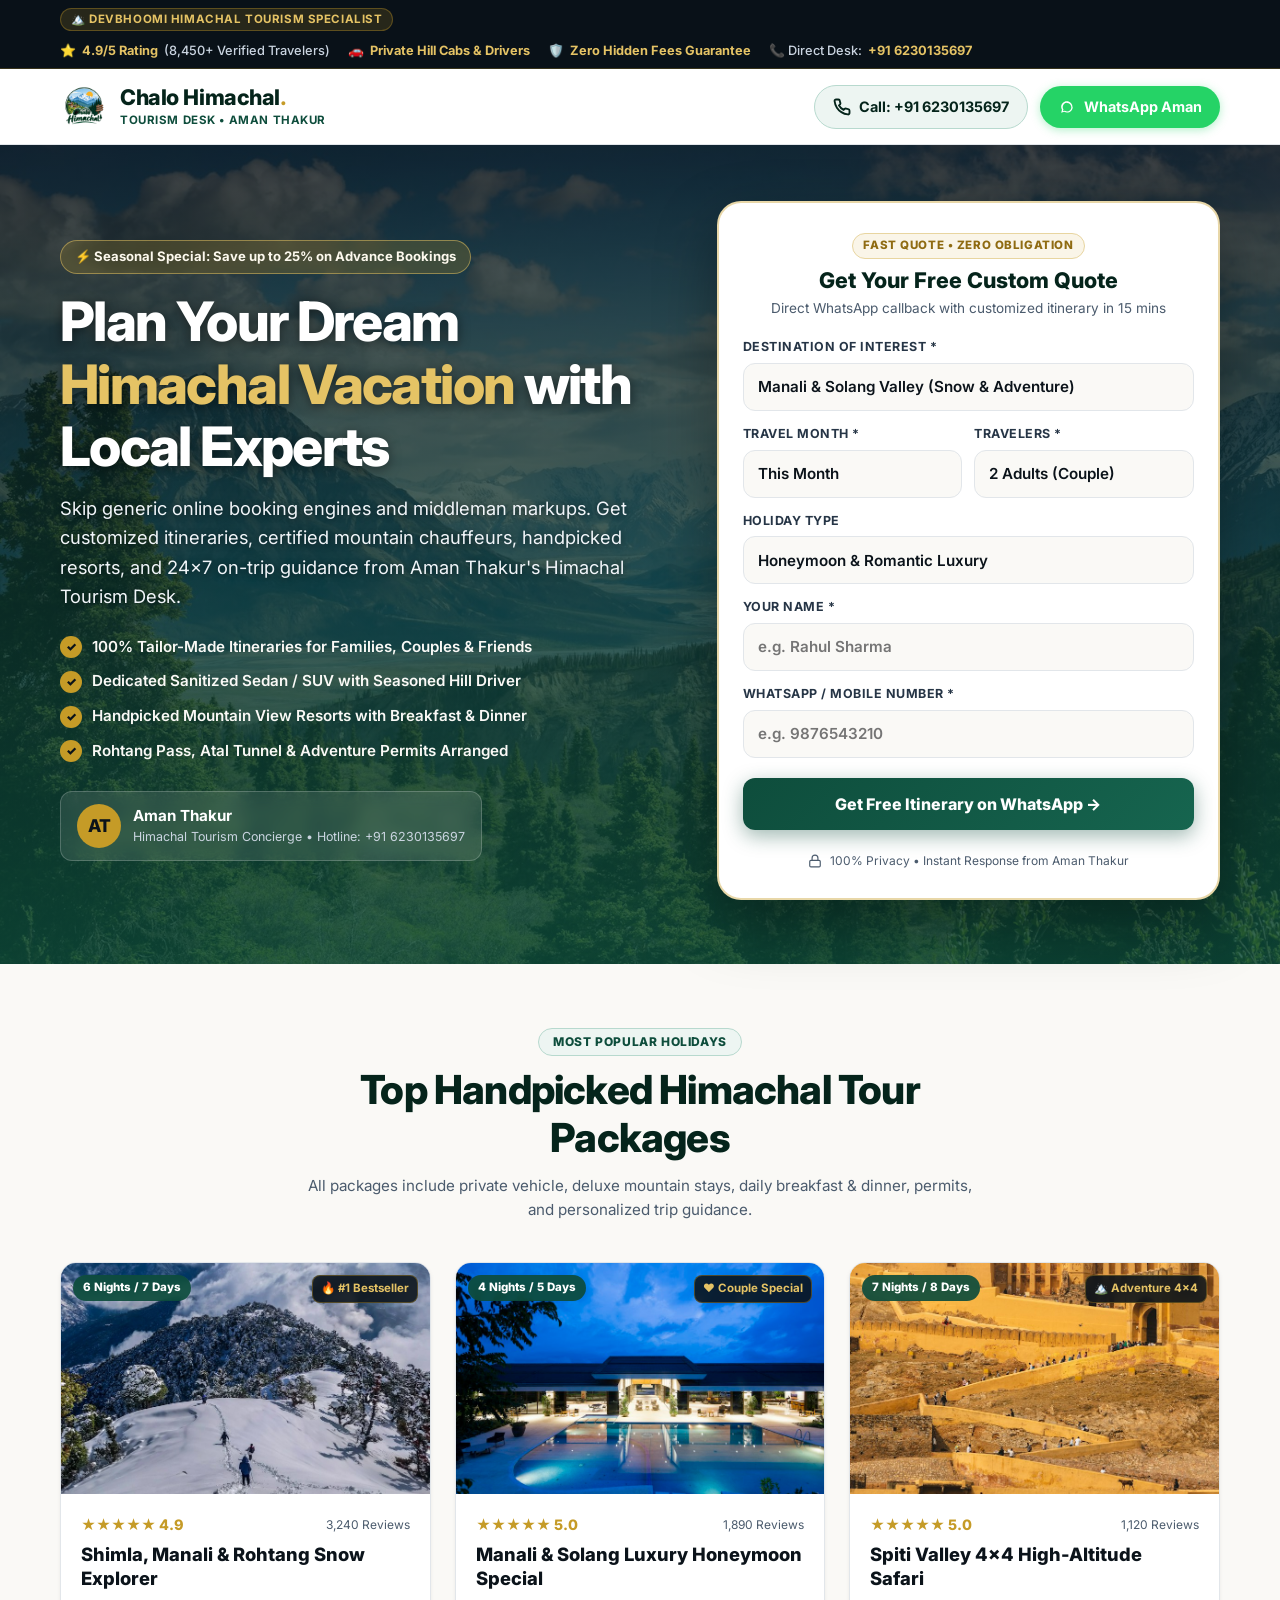
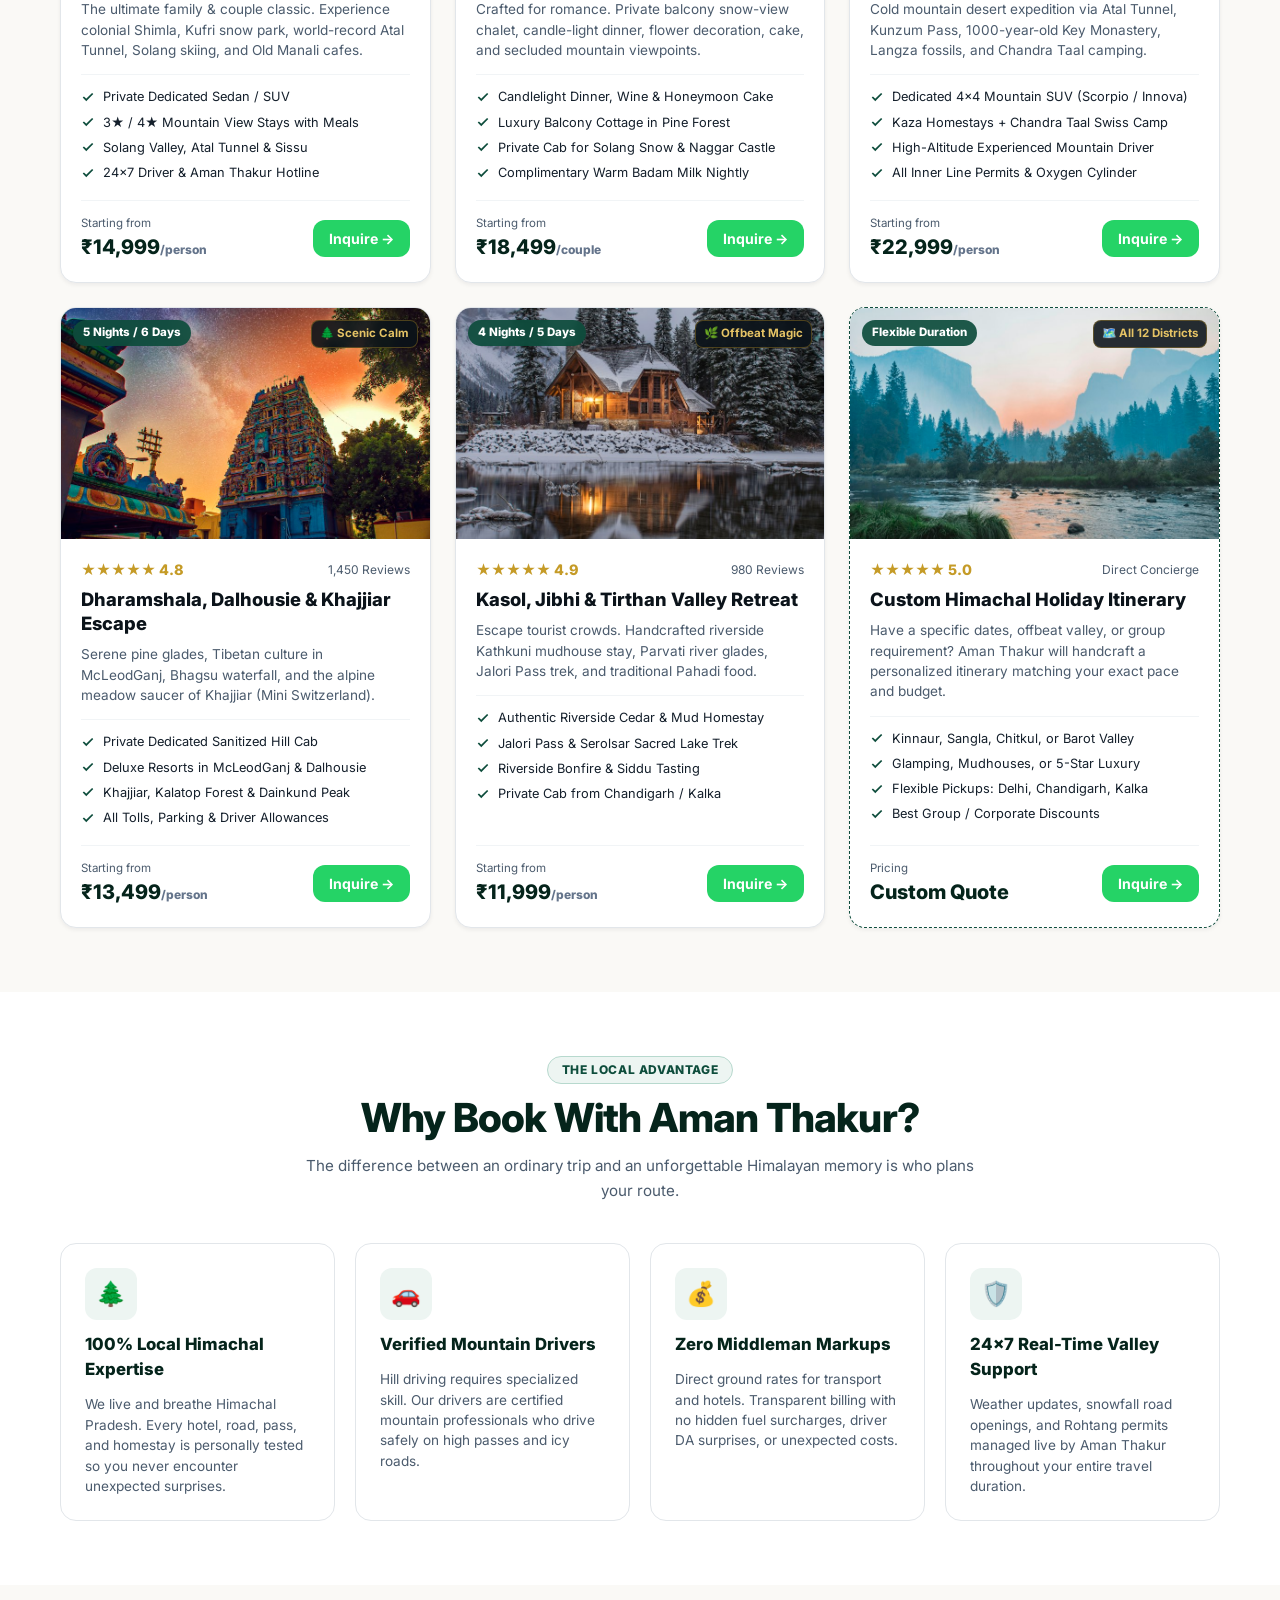
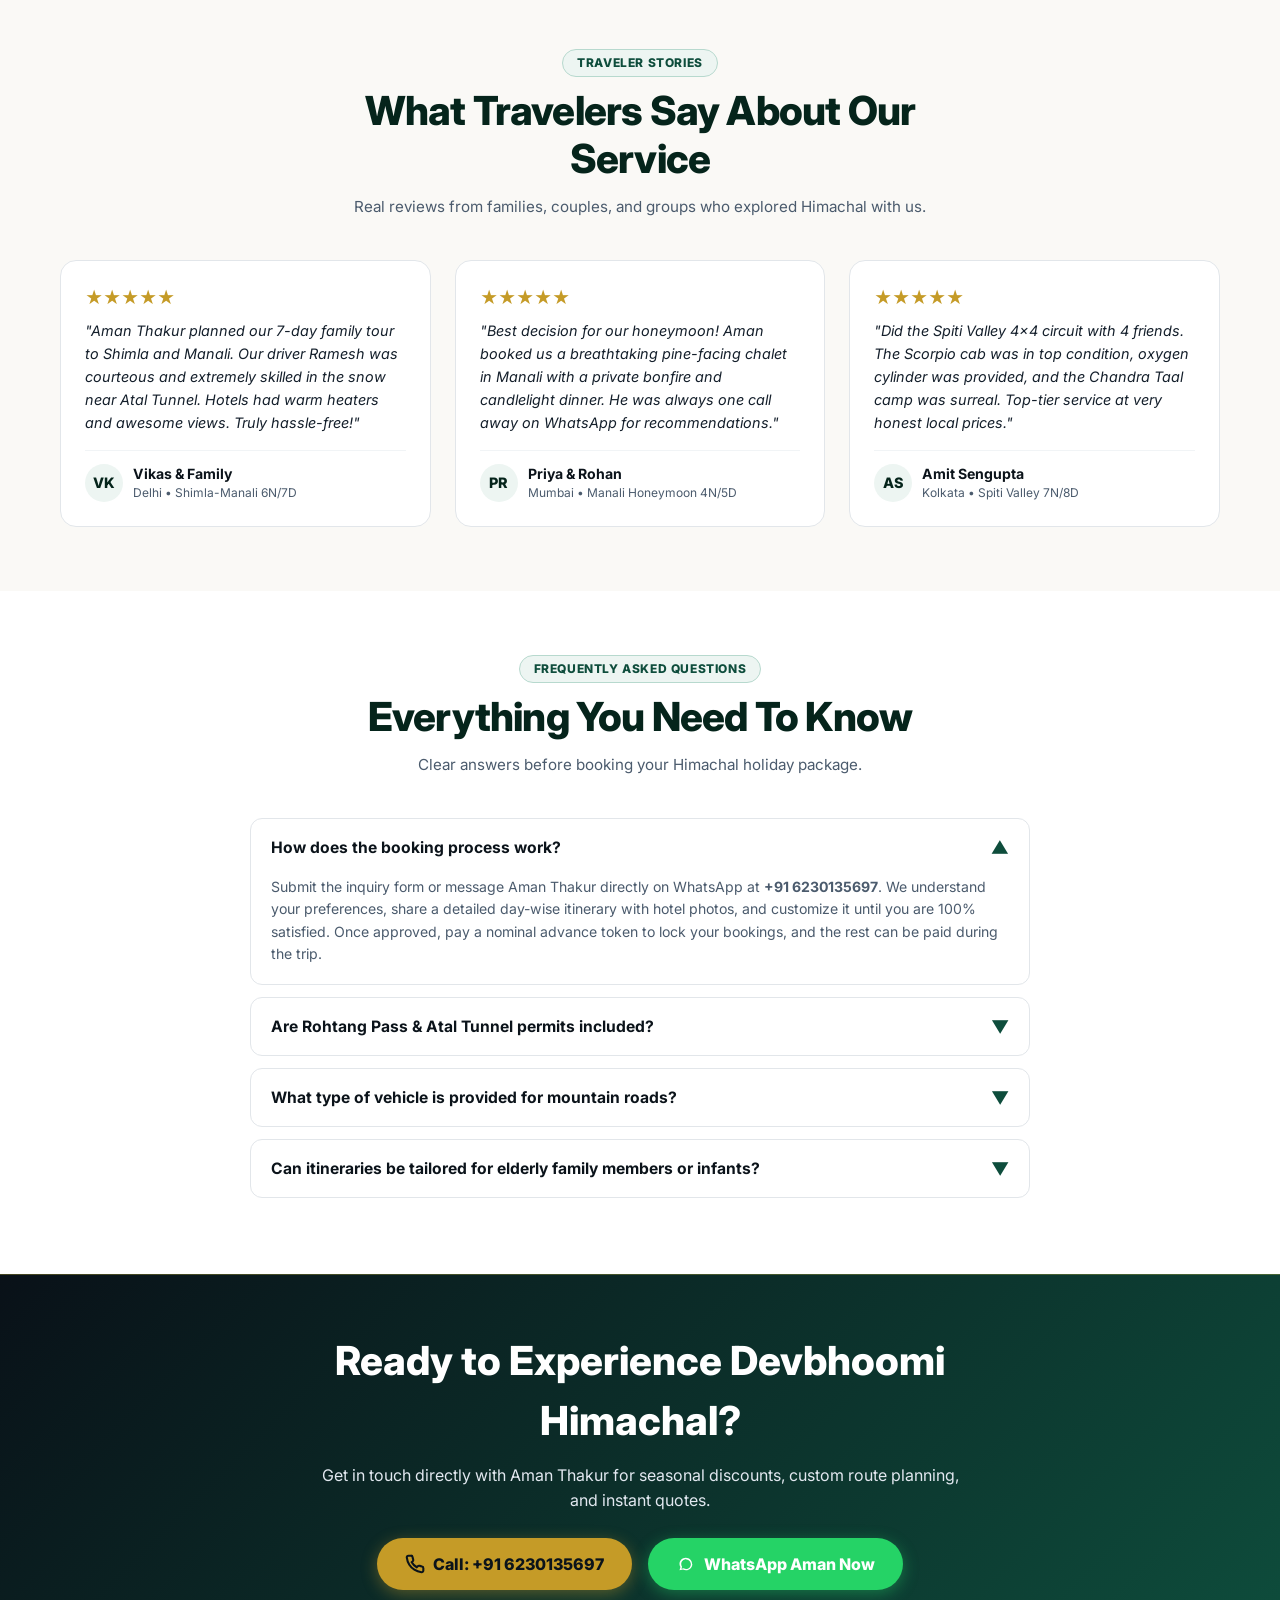
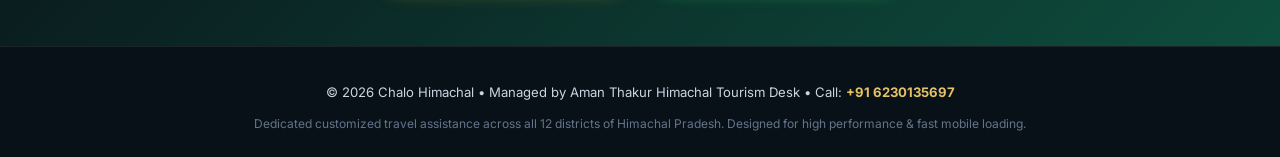
<file: lp/index.html>
<!DOCTYPE html>
<html lang="en">
<head>
  <meta charset="UTF-8">
  <meta name="viewport" content="width=device-width, initial-scale=1.0">
  <title>Himachal Tour Packages 2026 | Customized Mountain Holidays by Aman Thakur</title>
  <meta name="description" content="Book custom Himachal tour packages with local specialist Aman Thakur (+91 6230135697). Shimla, Manali snow tours, Rohtang permits, Spiti 4x4 safaris, and family luxury chalets. Direct local pricing with zero middleman markup.">
  <meta name="keywords" content="Himachal Tour Packages, Manali Tour Package, Shimla Honeymoon, Spiti Valley Tour, Himachal Holiday Package, Aman Thakur, Chalo Himachal">
  
  <!-- Preconnect for Performance -->
  <link rel="preconnect" href="https://fonts.googleapis.com">
  <link rel="preconnect" href="https://fonts.gstatic.com" crossorigin>
  <link rel="preconnect" href="https://images.unsplash.com">
  
  <!-- Typography & CSS -->
  <link href="https://fonts.googleapis.com/css2?family=Inter:wght@400;500;600;700;800;900&display=swap" rel="stylesheet">
  <link rel="stylesheet" href="lp-styles.css">
  
  <!-- Favicons -->
  <link rel="icon" type="image/png" href="favicon.png">
  <link rel="apple-touch-icon" href="favicon-180.png">
</head>
<body>

  <!-- 1. Top Trust & Quality Strip -->
  <div class="top-trust-strip" role="region" aria-label="Trust Signals">
    <div class="container trust-strip-inner">
      <div class="trust-badge-pill">
        <span>🏔️ Devbhoomi Himachal Tourism Specialist</span>
      </div>
      <div class="trust-items">
        <span class="trust-item">⭐ <strong>4.9/5 Rating</strong> (8,450+ Verified Travelers)</span>
        <span class="trust-item">🚗 <strong>Private Hill Cabs &amp; Drivers</strong></span>
        <span class="trust-item">🛡️ <strong>Zero Hidden Fees Guarantee</strong></span>
        <span class="trust-item">📞 Direct Desk: <a href="tel:6230135697" style="color: #E5C365; font-weight: 700;">+91 6230135697</a></span>
      </div>
    </div>
  </div>

  <!-- 2. Minimal Conversion Header (Zero Leak) -->
  <header class="lp-header" role="banner">
    <div class="container lp-header-inner">
      <div class="brand-block">
        <img src="chalo-himachal-logo.png" onerror="this.onerror=null;this.src='../chalo-himachal-logo.png';" alt="Chalo Himachal Logo" class="brand-logo-img">
        <div class="brand-titles">
          <span class="brand-name">Chalo Himachal<span>.</span></span>
          <span class="brand-sub">Tourism Desk &bull; Aman Thakur</span>
        </div>
      </div>

      <div class="header-cta-group">
        <a href="tel:6230135697" class="btn-header-call" aria-label="Call Aman Thakur">
          <svg width="18" height="18" viewBox="0 0 24 24" fill="none" stroke="currentColor" stroke-width="2.5"><path d="M22 16.92v3a2 2 0 0 1-2.18 2 19.79 19.79 0 0 1-8.63-3.07 19.5 19.5 0 0 1-6-6 19.79 19.79 0 0 1-3.07-8.67A2 2 0 0 1 4.11 2h3a2 2 0 0 1 2 1.72 12.84 12.84 0 0 0 .7 2.81 2 2 0 0 1-.45 2.11L8.09 9.91a16 16 0 0 0 6 6l1.27-1.27a2 2 0 0 1 2.11-.45 12.84 12.84 0 0 0 2.81.7A2 2 0 0 1 22 16.92z"/></svg>
          <span>Call: +91 6230135697</span>
        </a>
        <a href="https://wa.me/916230135697?text=Hi%20Aman,%20I%20saw%20your%20Google%20Ad%20and%20want%20to%20plan%20a%20trip%20to%20Himachal%20Pradesh." target="_blank" rel="noopener noreferrer" class="btn-header-wa" aria-label="WhatsApp Aman Thakur">
          <svg width="18" height="18" viewBox="0 0 24 24" fill="currentColor"><path d="M12.031 6.172c-3.181 0-5.767 2.586-5.768 5.766-.001 1.298.38 2.27 1.019 3.287l-.711 2.598 2.669-.699c.969.585 1.961.916 2.801.917h.001c3.182 0 5.768-2.587 5.769-5.766.001-3.182-2.585-5.767-5.769-5.767zm7.55 5.765c-.001 4.162-3.388 7.55-7.55 7.55-1.309 0-2.576-.341-3.69-1.001l-4.141 1.086 1.106-4.041c-.722-1.168-1.104-2.518-1.104-3.594.001-4.163 3.388-7.551 7.551-7.551 4.163 0 7.55 3.388 7.55 7.55z"/></svg>
          <span>WhatsApp Aman</span>
        </a>
      </div>
    </div>
  </header>

  <!-- 3. Hero Section & Fast Lead Capture Form -->
  <section class="lp-hero" id="heroLead">
    <div class="container hero-grid">
      <!-- Left: High Impact Value Proposition -->
      <div class="hero-content">
        <div class="urgency-badge">
          <span>⚡ Seasonal Special: Save up to 25% on Advance Bookings</span>
        </div>

        <h1 class="hero-title">
          Plan Your Dream <span class="highlight-gold">Himachal Vacation</span> with Local Experts
        </h1>

        <p class="hero-subtitle">
          Skip generic online booking engines and middleman markups. Get customized itineraries, certified mountain chauffeurs, handpicked resorts, and 24x7 on-trip guidance from Aman Thakur's Himachal Tourism Desk.
        </p>

        <ul class="hero-value-points">
          <li class="hero-value-point">
            <span class="check-icon">✓</span>
            <span>100% Tailor-Made Itineraries for Families, Couples &amp; Friends</span>
          </li>
          <li class="hero-value-point">
            <span class="check-icon">✓</span>
            <span>Dedicated Sanitized Sedan / SUV with Seasoned Hill Driver</span>
          </li>
          <li class="hero-value-point">
            <span class="check-icon">✓</span>
            <span>Handpicked Mountain View Resorts with Breakfast &amp; Dinner</span>
          </li>
          <li class="hero-value-point">
            <span class="check-icon">✓</span>
            <span>Rohtang Pass, Atal Tunnel &amp; Adventure Permits Arranged</span>
          </li>
        </ul>

        <div class="hero-advisor-chip">
          <div class="advisor-avatar">AT</div>
          <div class="advisor-meta">
            <span class="advisor-name">Aman Thakur</span>
            <span class="advisor-role">Himachal Tourism Concierge &bull; Hotline: +91 6230135697</span>
          </div>
        </div>
      </div>

      <!-- Right: Above-the-Fold Lead Capture Form -->
      <div class="lead-form-card" id="leadCaptureForm">
        <div class="form-header">
          <span class="form-tag">Fast Quote &bull; Zero Obligation</span>
          <h2 class="form-title">Get Your Free Custom Quote</h2>
          <p class="form-sub">Direct WhatsApp callback with customized itinerary in 15 mins</p>
        </div>

        <form class="lead-form" id="adLeadForm">
          <div class="form-field-group">
            <label for="destSelect" class="form-label">Destination of Interest *</label>
            <select id="destSelect" class="form-select" required>
              <option value="Manali & Solang Valley (Snow & Adventure)">Manali &amp; Solang Valley (Snow &amp; Adventure)</option>
              <option value="Shimla & Kufri (Colonial Heritage)">Shimla &amp; Kufri (Colonial Heritage)</option>
              <option value="Complete Himachal Explorer (Shimla + Manali)">Complete Himachal Explorer (Shimla + Manali)</option>
              <option value="Spiti Valley 4x4 High-Altitude Expedition">Spiti Valley 4x4 High-Altitude Expedition</option>
              <option value="Dharamshala, Dalhousie & Khajjiar">Dharamshala, Dalhousie &amp; Khajjiar</option>
              <option value="Kasol, Jibhi & Tirthan Valley (Offbeat)">Kasol, Jibhi &amp; Tirthan Valley (Offbeat)</option>
              <option value="Custom Himachal Tour (All 12 Districts)">Custom Himachal Tour (All 12 Districts)</option>
            </select>
          </div>

          <div class="form-row-2">
            <div class="form-field-group">
              <label for="travelDate" class="form-label">Travel Month *</label>
              <select id="travelDate" class="form-select" required>
                <option value="This Month">This Month</option>
                <option value="Next Month">Next Month</option>
                <option value="Winter / Snow Season">Winter / Snow Season</option>
                <option value="Spring / Summer 2026">Spring / Summer 2026</option>
                <option value="Dates Flexible">Dates Flexible</option>
              </select>
            </div>

            <div class="form-field-group">
              <label for="travelerCount" class="form-label">Travelers *</label>
              <select id="travelerCount" class="form-select" required>
                <option value="2 Adults (Couple)">2 Adults (Couple)</option>
                <option value="Family (3-4 Persons)">Family (3-4 Persons)</option>
                <option value="Group (5-8 Persons)">Group (5-8 Persons)</option>
                <option value="Large Group (9+ Persons)">Large Group (9+ Persons)</option>
                <option value="Solo / Backpacking">Solo / Backpacking</option>
              </select>
            </div>
          </div>

          <div class="form-field-group">
            <label for="tripType" class="form-label">Holiday Type</label>
            <select id="tripType" class="form-select">
              <option value="Honeymoon & Romantic">Honeymoon &amp; Romantic Luxury</option>
              <option value="Family Holiday">Family Holiday with Kids/Parents</option>
              <option value="Friends Adventure & Snow">Friends Adventure &amp; Snow Tour</option>
              <option value="Peaceful Offbeat Homestay">Peaceful Offbeat Homestay &amp; Nature</option>
            </select>
          </div>

          <div class="form-field-group">
            <label for="travelerName" class="form-label">Your Name *</label>
            <input type="text" id="travelerName" class="form-input" placeholder="e.g. Rahul Sharma" required>
          </div>

          <div class="form-field-group">
            <label for="travelerPhone" class="form-label">WhatsApp / Mobile Number *</label>
            <input type="tel" id="travelerPhone" class="form-input" placeholder="e.g. 9876543210" pattern="[0-9]{10}" required>
          </div>

          <button type="submit" class="btn-submit-lead" id="btnSubmitLead">
            <span>Get Free Itinerary on WhatsApp &rarr;</span>
          </button>

          <div class="form-guarantee">
            <svg width="14" height="14" viewBox="0 0 24 24" fill="none" stroke="currentColor" stroke-width="2"><rect x="3" y="11" width="18" height="11" rx="2" ry="2"/><path d="M7 11V7a5 5 0 0 1 10 0v4"/></svg>
            <span>100% Privacy &bull; Instant Response from Aman Thakur</span>
          </div>
        </form>
      </div>
    </div>
  </section>

  <!-- 4. Top Bestselling Google Ads Tour Packages -->
  <section class="section-py bg-slate" id="adPackages">
    <div class="container">
      <div class="section-title-wrap">
        <span class="section-pill">Most Popular Holidays</span>
        <h2 class="section-heading">Top Handpicked Himachal Tour Packages</h2>
        <p class="section-subtext">All packages include private vehicle, deluxe mountain stays, daily breakfast &amp; dinner, permits, and personalized trip guidance.</p>
      </div>

      <div class="packages-grid">
        <!-- Package 1: Shimla & Manali -->
        <article class="package-card">
          <div class="package-media">
            <img src="images/shimla-manali.jpg" onerror="this.onerror=null;this.src='https://images.unsplash.com/photo-1626621341517-bbf3d9990a23?w=800&auto=format&fit=crop&q=80';" alt="Shimla Manali Rohtang Tour Package" loading="eager" decoding="async">
            <span class="package-duration-pill">6 Nights / 7 Days</span>
            <span class="package-deal-chip">🔥 #1 Bestseller</span>
          </div>
          <div class="package-body">
            <div class="package-rating-row">
              <span class="star-rating">★★★★★ 4.9</span>
              <span class="rating-count">3,240 Reviews</span>
            </div>
            <h3 class="package-title">Shimla, Manali &amp; Rohtang Snow Explorer</h3>
            <p class="package-desc">The ultimate family &amp; couple classic. Experience colonial Shimla, Kufri snow park, world-record Atal Tunnel, Solang skiing, and Old Manali cafes.</p>
            <ul class="inclusions-list">
              <li><svg viewBox="0 0 24 24" fill="none" stroke="currentColor" stroke-width="3"><polyline points="20 6 9 17 4 12"/></svg> Private Dedicated Sedan / SUV</li>
              <li><svg viewBox="0 0 24 24" fill="none" stroke="currentColor" stroke-width="3"><polyline points="20 6 9 17 4 12"/></svg> 3★ / 4★ Mountain View Stays with Meals</li>
              <li><svg viewBox="0 0 24 24" fill="none" stroke="currentColor" stroke-width="3"><polyline points="20 6 9 17 4 12"/></svg> Solang Valley, Atal Tunnel &amp; Sissu</li>
              <li><svg viewBox="0 0 24 24" fill="none" stroke="currentColor" stroke-width="3"><polyline points="20 6 9 17 4 12"/></svg> 24x7 Driver &amp; Aman Thakur Hotline</li>
            </ul>
            <div class="package-footer">
              <div class="package-price-wrap">
                <span class="package-price-sub">Starting from</span>
                <span class="package-price-val">₹14,999<small style="font-size:0.75rem; color:#64748B;">/person</small></span>
              </div>
              <button class="btn-package-inquire" data-package="Shimla & Manali Snow Explorer" data-dest="Complete Himachal Explorer (Shimla + Manali)">
                <span>Inquire &rarr;</span>
              </button>
            </div>
          </div>
        </article>

        <!-- Package 2: Manali Honeymoon Special -->
        <article class="package-card">
          <div class="package-media">
            <img src="images/honeymoon.jpg" onerror="this.onerror=null;this.src='https://images.unsplash.com/photo-1542314831-068cd1dbfeeb?w=800&auto=format&fit=crop&q=80';" alt="Manali Honeymoon Special Package" loading="eager" decoding="async">
            <span class="package-duration-pill">4 Nights / 5 Days</span>
            <span class="package-deal-chip">❤️ Couple Special</span>
          </div>
          <div class="package-body">
            <div class="package-rating-row">
              <span class="star-rating">★★★★★ 5.0</span>
              <span class="rating-count">1,890 Reviews</span>
            </div>
            <h3 class="package-title">Manali &amp; Solang Luxury Honeymoon Special</h3>
            <p class="package-desc">Crafted for romance. Private balcony snow-view chalet, candle-light dinner, flower decoration, cake, and secluded mountain viewpoints.</p>
            <ul class="inclusions-list">
              <li><svg viewBox="0 0 24 24" fill="none" stroke="currentColor" stroke-width="3"><polyline points="20 6 9 17 4 12"/></svg> Candlelight Dinner, Wine &amp; Honeymoon Cake</li>
              <li><svg viewBox="0 0 24 24" fill="none" stroke="currentColor" stroke-width="3"><polyline points="20 6 9 17 4 12"/></svg> Luxury Balcony Cottage in Pine Forest</li>
              <li><svg viewBox="0 0 24 24" fill="none" stroke="currentColor" stroke-width="3"><polyline points="20 6 9 17 4 12"/></svg> Private Cab for Solang Snow &amp; Naggar Castle</li>
              <li><svg viewBox="0 0 24 24" fill="none" stroke="currentColor" stroke-width="3"><polyline points="20 6 9 17 4 12"/></svg> Complimentary Warm Badam Milk Nightly</li>
            </ul>
            <div class="package-footer">
              <div class="package-price-wrap">
                <span class="package-price-sub">Starting from</span>
                <span class="package-price-val">₹18,499<small style="font-size:0.75rem; color:#64748B;">/couple</small></span>
              </div>
              <button class="btn-package-inquire" data-package="Manali Luxury Honeymoon" data-dest="Manali & Solang Valley (Snow & Adventure)">
                <span>Inquire &rarr;</span>
              </button>
            </div>
          </div>
        </article>

        <!-- Package 3: Spiti Valley 4x4 Expedition -->
        <article class="package-card">
          <div class="package-media">
            <img src="images/spiti-safari.jpg" onerror="this.onerror=null;this.src='https://images.unsplash.com/photo-1599661046289-e31897846e41?w=800&auto=format&fit=crop&q=80';" alt="Spiti Valley 4x4 Safari Tour Package" loading="eager" decoding="async">
            <span class="package-duration-pill">7 Nights / 8 Days</span>
            <span class="package-deal-chip">🏔️ Adventure 4x4</span>
          </div>
          <div class="package-body">
            <div class="package-rating-row">
              <span class="star-rating">★★★★★ 5.0</span>
              <span class="rating-count">1,120 Reviews</span>
            </div>
            <h3 class="package-title">Spiti Valley 4x4 High-Altitude Safari</h3>
            <p class="package-desc">Cold mountain desert expedition via Atal Tunnel, Kunzum Pass, 1000-year-old Key Monastery, Langza fossils, and Chandra Taal camping.</p>
            <ul class="inclusions-list">
              <li><svg viewBox="0 0 24 24" fill="none" stroke="currentColor" stroke-width="3"><polyline points="20 6 9 17 4 12"/></svg> Dedicated 4x4 Mountain SUV (Scorpio / Innova)</li>
              <li><svg viewBox="0 0 24 24" fill="none" stroke="currentColor" stroke-width="3"><polyline points="20 6 9 17 4 12"/></svg> Kaza Homestays + Chandra Taal Swiss Camp</li>
              <li><svg viewBox="0 0 24 24" fill="none" stroke="currentColor" stroke-width="3"><polyline points="20 6 9 17 4 12"/></svg> High-Altitude Experienced Mountain Driver</li>
              <li><svg viewBox="0 0 24 24" fill="none" stroke="currentColor" stroke-width="3"><polyline points="20 6 9 17 4 12"/></svg> All Inner Line Permits &amp; Oxygen Cylinder</li>
            </ul>
            <div class="package-footer">
              <div class="package-price-wrap">
                <span class="package-price-sub">Starting from</span>
                <span class="package-price-val">₹22,999<small style="font-size:0.75rem; color:#64748B;">/person</small></span>
              </div>
              <button class="btn-package-inquire" data-package="Spiti Valley 4x4 Safari" data-dest="Spiti Valley 4x4 High-Altitude Expedition">
                <span>Inquire &rarr;</span>
              </button>
            </div>
          </div>
        </article>

        <!-- Package 4: Dharamshala & Dalhousie -->
        <article class="package-card">
          <div class="package-media">
            <img src="images/dharamshala.jpg" onerror="this.onerror=null;this.src='https://images.unsplash.com/photo-1582510003544-4d00b7f74220?w=800&auto=format&fit=crop&q=80';" alt="Dharamshala Dalhousie Tour Package" loading="eager" decoding="async">
            <span class="package-duration-pill">5 Nights / 6 Days</span>
            <span class="package-deal-chip">🌲 Scenic Calm</span>
          </div>
          <div class="package-body">
            <div class="package-rating-row">
              <span class="star-rating">★★★★★ 4.8</span>
              <span class="rating-count">1,450 Reviews</span>
            </div>
            <h3 class="package-title">Dharamshala, Dalhousie &amp; Khajjiar Escape</h3>
            <p class="package-desc">Serene pine glades, Tibetan culture in McLeodGanj, Bhagsu waterfall, and the alpine meadow saucer of Khajjiar (Mini Switzerland).</p>
            <ul class="inclusions-list">
              <li><svg viewBox="0 0 24 24" fill="none" stroke="currentColor" stroke-width="3"><polyline points="20 6 9 17 4 12"/></svg> Private Dedicated Sanitized Hill Cab</li>
              <li><svg viewBox="0 0 24 24" fill="none" stroke="currentColor" stroke-width="3"><polyline points="20 6 9 17 4 12"/></svg> Deluxe Resorts in McLeodGanj &amp; Dalhousie</li>
              <li><svg viewBox="0 0 24 24" fill="none" stroke="currentColor" stroke-width="3"><polyline points="20 6 9 17 4 12"/></svg> Khajjiar, Kalatop Forest &amp; Dainkund Peak</li>
              <li><svg viewBox="0 0 24 24" fill="none" stroke="currentColor" stroke-width="3"><polyline points="20 6 9 17 4 12"/></svg> All Tolls, Parking &amp; Driver Allowances</li>
            </ul>
            <div class="package-footer">
              <div class="package-price-wrap">
                <span class="package-price-sub">Starting from</span>
                <span class="package-price-val">₹13,499<small style="font-size:0.75rem; color:#64748B;">/person</small></span>
              </div>
              <button class="btn-package-inquire" data-package="Dharamshala & Dalhousie Escape" data-dest="Dharamshala, Dalhousie & Khajjiar">
                <span>Inquire &rarr;</span>
              </button>
            </div>
          </div>
        </article>

        <!-- Package 5: Kasol & Jibhi Offbeat -->
        <article class="package-card">
          <div class="package-media">
            <img src="images/kasol-jibhi.jpg" onerror="this.onerror=null;this.src='https://images.unsplash.com/photo-1510798831971-661eb04b3739?w=800&auto=format&fit=crop&q=80';" alt="Kasol Jibhi Tirthan Tour Package" loading="eager" decoding="async">
            <span class="package-duration-pill">4 Nights / 5 Days</span>
            <span class="package-deal-chip">🌿 Offbeat Magic</span>
          </div>
          <div class="package-body">
            <div class="package-rating-row">
              <span class="star-rating">★★★★★ 4.9</span>
              <span class="rating-count">980 Reviews</span>
            </div>
            <h3 class="package-title">Kasol, Jibhi &amp; Tirthan Valley Retreat</h3>
            <p class="package-desc">Escape tourist crowds. Handcrafted riverside Kathkuni mudhouse stay, Parvati river glades, Jalori Pass trek, and traditional Pahadi food.</p>
            <ul class="inclusions-list">
              <li><svg viewBox="0 0 24 24" fill="none" stroke="currentColor" stroke-width="3"><polyline points="20 6 9 17 4 12"/></svg> Authentic Riverside Cedar &amp; Mud Homestay</li>
              <li><svg viewBox="0 0 24 24" fill="none" stroke="currentColor" stroke-width="3"><polyline points="20 6 9 17 4 12"/></svg> Jalori Pass &amp; Serolsar Sacred Lake Trek</li>
              <li><svg viewBox="0 0 24 24" fill="none" stroke="currentColor" stroke-width="3"><polyline points="20 6 9 17 4 12"/></svg> Riverside Bonfire &amp; Siddu Tasting</li>
              <li><svg viewBox="0 0 24 24" fill="none" stroke="currentColor" stroke-width="3"><polyline points="20 6 9 17 4 12"/></svg> Private Cab from Chandigarh / Kalka</li>
            </ul>
            <div class="package-footer">
              <div class="package-price-wrap">
                <span class="package-price-sub">Starting from</span>
                <span class="package-price-val">₹11,999<small style="font-size:0.75rem; color:#64748B;">/person</small></span>
              </div>
              <button class="btn-package-inquire" data-package="Kasol & Jibhi Offbeat Retreat" data-dest="Kasol, Jibhi & Tirthan Valley (Offbeat)">
                <span>Inquire &rarr;</span>
              </button>
            </div>
          </div>
        </article>

        <!-- Package 6: Custom Itinerary Card -->
        <article class="package-card" style="border-style: dashed; border-color: var(--primary);">
          <div class="package-media">
            <img src="images/custom-himachal.jpg" onerror="this.onerror=null;this.src='https://images.unsplash.com/photo-1506744038136-46273834b3fb?w=800&auto=format&fit=crop&q=80';" alt="Custom Himachal Tour Package" loading="eager" decoding="async">
            <span class="package-duration-pill">Flexible Duration</span>
            <span class="package-deal-chip">🗺️ All 12 Districts</span>
          </div>
          <div class="package-body">
            <div class="package-rating-row">
              <span class="star-rating">★★★★★ 5.0</span>
              <span class="rating-count">Direct Concierge</span>
            </div>
            <h3 class="package-title">Custom Himachal Holiday Itinerary</h3>
            <p class="package-desc">Have a specific dates, offbeat valley, or group requirement? Aman Thakur will handcraft a personalized itinerary matching your exact pace and budget.</p>
            <ul class="inclusions-list">
              <li><svg viewBox="0 0 24 24" fill="none" stroke="currentColor" stroke-width="3"><polyline points="20 6 9 17 4 12"/></svg> Kinnaur, Sangla, Chitkul, or Barot Valley</li>
              <li><svg viewBox="0 0 24 24" fill="none" stroke="currentColor" stroke-width="3"><polyline points="20 6 9 17 4 12"/></svg> Glamping, Mudhouses, or 5-Star Luxury</li>
              <li><svg viewBox="0 0 24 24" fill="none" stroke="currentColor" stroke-width="3"><polyline points="20 6 9 17 4 12"/></svg> Flexible Pickups: Delhi, Chandigarh, Kalka</li>
              <li><svg viewBox="0 0 24 24" fill="none" stroke="currentColor" stroke-width="3"><polyline points="20 6 9 17 4 12"/></svg> Best Group / Corporate Discounts</li>
            </ul>
            <div class="package-footer">
              <div class="package-price-wrap">
                <span class="package-price-sub">Pricing</span>
                <span class="package-price-val">Custom Quote</span>
              </div>
              <button class="btn-package-inquire" data-package="Custom Tour Itinerary" data-dest="Custom Himachal Tour (All 12 Districts)">
                <span>Inquire &rarr;</span>
              </button>
            </div>
          </div>
        </article>
      </div>
    </div>
  </section>

  <!-- 5. Why Choose Aman Thakur's Himachal Desk -->
  <section class="section-py" id="whyUs">
    <div class="container">
      <div class="section-title-wrap">
        <span class="section-pill">The Local Advantage</span>
        <h2 class="section-heading">Why Book With Aman Thakur?</h2>
        <p class="section-subtext">The difference between an ordinary trip and an unforgettable Himalayan memory is who plans your route.</p>
      </div>

      <div class="why-grid">
        <div class="why-card">
          <div class="why-icon-box">🌲</div>
          <h4>100% Local Himachal Expertise</h4>
          <p>We live and breathe Himachal Pradesh. Every hotel, road, pass, and homestay is personally tested so you never encounter unexpected surprises.</p>
        </div>

        <div class="why-card">
          <div class="why-icon-box">🚗</div>
          <h4>Verified Mountain Drivers</h4>
          <p>Hill driving requires specialized skill. Our drivers are certified mountain professionals who drive safely on high passes and icy roads.</p>
        </div>

        <div class="why-card">
          <div class="why-icon-box">💰</div>
          <h4>Zero Middleman Markups</h4>
          <p>Direct ground rates for transport and hotels. Transparent billing with no hidden fuel surcharges, driver DA surprises, or unexpected costs.</p>
        </div>

        <div class="why-card">
          <div class="why-icon-box">🛡️</div>
          <h4>24x7 Real-Time Valley Support</h4>
          <p>Weather updates, snowfall road openings, and Rohtang permits managed live by Aman Thakur throughout your entire travel duration.</p>
        </div>
      </div>
    </div>
  </section>

  <!-- 6. Verified Traveler Testimonials -->
  <section class="section-py bg-slate" id="testimonials">
    <div class="container">
      <div class="section-title-wrap">
        <span class="section-pill">Traveler Stories</span>
        <h2 class="section-heading">What Travelers Say About Our Service</h2>
        <p class="section-subtext">Real reviews from families, couples, and groups who explored Himachal with us.</p>
      </div>

      <div class="reviews-grid">
        <div class="review-box">
          <div class="review-stars">★★★★★</div>
          <p class="review-text">
            "Aman Thakur planned our 7-day family tour to Shimla and Manali. Our driver Ramesh was courteous and extremely skilled in the snow near Atal Tunnel. Hotels had warm heaters and awesome views. Truly hassle-free!"
          </p>
          <div class="reviewer-meta">
            <div class="reviewer-avatar">VK</div>
            <div class="reviewer-info">
              <span class="reviewer-name">Vikas &amp; Family</span>
              <span class="reviewer-trip">Delhi &bull; Shimla-Manali 6N/7D</span>
            </div>
          </div>
        </div>

        <div class="review-box">
          <div class="review-stars">★★★★★</div>
          <p class="review-text">
            "Best decision for our honeymoon! Aman booked us a breathtaking pine-facing chalet in Manali with a private bonfire and candlelight dinner. He was always one call away on WhatsApp for recommendations."
          </p>
          <div class="reviewer-meta">
            <div class="reviewer-avatar">PR</div>
            <div class="reviewer-info">
              <span class="reviewer-name">Priya &amp; Rohan</span>
              <span class="reviewer-trip">Mumbai &bull; Manali Honeymoon 4N/5D</span>
            </div>
          </div>
        </div>

        <div class="review-box">
          <div class="review-stars">★★★★★</div>
          <p class="review-text">
            "Did the Spiti Valley 4x4 circuit with 4 friends. The Scorpio cab was in top condition, oxygen cylinder was provided, and the Chandra Taal camp was surreal. Top-tier service at very honest local prices."
          </p>
          <div class="reviewer-meta">
            <div class="reviewer-avatar">AS</div>
            <div class="reviewer-info">
              <span class="reviewer-name">Amit Sengupta</span>
              <span class="reviewer-trip">Kolkata &bull; Spiti Valley 7N/8D</span>
            </div>
          </div>
        </div>
      </div>
    </div>
  </section>

  <!-- 7. Quick FAQ Accordion for PPC Traffic -->
  <section class="section-py" id="faq">
    <div class="container">
      <div class="section-title-wrap">
        <span class="section-pill">Frequently Asked Questions</span>
        <h2 class="section-heading">Everything You Need To Know</h2>
        <p class="section-subtext">Clear answers before booking your Himachal holiday package.</p>
      </div>

      <div class="faq-wrap">
        <div class="faq-item active">
          <button class="faq-trigger" type="button">
            <span>How does the booking process work?</span>
            <span class="faq-arrow">▼</span>
          </button>
          <div class="faq-content">
            Submit the inquiry form or message Aman Thakur directly on WhatsApp at <strong>+91 6230135697</strong>. We understand your preferences, share a detailed day-wise itinerary with hotel photos, and customize it until you are 100% satisfied. Once approved, pay a nominal advance token to lock your bookings, and the rest can be paid during the trip.
          </div>
        </div>

        <div class="faq-item">
          <button class="faq-trigger" type="button">
            <span>Are Rohtang Pass &amp; Atal Tunnel permits included?</span>
            <span class="faq-arrow">▼</span>
          </button>
          <div class="faq-content">
            Yes! Our packages cover assistance and arrangement for all necessary green taxes, NGT Rohtang permits, and high-altitude clearances so you avoid long queues and paperwork.
          </div>
        </div>

        <div class="faq-item">
          <button class="faq-trigger" type="button">
            <span>What type of vehicle is provided for mountain roads?</span>
            <span class="faq-arrow">▼</span>
          </button>
          <div class="faq-content">
            Depending on your group size and route, we provide dedicated private vehicles: Swift Dzire / Etios for couples, Toyota Innova / Crysta for families, and 4x4 Mahindra Scorpios for high-altitude Spiti expeditions. All vehicles are hill-certified, sanitized, and driven by licensed mountain chauffeurs.
          </div>
        </div>

        <div class="faq-item">
          <button class="faq-trigger" type="button">
            <span>Can itineraries be tailored for elderly family members or infants?</span>
            <span class="faq-arrow">▼</span>
          </button>
          <div class="faq-content">
            Absolutely. We specialize in relaxed, low-strain itineraries featuring gentle altitude acclimatization, hotels with elevator access/heaters, and flexible travel hours suited for seniors and children.
          </div>
        </div>
      </div>
    </div>
  </section>

  <!-- 8. Full Width Urgent CTA Banner -->
  <section class="urgent-cta-banner">
    <div class="container urgent-inner">
      <h2 class="urgent-heading">Ready to Experience Devbhoomi Himachal?</h2>
      <p class="urgent-text">
        Get in touch directly with Aman Thakur for seasonal discounts, custom route planning, and instant quotes.
      </p>
      <div class="urgent-actions">
        <a href="tel:6230135697" class="btn-urgent-call" aria-label="Call Aman Thakur Now">
          <svg width="20" height="20" viewBox="0 0 24 24" fill="none" stroke="currentColor" stroke-width="2.5"><path d="M22 16.92v3a2 2 0 0 1-2.18 2 19.79 19.79 0 0 1-8.63-3.07 19.5 19.5 0 0 1-6-6 19.79 19.79 0 0 1-3.07-8.67A2 2 0 0 1 4.11 2h3a2 2 0 0 1 2 1.72 12.84 12.84 0 0 0 .7 2.81 2 2 0 0 1-.45 2.11L8.09 9.91a16 16 0 0 0 6 6l1.27-1.27a2 2 0 0 1 2.11-.45 12.84 12.84 0 0 0 2.81.7A2 2 0 0 1 22 16.92z"/></svg>
          <span>Call: +91 6230135697</span>
        </a>
        <a href="https://wa.me/916230135697?text=Hi%20Aman,%20I%20saw%20your%20Google%20Ad%20and%20want%20to%20plan%20a%20trip%20to%20Himachal%20Pradesh." target="_blank" rel="noopener noreferrer" class="btn-urgent-wa" aria-label="WhatsApp Aman Thakur Now">
          <svg width="20" height="20" viewBox="0 0 24 24" fill="currentColor"><path d="M12.031 6.172c-3.181 0-5.767 2.586-5.768 5.766-.001 1.298.38 2.27 1.019 3.287l-.711 2.598 2.669-.699c.969.585 1.961.916 2.801.917h.001c3.182 0 5.768-2.587 5.769-5.766.001-3.182-2.585-5.767-5.769-5.767zm7.55 5.765c-.001 4.162-3.388 7.55-7.55 7.55-1.309 0-2.576-.341-3.69-1.001l-4.141 1.086 1.106-4.041c-.722-1.168-1.104-2.518-1.104-3.594.001-4.163 3.388-7.551 7.551-7.551 4.163 0 7.55 3.388 7.55 7.55z"/></svg>
          <span>WhatsApp Aman Now</span>
        </a>
      </div>
    </div>
  </section>

  <!-- 9. Clean Landing Page Footer -->
  <footer class="lp-footer" role="contentinfo">
    <div class="container">
      <p class="lp-footer-copy">
        &copy; 2026 Chalo Himachal &bull; Managed by Aman Thakur Himachal Tourism Desk &bull; Call: <a href="tel:6230135697" style="color:#E5C365; font-weight:700;">+91 6230135697</a>
      </p>
      <p class="lp-footer-sub">
        Dedicated customized travel assistance across all 12 districts of Himachal Pradesh. Designed for high performance &amp; fast mobile loading.
      </p>
    </div>
  </footer>

  <!-- 10. Sticky Mobile Bottom Conversion Bar (Fixed) -->
  <div class="mobile-sticky-bar" role="region" aria-label="Quick Action Bar">
    <a href="tel:6230135697" class="btn-mobile-call">
      <svg width="18" height="18" viewBox="0 0 24 24" fill="none" stroke="currentColor" stroke-width="2.5"><path d="M22 16.92v3a2 2 0 0 1-2.18 2 19.79 19.79 0 0 1-8.63-3.07 19.5 19.5 0 0 1-6-6 19.79 19.79 0 0 1-3.07-8.67A2 2 0 0 1 4.11 2h3a2 2 0 0 1 2 1.72 12.84 12.84 0 0 0 .7 2.81 2 2 0 0 1-.45 2.11L8.09 9.91a16 16 0 0 0 6 6l1.27-1.27a2 2 0 0 1 2.11-.45 12.84 12.84 0 0 0 2.81.7A2 2 0 0 1 22 16.92z"/></svg>
      <span>Call Now</span>
    </a>
    <a href="https://wa.me/916230135697?text=Hi%20Aman,%20I%20saw%20your%20Google%20Ad%20and%20want%20to%20plan%20a%20trip%20to%20Himachal%20Pradesh." target="_blank" rel="noopener noreferrer" class="btn-mobile-wa">
      <svg width="18" height="18" viewBox="0 0 24 24" fill="currentColor"><path d="M12.031 6.172c-3.181 0-5.767 2.586-5.768 5.766-.001 1.298.38 2.27 1.019 3.287l-.711 2.598 2.669-.699c.969.585 1.961.916 2.801.917h.001c3.182 0 5.768-2.587 5.769-5.766.001-3.182-2.585-5.767-5.769-5.767zm7.55 5.765c-.001 4.162-3.388 7.55-7.55 7.55-1.309 0-2.576-.341-3.69-1.001l-4.141 1.086 1.106-4.041c-.722-1.168-1.104-2.518-1.104-3.594.001-4.163 3.388-7.551 7.551-7.551 4.163 0 7.55 3.388 7.55 7.55z"/></svg>
      <span>WhatsApp Quote</span>
    </a>
  </div>

  <!-- JavaScript -->
  <script src="lp.js" defer></script>
</body>
</html>
</file>
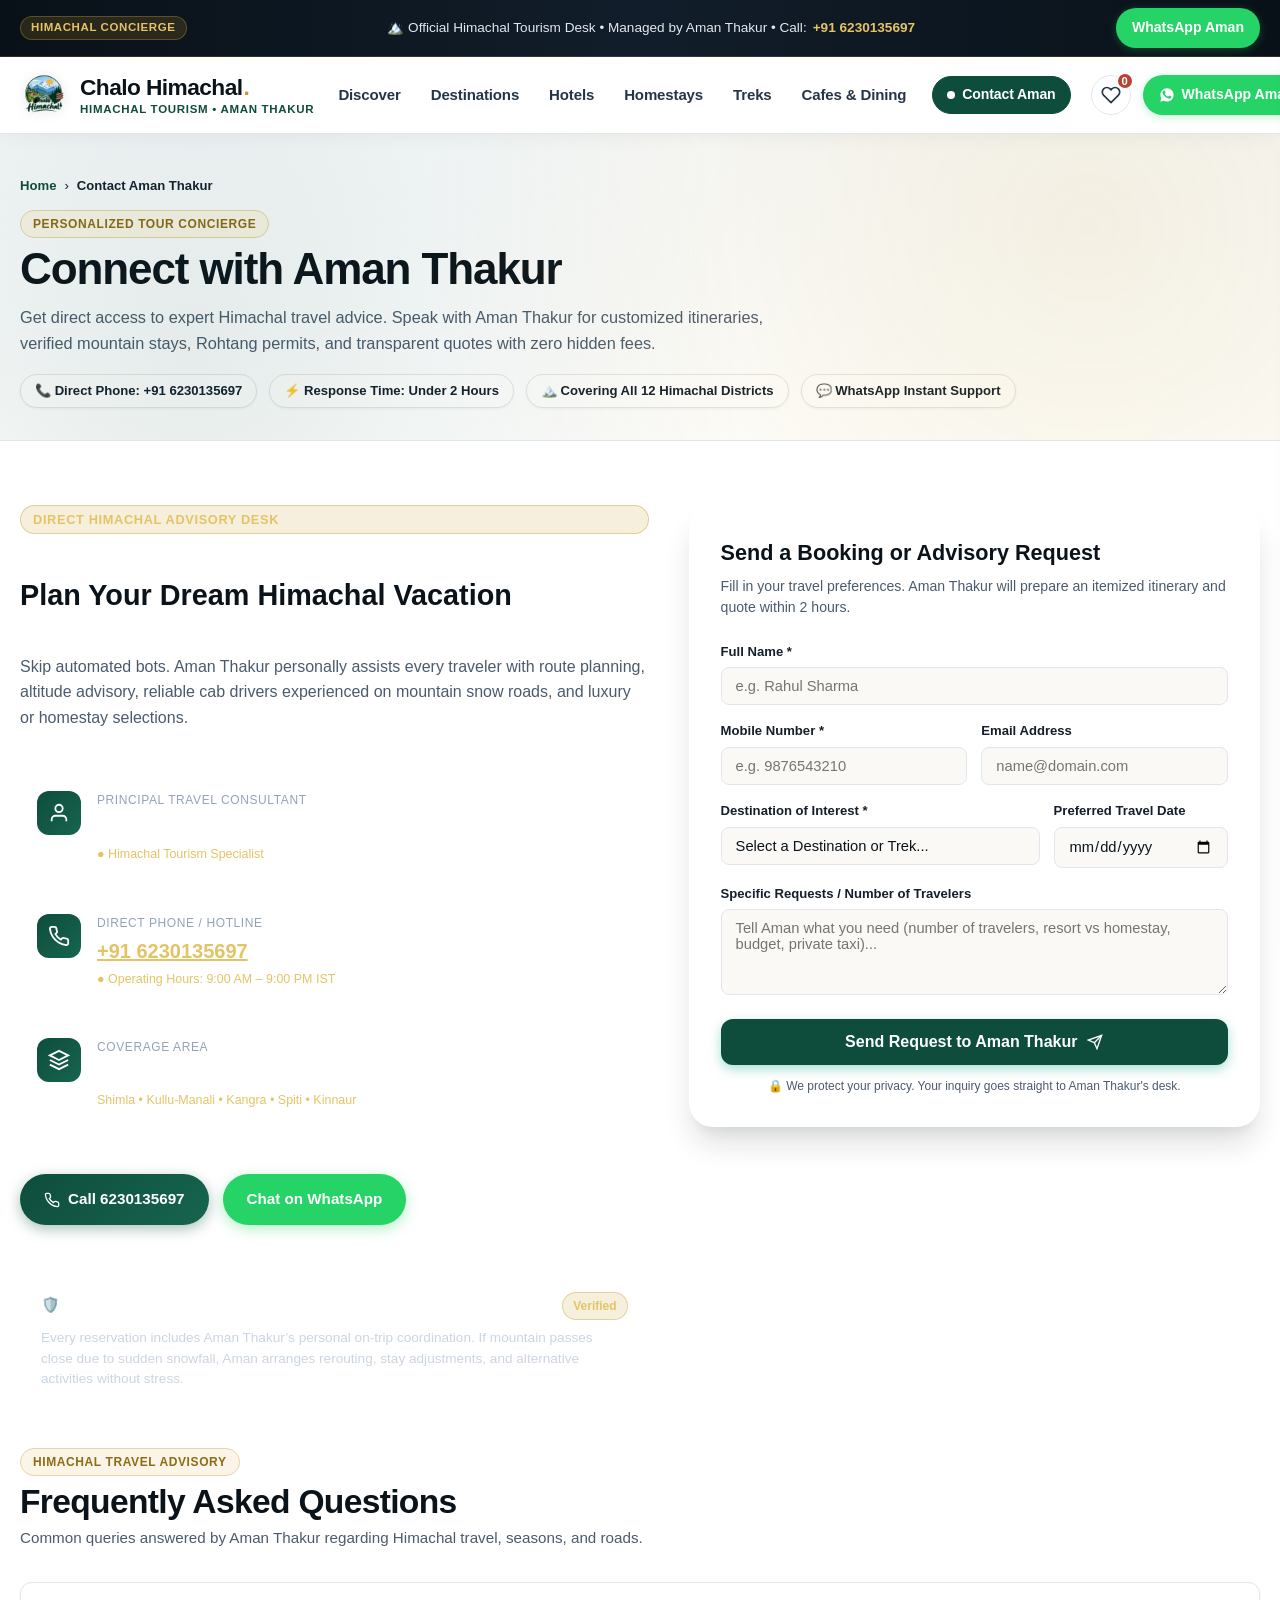
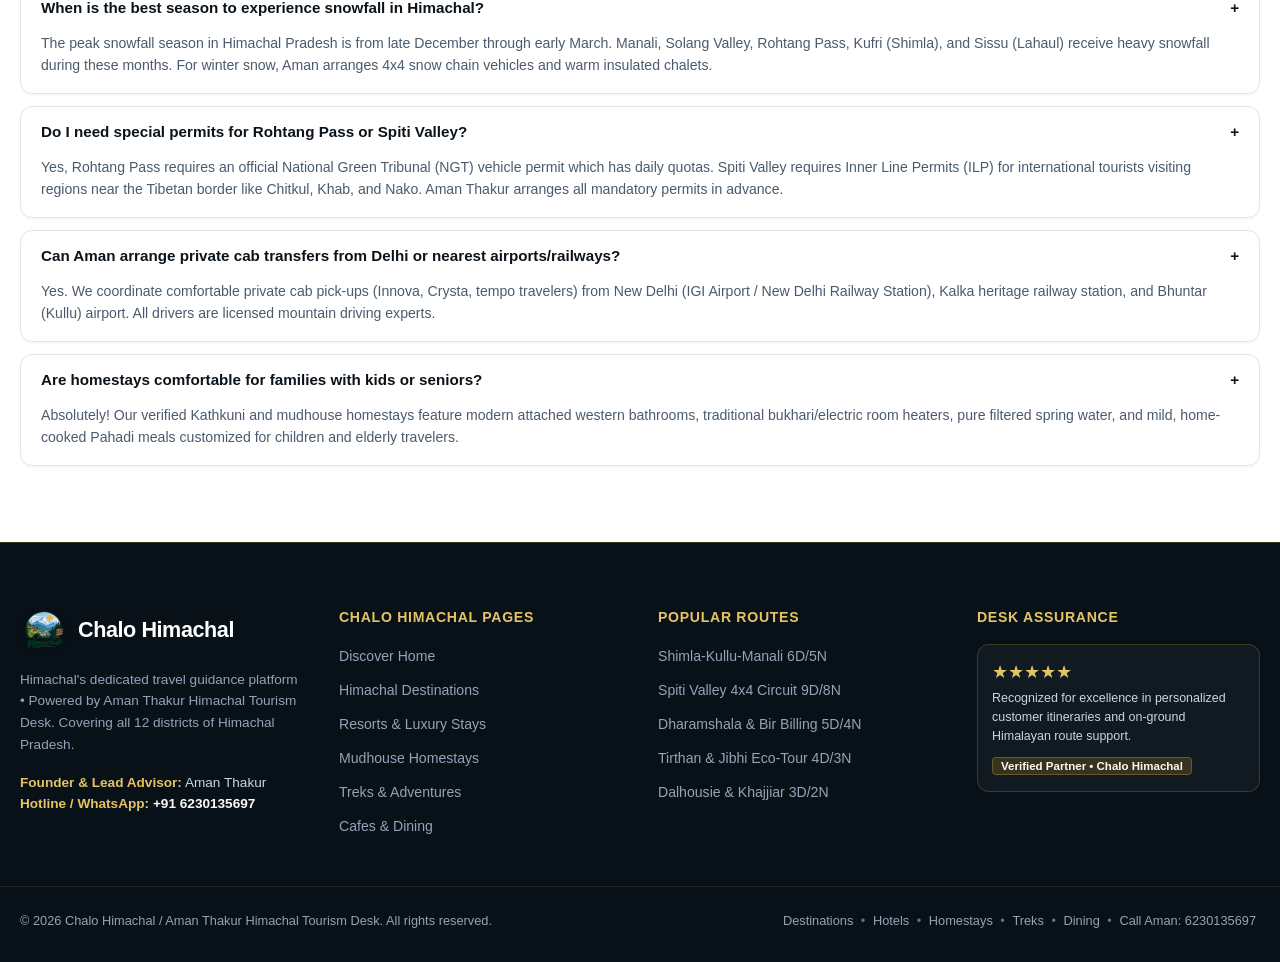
<file: contact.html>
<!DOCTYPE html>
<html lang="en">
<head>
  <meta charset="UTF-8">
  <meta name="viewport" content="width=device-width, initial-scale=1.0">
  <title>Contact Aman Thakur | Himachal Tourism Concierge Desk</title>
  <meta name="description" content="Contact Aman Thakur for custom Himachal holiday packages, mountain resort reservations, Spiti 4x4 safaris, and cab transfers across all 12 districts of Himachal Pradesh.">
  <link rel="preconnect" href="https://fonts.googleapis.com">
  <link rel="preconnect" href="https://fonts.gstatic.com" crossorigin>
  <link href="https://fonts.googleapis.com/css2?family=Inter:wght@400;500;600;700;800&display=swap" rel="stylesheet">
  <link rel="stylesheet" href="styles.css">
  <link rel="icon" type="image/png" href="favicon.png">
  <link rel="apple-touch-icon" href="favicon-180.png">
</head>
<body>
  <!-- Top Announcement Bar -->
  <div class="top-announcement" role="region" aria-label="Announcement">
    <div class="container top-bar-content">
      <span class="announcement-badge">Himachal Concierge</span>
      <span class="announcement-text">
        🏔️ Official Himachal Tourism Desk &bull; Managed by Aman Thakur &bull; Call: <a href="tel:6230135697" class="announcement-link">+91 6230135697</a>
      </span>
      <a href="https://wa.me/916230135697?text=Hello%20Aman%20Thakur,%20I%20would%20like%20to%20consult%20regarding%20a%20Himachal%20holiday." target="_blank" rel="noopener noreferrer" class="btn-whatsapp-pill">
        <span>WhatsApp Aman</span>
      </a>
    </div>
  </div>

  <!-- Main Portal Header -->
  <header class="main-header" role="banner">
    <div class="container header-container header-content">
      <a href="index.html" class="brand-logo" aria-label="Chalo Himachal Home">
        <img src="chalo-himachal-logo.png" alt="Chalo Himachal Logo" class="brand-logo-img">
        <div class="brand-text">
          <span class="brand-title">Chalo Himachal<span class="brand-dot">.</span></span>
          <span class="brand-subtitle">Himachal Tourism &bull; Aman Thakur</span>
        </div>
      </a>

      <!-- Desktop Navigation Menu -->
      <nav class="desktop-nav" aria-label="Main Navigation">
        <a href="index.html" class="nav-link">Discover</a>
        <a href="destinations.html" class="nav-link">Destinations</a>
        <a href="hotels.html" class="nav-link">Hotels</a>
        <a href="homestays.html" class="nav-link">Homestays</a>
        <a href="treks.html" class="nav-link">Treks</a>
        <a href="restaurants.html" class="nav-link">Cafes &amp; Dining</a>
        <a href="contact.html" class="nav-link active special-nav">
          <span class="pulse-dot"></span> Contact Aman
        </a>
      </nav>

      <!-- Utility Actions -->
      <div class="header-actions">
        <button class="action-btn wishlist-btn" id="wishlistHeaderBtn" title="View Saved Trips" aria-label="Saved Trips">
          <svg class="icon-md" viewBox="0 0 24 24" fill="none" stroke="currentColor" stroke-width="2"><path d="M20.84 4.61a5.5 5.5 0 0 0-7.78 0L12 5.67l-1.06-1.06a5.5 5.5 0 0 0-7.78 7.78l1.06 1.06L12 21.23l7.78-7.78 1.06-1.06a5.5 5.5 0 0 0 0-7.78z"/></svg>
          <span class="badge-count" id="wishlistCount">0</span>
        </button>

        <a href="https://wa.me/916230135697" target="_blank" rel="noopener noreferrer" class="btn-whatsapp-pill" title="Chat with Aman Thakur on WhatsApp">
          <svg class="icon-sm" viewBox="0 0 24 24" fill="currentColor"><path d="M12.04 2c-5.46 0-9.91 4.45-9.91 9.91 0 1.75.46 3.45 1.32 4.95L2.05 22l5.25-1.38c1.45.79 3.08 1.21 4.74 1.21 5.46 0 9.91-4.45 9.91-9.91 0-2.65-1.03-5.14-2.9-7.01A9.816 9.816 0 0 0 12.04 2zm5.78 14.16c-.24.68-1.39 1.3-1.92 1.38-.5.08-1.15.11-3.7-0.95-3.26-1.35-5.35-4.66-5.51-4.88-.16-.22-1.33-1.77-1.33-3.37 0-1.6 0.84-2.39 1.14-2.72.3-.33.65-.41.87-.41.22 0 .43.01.62.02.2.01.47-.08.73.55.27.65.92 2.25 1 2.42.08.17.14.37.03.59-.11.22-.17.36-.33.55-.16.19-.34.42-.49.56-.16.16-.33.34-.14.67.19.33.84 1.39 1.8 2.25 1.24 1.1 2.28 1.45 2.61 1.61.33.16.52.14.71-.08.19-.22.82-.96 1.04-1.29.22-.33.44-.27.73-.16.3.11 1.88.89 2.2 1.05.33.16.55.24.63.38.08.14.08.82-.16 1.5z"/></svg>
          <span>WhatsApp Aman</span>
        </a>

        <!-- Mobile Hamburger Toggle -->
        <button class="hamburger-btn" id="menuToggle" aria-label="Toggle Navigation Menu">
          <span></span>
          <span></span>
          <span></span>
        </button>
      </div>
    </div>

    <!-- Mobile Drawer Menu -->
    <div class="mobile-drawer" id="mobileDrawer">
      <div class="mobile-drawer-header">
        <div class="drawer-brand-wrap">
          <img src="chalo-himachal-logo.png" alt="Chalo Himachal Logo" class="drawer-logo-img">
          <div>
            <div class="brand-title">Chalo Himachal<span class="brand-dot">.</span></div>
            <span class="brand-subtitle">Aman Thakur</span>
          </div>
        </div>
        <button class="drawer-close" id="drawerClose">&times;</button>
      </div>
      <div class="mobile-drawer-body">
        <a href="index.html" class="mobile-nav-link">Discover Home</a>
        <a href="destinations.html" class="mobile-nav-link">Himachal Destinations</a>
        <a href="hotels.html" class="mobile-nav-link">Mountain Resorts &amp; Hotels</a>
        <a href="homestays.html" class="mobile-nav-link">Authentic Mud &amp; Kathkuni Homestays</a>
        <a href="treks.html" class="mobile-nav-link">Treks &amp; Snow Safaris</a>
        <a href="restaurants.html" class="mobile-nav-link">Mountain Cafes &amp; Dining</a>
        <a href="contact.html" class="mobile-nav-link" style="color:var(--primary); font-weight:700;">Contact Aman Thakur (6230135697)</a>
        <hr class="drawer-divider">
        <div class="drawer-contact-card">
          <h4>Himachal Tourism Desk</h4>
          <p>🏔️ Curated Stays, Safaris &amp; Cabs</p>
          <p>📞 <a href="tel:6230135697">+91 6230135697</a></p>
          <a href="https://wa.me/916230135697" class="btn-whatsapp full-width">WhatsApp Aman</a>
        </div>
      </div>
    </div>
  </header>

  <main>
    <!-- Subpage Hero Banner -->
    <section class="subpage-hero">
      <div class="subpage-hero-backdrop"></div>
      <div class="container">
        <nav class="breadcrumb-nav" aria-label="Breadcrumb">
          <a href="index.html">Home</a>
          <span class="breadcrumb-separator">&rsaquo;</span>
          <span style="color:var(--dark-800); font-weight:600;">Contact Aman Thakur</span>
        </nav>

        <span class="sub-pill">Personalized Tour Concierge</span>
        <h1 class="subpage-heading">Connect with Aman Thakur</h1>
        <p class="subpage-subheading">
          Get direct access to expert Himachal travel advice. Speak with Aman Thakur for customized itineraries, verified mountain stays, Rohtang permits, and transparent quotes with zero hidden fees.
        </p>

        <div class="subpage-stat-row">
          <span class="subpage-stat-pill">📞 Direct Phone: +91 6230135697</span>
          <span class="subpage-stat-pill">⚡ Response Time: Under 2 Hours</span>
          <span class="subpage-stat-pill">🏔️ Covering All 12 Himachal Districts</span>
          <span class="subpage-stat-pill">💬 WhatsApp Instant Support</span>
        </div>
      </div>
    </section>

    <!-- Main Contact & Booking Desk Section -->
    <section class="section-container">
      <div class="container">
        <div class="contact-page-grid">
          <!-- Left Column: Information Cards & Credentials -->
          <div class="contact-info-column">
            <div class="badge-accent">Direct Himachal Advisory Desk</div>
            <h2 style="font-size: 1.8rem; font-weight: 800; color: var(--dark-900); margin: 8px 0 16px;">
              Plan Your Dream Himachal Vacation
            </h2>
            <p style="color: var(--slate-600); line-height: 1.6; margin-bottom: 24px;">
              Skip automated bots. Aman Thakur personally assists every traveler with route planning, altitude advisory, reliable cab drivers experienced on mountain snow roads, and luxury or homestay selections.
            </p>

            <div class="info-items" style="margin-bottom: 28px;">
              <div class="info-card">
                <div class="info-icon">
                  <svg viewBox="0 0 24 24" fill="none" stroke="currentColor" stroke-width="2"><path d="M20 21v-2a4 4 0 0 0-4-4H8a4 4 0 0 0-4 4v2"/><circle cx="12" cy="7" r="4"/></svg>
                </div>
                <div>
                  <span class="info-label">Principal Travel Consultant</span>
                  <strong class="info-val" style="font-size: 1.15rem;">Aman Thakur</strong>
                  <span class="status-live">● Himachal Tourism Specialist</span>
                </div>
              </div>

              <div class="info-card">
                <div class="info-icon">
                  <svg viewBox="0 0 24 24" fill="none" stroke="currentColor" stroke-width="2"><path d="M22 16.92v3a2 2 0 0 1-2.18 2 19.79 19.79 0 0 1-8.63-3.07 19.5 19.5 0 0 1-6-6 19.79 19.79 0 0 1-3.07-8.67A2 2 0 0 1 4.11 2h3a2 2 0 0 1 2 1.72 12.84 12.84 0 0 0 .7 2.81 2 2 0 0 1-.45 2.11L8.09 9.91a16 16 0 0 0 6 6l1.27-1.27a2 2 0 0 1 2.11-.45 12.84 12.84 0 0 0 2.81.7A2 2 0 0 1 22 16.92z"/></svg>
                </div>
                <div>
                  <span class="info-label">Direct Phone / Hotline</span>
                  <a href="tel:6230135697" class="info-val phone-link" style="font-size: 1.25rem;">+91 6230135697</a>
                  <span class="status-live">● Operating Hours: 9:00 AM – 9:00 PM IST</span>
                </div>
              </div>

              <div class="info-card">
                <div class="info-icon">
                  <svg viewBox="0 0 24 24" fill="none" stroke="currentColor" stroke-width="2"><path d="M12 2L2 7l10 5 10-5-10-5zM2 17l10 5 10-5M2 12l10 5 10-5"/></svg>
                </div>
                <div>
                  <span class="info-label">Coverage Area</span>
                  <strong class="info-val">All 12 Districts of Himachal Pradesh</strong>
                  <span class="status-live">Shimla &bull; Kullu-Manali &bull; Kangra &bull; Spiti &bull; Kinnaur</span>
                </div>
              </div>
            </div>

            <!-- CTA Buttons -->
            <div class="contact-cta-row" style="margin-bottom: 28px;">
              <a href="tel:6230135697" class="btn-primary-large">
                <svg class="icon-sm" viewBox="0 0 24 24" fill="none" stroke="currentColor" stroke-width="2"><path d="M22 16.92v3a2 2 0 0 1-2.18 2 19.79 19.79 0 0 1-8.63-3.07 19.5 19.5 0 0 1-6-6 19.79 19.79 0 0 1-3.07-8.67A2 2 0 0 1 4.11 2h3a2 2 0 0 1 2 1.72 12.84 12.84 0 0 0 .7 2.81 2 2 0 0 1-.45 2.11L8.09 9.91a16 16 0 0 0 6 6l1.27-1.27a2 2 0 0 1 2.11-.45 12.84 12.84 0 0 0 2.81.7A2 2 0 0 1 22 16.92z"/></svg>
                Call 6230135697
              </a>
              <a href="https://wa.me/916230135697?text=Hello%20Aman%20Thakur,%20I%20would%20like%20to%20plan%20a%20Himachal%20Tourism%20trip." target="_blank" rel="noopener noreferrer" class="btn-whatsapp-large">
                Chat on WhatsApp
              </a>
            </div>

            <div class="himalaya-feature-card">
              <div class="feature-card-header">
                <span class="feature-card-title">🛡️ Direct Client Support Guarantee</span>
                <span class="feature-badge">Verified</span>
              </div>
              <p class="feature-card-text">
                Every reservation includes Aman Thakur’s personal on-trip coordination. If mountain passes close due to sudden snowfall, Aman arranges rerouting, stay adjustments, and alternative activities without stress.
              </p>
            </div>
          </div>

          <!-- Right Column: Interactive Booking Inquiry Form -->
          <div class="contact-form-column">
            <div class="form-container-card">
              <h3 class="form-title">Send a Booking or Advisory Request</h3>
              <p class="form-desc">Fill in your travel preferences. Aman Thakur will prepare an itemized itinerary and quote within 2 hours.</p>

              <form id="inquiryForm" novalidate>
                <div class="form-group">
                  <label for="userName">Full Name *</label>
                  <input type="text" id="userName" name="name" placeholder="e.g. Rahul Sharma" required>
                  <span class="field-error" id="nameError">Please enter your name.</span>
                </div>

                <div class="form-row">
                  <div class="form-group">
                    <label for="userPhone">Mobile Number *</label>
                    <input type="tel" id="userPhone" name="phone" placeholder="e.g. 9876543210" required>
                    <span class="field-error" id="phoneError">Please enter a valid 10-digit number.</span>
                  </div>
                  <div class="form-group">
                    <label for="userEmail">Email Address</label>
                    <input type="email" id="userEmail" name="email" placeholder="name@domain.com">
                  </div>
                </div>

                <div class="form-row">
                  <div class="form-group">
                    <label for="tripDestination">Destination of Interest *</label>
                    <select id="tripDestination" name="destination" required>
                      <option value="">Select a Destination or Trek...</option>
                      <option value="Manali & Solang Valley Snow Tour">Manali &amp; Solang Valley Snow Tour</option>
                      <option value="Shimla & Kufri Pine Retreat">Shimla &amp; Kufri Pine Retreat</option>
                      <option value="Dharamshala & McLeodGanj Spiritual Trek">Dharamshala &amp; McLeodGanj Spiritual Trek</option>
                      <option value="Spiti Valley & Chandra Taal Adventure">Spiti Valley &amp; Chandra Taal Adventure (4x4)</option>
                      <option value="Shangarh & Sainj Valley Unexplored Meadow">🌿 Shangarh &amp; Sainj Valley (Unexplored)</option>
                      <option value="Pangi Valley & Sach Pass Extreme Expedition">🏔️ Pangi Valley &amp; Sach Pass (14,500 ft)</option>
                      <option value="Chanshal Pass & Pabbar Valley Circuit">🌲 Chanshal Pass &amp; Pabbar Valley (Rohru)</option>
                      <option value="Miyar Valley & Lahaul Flower Trek">🌸 Miyar Valley &amp; Takdung Glacier</option>
                      <option value="Buran Ghati / Rupin Pass High Crossover">🥾 Buran Ghati / Rupin Pass Crossover</option>
                      <option value="Kareri Lake / Prashar Lake Offbeat Treks">🌊 Kareri Lake / Prashar Lake Sacred Treks</option>
                      <option value="Jibhi & Tirthan Valley Riverside Mudhouses">Jibhi &amp; Tirthan Valley Mudhouses</option>
                      <option value="Dalhousie & Khajjiar Escape">Dalhousie &amp; Khajjiar (Mini Switzerland)</option>
                      <option value="Kasol & Parvati Valley Trek">Kasol &amp; Kheerganga Hot Springs</option>
                      <option value="Bir Billing Paragliding & Kangra">Bir Billing Paragliding Expedition</option>
                      <option value="Complete Himachal Grand Circuit">Complete Himachal Grand Circuit</option>
                      <option value="Other Custom Tour">Other Custom Tour</option>
                    </select>
                    <span class="field-error" id="destError">Please choose a destination.</span>
                  </div>

                  <div class="form-group">
                    <label for="travelMonth">Preferred Travel Date</label>
                    <input type="date" id="travelMonth" name="travel_date">
                  </div>
                </div>

                <div class="form-group">
                  <label for="userMessage">Specific Requests / Number of Travelers</label>
                  <textarea id="userMessage" name="message" rows="4" placeholder="Tell Aman what you need (number of travelers, resort vs homestay, budget, private taxi)..."></textarea>
                </div>

                <button type="submit" class="btn-submit-form" id="submitInquiryBtn">
                  <span>Send Request to Aman Thakur</span>
                  <svg class="icon-sm" viewBox="0 0 24 24" fill="none" stroke="currentColor" stroke-width="2"><line x1="22" y1="2" x2="11" y2="13"/><polygon points="22 2 15 22 11 13 2 9 22 2"/></svg>
                </button>
                <div class="form-privacy-note">
                  🔒 We protect your privacy. Your inquiry goes straight to Aman Thakur's desk.
                </div>
              </form>
            </div>
          </div>
        </div>

        <!-- Frequently Asked Questions (FAQ) Accordion -->
        <div class="faq-accordion-group">
          <div class="section-header">
            <div>
              <div class="sub-pill">Himachal Travel Advisory</div>
              <h2 class="section-title">Frequently Asked Questions</h2>
              <p class="section-subtitle">Common queries answered by Aman Thakur regarding Himachal travel, seasons, and roads.</p>
            </div>
          </div>

          <div class="faq-card">
            <button class="faq-question-btn" onclick="this.nextElementSibling.style.display = this.nextElementSibling.style.display === 'none' ? 'block' : 'none';">
              <span>When is the best season to experience snowfall in Himachal?</span>
              <span>+</span>
            </button>
            <div class="faq-answer-text">
              The peak snowfall season in Himachal Pradesh is from late December through early March. Manali, Solang Valley, Rohtang Pass, Kufri (Shimla), and Sissu (Lahaul) receive heavy snowfall during these months. For winter snow, Aman arranges 4x4 snow chain vehicles and warm insulated chalets.
            </div>
          </div>

          <div class="faq-card">
            <button class="faq-question-btn" onclick="this.nextElementSibling.style.display = this.nextElementSibling.style.display === 'none' ? 'block' : 'none';">
              <span>Do I need special permits for Rohtang Pass or Spiti Valley?</span>
              <span>+</span>
            </button>
            <div class="faq-answer-text">
              Yes, Rohtang Pass requires an official National Green Tribunal (NGT) vehicle permit which has daily quotas. Spiti Valley requires Inner Line Permits (ILP) for international tourists visiting regions near the Tibetan border like Chitkul, Khab, and Nako. Aman Thakur arranges all mandatory permits in advance.
            </div>
          </div>

          <div class="faq-card">
            <button class="faq-question-btn" onclick="this.nextElementSibling.style.display = this.nextElementSibling.style.display === 'none' ? 'block' : 'none';">
              <span>Can Aman arrange private cab transfers from Delhi or nearest airports/railways?</span>
              <span>+</span>
            </button>
            <div class="faq-answer-text">
              Yes. We coordinate comfortable private cab pick-ups (Innova, Crysta, tempo travelers) from New Delhi (IGI Airport / New Delhi Railway Station), Kalka heritage railway station, and Bhuntar (Kullu) airport. All drivers are licensed mountain driving experts.
            </div>
          </div>

          <div class="faq-card">
            <button class="faq-question-btn" onclick="this.nextElementSibling.style.display = this.nextElementSibling.style.display === 'none' ? 'block' : 'none';">
              <span>Are homestays comfortable for families with kids or seniors?</span>
              <span>+</span>
            </button>
            <div class="faq-answer-text">
              Absolutely! Our verified Kathkuni and mudhouse homestays feature modern attached western bathrooms, traditional bukhari/electric room heaters, pure filtered spring water, and mild, home-cooked Pahadi meals customized for children and elderly travelers.
            </div>
          </div>
        </div>
      </div>
    </section>
  </main>

  <!-- TripAdvisor Style Rich Footer -->
  <footer class="main-footer">
    <div class="container footer-grid">
      <div class="footer-col">
        <div class="footer-brand">
          <img src="chalo-himachal-logo.png" alt="Chalo Himachal Logo" class="footer-logo-img">
          <span class="footer-brand-name">Chalo Himachal</span>
        </div>
        <p class="footer-text">
          Himachal's dedicated travel guidance platform &bull; Powered by Aman Thakur Himachal Tourism Desk. Covering all 12 districts of Himachal Pradesh.
        </p>
        <div class="footer-contact-details">
          <p><strong>Founder &amp; Lead Advisor:</strong> Aman Thakur</p>
          <p><strong>Hotline / WhatsApp:</strong> <a href="tel:6230135697">+91 6230135697</a></p>
        </div>
      </div>

      <div class="footer-col">
        <h4 class="footer-heading">Chalo Himachal Pages</h4>
        <ul class="footer-links">
          <li><a href="index.html">Discover Home</a></li>
          <li><a href="destinations.html">Himachal Destinations</a></li>
          <li><a href="hotels.html">Resorts &amp; Luxury Stays</a></li>
          <li><a href="homestays.html">Mudhouse Homestays</a></li>
          <li><a href="treks.html">Treks &amp; Adventures</a></li>
          <li><a href="restaurants.html">Cafes &amp; Dining</a></li>
        </ul>
      </div>

      <div class="footer-col">
        <h4 class="footer-heading">Popular Routes</h4>
        <ul class="footer-links">
          <li><a href="destinations.html">Shimla-Kullu-Manali 6D/5N</a></li>
          <li><a href="destinations.html">Spiti Valley 4x4 Circuit 9D/8N</a></li>
          <li><a href="destinations.html">Dharamshala &amp; Bir Billing 5D/4N</a></li>
          <li><a href="destinations.html">Tirthan &amp; Jibhi Eco-Tour 4D/3N</a></li>
          <li><a href="destinations.html">Dalhousie &amp; Khajjiar 3D/2N</a></li>
        </ul>
      </div>

      <div class="footer-col">
        <h4 class="footer-heading">Desk Assurance</h4>
        <div class="assurance-card">
          <div class="assurance-stars">★★★★★</div>
          <p>Recognized for excellence in personalized customer itineraries and on-ground Himalayan route support.</p>
          <span class="assurance-tag">Verified Partner &bull; Chalo Himachal</span>
        </div>
      </div>
    </div>

    <div class="container footer-bottom">
      <div class="bottom-copy">
        &copy; 2026 Chalo Himachal / Aman Thakur Himachal Tourism Desk. All rights reserved.
      </div>
      <div class="bottom-links">
        <a href="destinations.html">Destinations</a> &bull;
        <a href="hotels.html">Hotels</a> &bull;
        <a href="homestays.html">Homestays</a> &bull;
        <a href="treks.html">Treks</a> &bull;
        <a href="restaurants.html">Dining</a> &bull;
        <a href="tel:6230135697">Call Aman: 6230135697</a>
      </div>
    </div>
  </footer>

  <!-- MOBILE BOTTOM APP BAR -->
  <nav class="mobile-bottom-bar" aria-label="Mobile Bottom Navigation">
    <a href="index.html" class="bottom-bar-item">
      <svg viewBox="0 0 24 24" fill="none" stroke="currentColor" stroke-width="2"><circle cx="11" cy="11" r="8"/><line x1="21" y1="21" x2="16.65" y2="16.65"/></svg>
      <span>Explore</span>
    </a>
    <a href="destinations.html" class="bottom-bar-item">
      <svg viewBox="0 0 24 24" fill="none" stroke="currentColor" stroke-width="2"><path d="M21 10c0 7-9 13-9 13s-9-6-9-13a9 9 0 0 1 18 0z"/><circle cx="12" cy="10" r="3"/></svg>
      <span>Destinations</span>
    </a>
    <a href="hotels.html" class="bottom-bar-item">
      <svg viewBox="0 0 24 24" fill="none" stroke="currentColor" stroke-width="2"><path d="M3 21h18"/><path d="M5 21V5a2 2 0 0 1 2-2h10a2 2 0 0 1 2 2v16"/><line x1="9" y1="7" x2="9" y2="7.01"/><line x1="9" y1="11" x2="9" y2="11.01"/><line x1="9" y1="15" x2="9" y2="15.01"/><line x1="15" y1="7" x2="15" y2="7.01"/><line x1="15" y1="11" x2="15" y2="11.01"/><line x1="15" y1="15" x2="15" y2="15.01"/></svg>
      <span>Hotels</span>
    </a>
    <a href="treks.html" class="bottom-bar-item">
      <svg viewBox="0 0 24 24" fill="none" stroke="currentColor" stroke-width="2"><path d="M12 2L2 7l10 5 10-5-10-5zM2 17l10 5 10-5M2 12l10 5 10-5"/></svg>
      <span>Treks</span>
    </a>
    <a href="contact.html" class="bottom-bar-item active highlight">
      <svg viewBox="0 0 24 24" fill="none" stroke="currentColor" stroke-width="2"><path d="M22 16.92v3a2 2 0 0 1-2.18 2 19.79 19.79 0 0 1-8.63-3.07 19.5 19.5 0 0 1-6-6 19.79 19.79 0 0 1-3.07-8.67A2 2 0 0 1 4.11 2h3a2 2 0 0 1 2 1.72 12.84 12.84 0 0 0 .7 2.81 2 2 0 0 1-.45 2.11L8.09 9.91a16 16 0 0 0 6 6l1.27-1.27a2 2 0 0 1 2.11-.45 12.84 12.84 0 0 0 2.81.7A2 2 0 0 1 22 16.92z"/></svg>
      <span>Contact</span>
    </a>
  </nav>

  <!-- INTERACTIVE ITEM DETAILS MODAL -->
  <div class="modal-backdrop" id="itemDetailModal" role="dialog" aria-modal="true" aria-labelledby="modalItemTitle" hidden>
    <div class="modal-dialog">
      <button class="modal-close-btn" id="closeDetailModalBtn" aria-label="Close modal">&times;</button>
      <div class="modal-content" id="modalDetailContent"></div>
    </div>
  </div>


  <!-- SAVED WISHLIST DRAWER -->
  <div class="modal-backdrop" id="wishlistDrawer" role="dialog" aria-modal="true" hidden>
    <div class="wishlist-drawer-panel">
      <div class="wishlist-drawer-header">
        <h3>Saved Trips &amp; Places</h3>
        <button class="drawer-close" id="closeWishlistBtn">&times;</button>
      </div>
      <div class="wishlist-drawer-body" id="wishlistItemsContainer"></div>
      <div class="wishlist-drawer-footer">
        <a href="contact.html" class="btn-primary full-width" id="inquireWishlistBtn">Book Saved Trips with Aman Thakur</a>
      </div>
    </div>
  </div>

  <!-- FLOATING TOAST NOTIFICATION CONTAINER -->
  <div class="toast-container" id="toastContainer" aria-live="polite"></div>

  <!-- APP SCRIPTS -->
  <script src="app.js"></script>
</body>
</html>
</file>
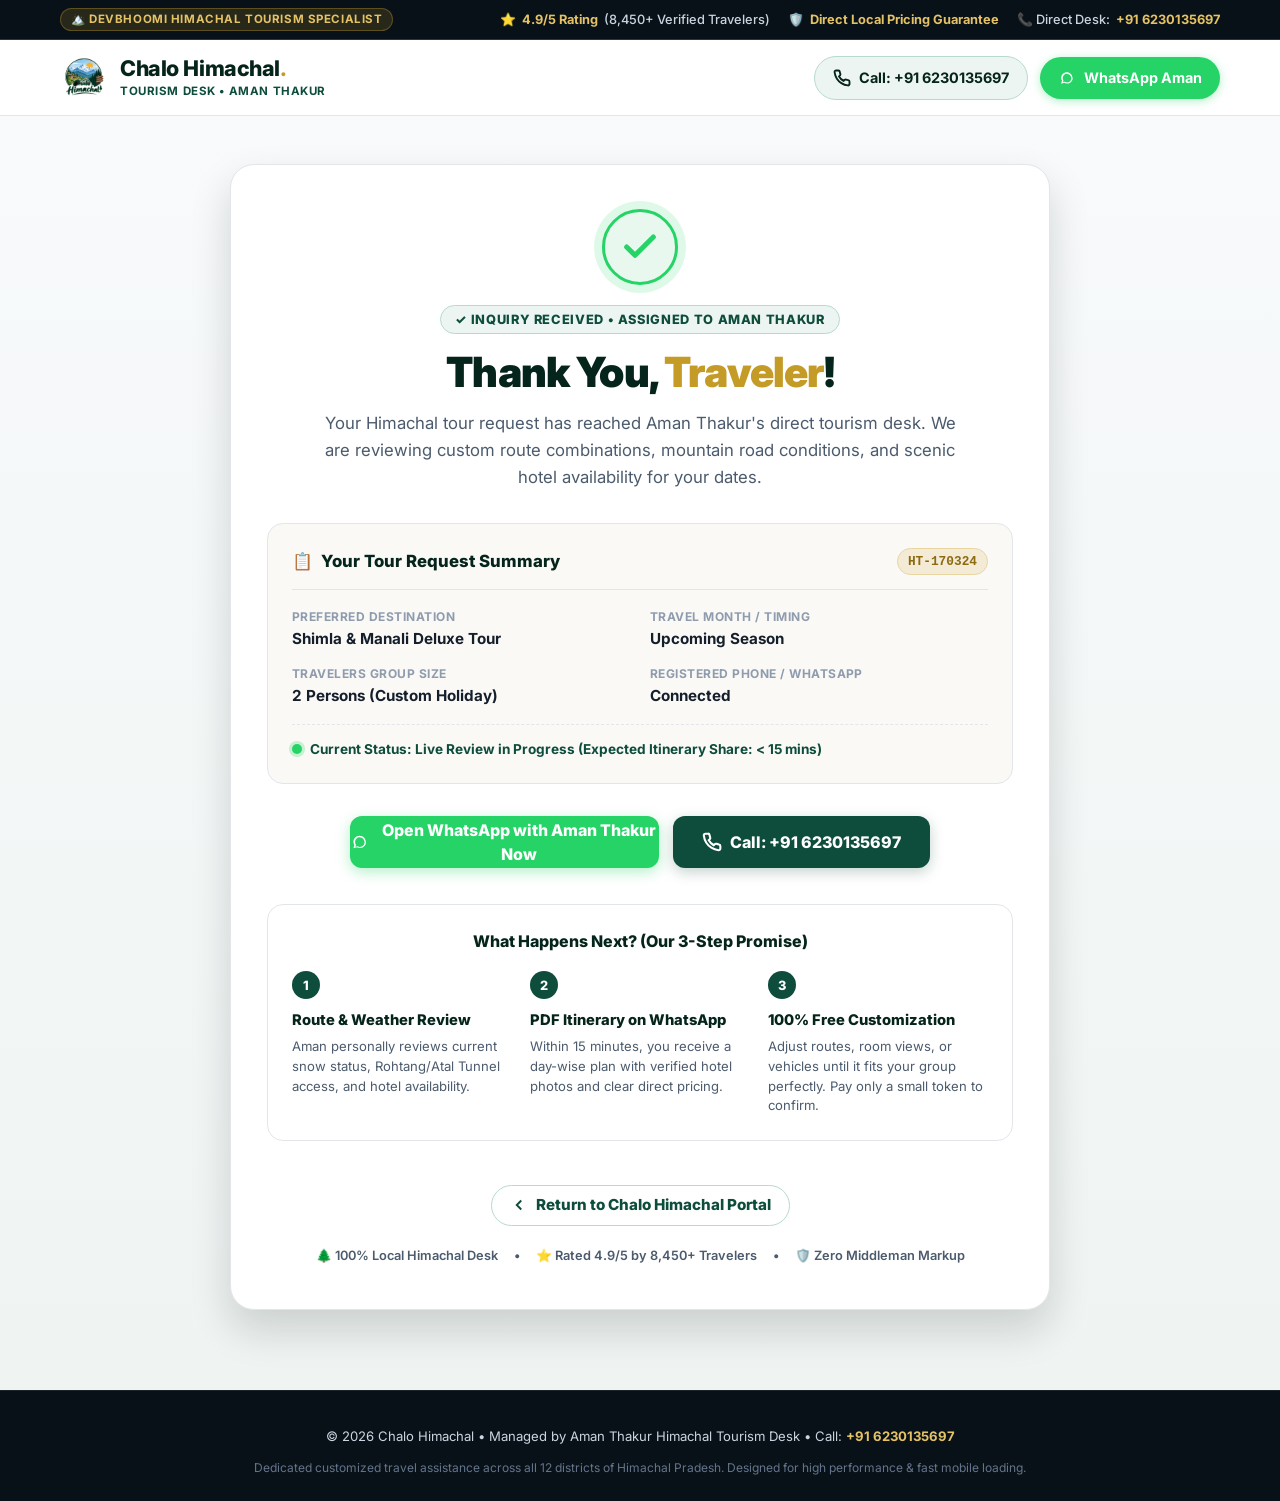
<file: thank-you.html>
<!DOCTYPE html>
<html lang="en">
<head>
  <meta charset="UTF-8">
  <meta name="viewport" content="width=device-width, initial-scale=1.0">
  <title>Inquiry Confirmed | Chalo Himachal — Aman Thakur Tourism Desk</title>
  <meta name="description" content="Thank you for your Himachal tour inquiry. Aman Thakur (+91 6230135697) is preparing your personalized itinerary and best quote.">
  <meta name="robots" content="noindex, nofollow">

  <!-- Preconnect for Performance -->
  <link rel="preconnect" href="https://fonts.googleapis.com">
  <link rel="preconnect" href="https://fonts.gstatic.com" crossorigin>

  <!-- Typography & CSS -->
  <link href="https://fonts.googleapis.com/css2?family=Inter:wght@400;500;600;700;800;900&display=swap" rel="stylesheet">
  <link rel="stylesheet" href="lp/lp-styles.css">

  <!-- Favicons -->
  <link rel="icon" type="image/png" href="favicon.png">
  <link rel="apple-touch-icon" href="favicon-180.png">
</head>
<body>

  <!-- 1. Top Trust Strip -->
  <div class="top-trust-strip" role="region" aria-label="Trust Signals">
    <div class="container trust-strip-inner">
      <div class="trust-badge-pill">
        <span>🏔️ Devbhoomi Himachal Tourism Specialist</span>
      </div>
      <div class="trust-items">
        <span class="trust-item">⭐ <strong>4.9/5 Rating</strong> (8,450+ Verified Travelers)</span>
        <span class="trust-item">🛡️ <strong>Direct Local Pricing Guarantee</strong></span>
        <span class="trust-item">📞 Direct Desk: <a href="tel:6230135697" style="color: #E5C365; font-weight: 700;">+91 6230135697</a></span>
      </div>
    </div>
  </div>

  <!-- 2. Header -->
  <header class="lp-header" role="banner">
    <div class="container lp-header-inner">
      <a href="index.html" class="brand-block" aria-label="Chalo Himachal Home">
        <img src="chalo-himachal-logo.png" alt="Chalo Himachal Logo" class="brand-logo-img">
        <div class="brand-titles">
          <span class="brand-name">Chalo Himachal<span>.</span></span>
          <span class="brand-sub">Tourism Desk &bull; Aman Thakur</span>
        </div>
      </a>

      <div class="header-cta-group">
        <a href="tel:6230135697" class="btn-header-call" aria-label="Call Aman Thakur">
          <svg width="18" height="18" viewBox="0 0 24 24" fill="none" stroke="currentColor" stroke-width="2.5"><path d="M22 16.92v3a2 2 0 0 1-2.18 2 19.79 19.79 0 0 1-8.63-3.07 19.5 19.5 0 0 1-6-6 19.79 19.79 0 0 1-3.07-8.67A2 2 0 0 1 4.11 2h3a2 2 0 0 1 2 1.72 12.84 12.84 0 0 0 .7 2.81 2 2 0 0 1-.45 2.11L8.09 9.91a16 16 0 0 0 6 6l1.27-1.27a2 2 0 0 1 2.11-.45 12.84 12.84 0 0 0 2.81.7A2 2 0 0 1 22 16.92z"/></svg>
          <span>Call: +91 6230135697</span>
        </a>
        <a id="headerWaBtn" href="https://wa.me/916230135697?text=Hi%20Aman,%20I%20just%20submitted%20my%20inquiry%20for%20Himachal%20Pradesh." target="_blank" rel="noopener noreferrer" class="btn-header-wa" aria-label="WhatsApp Aman Thakur">
          <svg width="18" height="18" viewBox="0 0 24 24" fill="currentColor"><path d="M12.031 6.172c-3.181 0-5.767 2.586-5.768 5.766-.001 1.298.38 2.27 1.019 3.287l-.711 2.598 2.669-.699c.969.585 1.961.916 2.801.917h.001c3.182 0 5.768-2.587 5.769-5.766.001-3.182-2.585-5.767-5.769-5.767zm7.55 5.765c-.001 4.162-3.388 7.55-7.55 7.55-1.309 0-2.576-.341-3.69-1.001l-4.141 1.086 1.106-4.041c-.722-1.168-1.104-2.518-1.104-3.594.001-4.163 3.388-7.551 7.551-7.551 4.163 0 7.55 3.388 7.55 7.55z"/></svg>
          <span>WhatsApp Aman</span>
        </a>
      </div>
    </div>
  </header>

  <!-- 3. Main Confirmation Section -->
  <main class="thankyou-section">
    <div class="container">
      <div class="thankyou-card">
        
        <!-- Animated Success Badge -->
        <div class="success-badge-wrap" role="img" aria-label="Success Checkmark">
          <svg width="40" height="40" viewBox="0 0 24 24" fill="none" stroke="currentColor" stroke-width="3" stroke-linecap="round" stroke-linejoin="round">
            <polyline points="20 6 9 17 4 12"/>
          </svg>
        </div>

        <div class="thankyou-badge-chip">
          <span>✓ Inquiry Received &bull; Assigned to Aman Thakur</span>
        </div>

        <h1 class="thankyou-title">
          Thank You, <span class="highlight-gold" id="clientName">Traveler</span>!
        </h1>

        <p class="thankyou-sub">
          Your Himachal tour request has reached Aman Thakur's direct tourism desk. We are reviewing custom route combinations, mountain road conditions, and scenic hotel availability for your dates.
        </p>

        <!-- Dynamic Inquiry Summary Card -->
        <div class="inquiry-summary-card">
          <div class="summary-header">
            <h3>
              <span>📋</span>
              <span>Your Tour Request Summary</span>
            </h3>
            <span class="ref-tag" id="summaryRef">HT-2026-INQ</span>
          </div>

          <div class="summary-grid">
            <div class="summary-row">
              <span class="summary-label">Preferred Destination</span>
              <span class="summary-val" id="summaryDest">Shimla, Manali &amp; Rohtang Snow Explorer</span>
            </div>

            <div class="summary-row">
              <span class="summary-label">Travel Month / Timing</span>
              <span class="summary-val" id="summaryDate">Upcoming Season</span>
            </div>

            <div class="summary-row">
              <span class="summary-label">Travelers Group Size</span>
              <span class="summary-val" id="summaryTravelers">2 Adults (Couple)</span>
            </div>

            <div class="summary-row">
              <span class="summary-label">Registered Phone / WhatsApp</span>
              <span class="summary-val" id="summaryPhone">Provided during submission</span>
            </div>
          </div>

          <div class="summary-status-row">
            <span class="status-pulse-dot"></span>
            <span>Current Status: Live Review in Progress (Expected Itinerary Share: &lt; 15 mins)</span>
          </div>
        </div>

        <!-- Primary Conversion Actions -->
        <div class="thankyou-cta-group">
          <a id="btnTyWa" href="https://wa.me/916230135697" target="_blank" rel="noopener noreferrer" class="btn-ty-whatsapp">
            <svg width="22" height="22" viewBox="0 0 24 24" fill="currentColor"><path d="M12.031 6.172c-3.181 0-5.767 2.586-5.768 5.766-.001 1.298.38 2.27 1.019 3.287l-.711 2.598 2.669-.699c.969.585 1.961.916 2.801.917h.001c3.182 0 5.768-2.587 5.769-5.766.001-3.182-2.585-5.767-5.769-5.767zm7.55 5.765c-.001 4.162-3.388 7.55-7.55 7.55-1.309 0-2.576-.341-3.69-1.001l-4.141 1.086 1.106-4.041c-.722-1.168-1.104-2.518-1.104-3.594.001-4.163 3.388-7.551 7.551-7.551 4.163 0 7.55 3.388 7.55 7.55z"/></svg>
            <span>Open WhatsApp with Aman Thakur Now</span>
          </a>

          <a href="tel:6230135697" class="btn-ty-call">
            <svg width="20" height="20" viewBox="0 0 24 24" fill="none" stroke="currentColor" stroke-width="2.5"><path d="M22 16.92v3a2 2 0 0 1-2.18 2 19.79 19.79 0 0 1-8.63-3.07 19.5 19.5 0 0 1-6-6 19.79 19.79 0 0 1-3.07-8.67A2 2 0 0 1 4.11 2h3a2 2 0 0 1 2 1.72 12.84 12.84 0 0 0 .7 2.81 2 2 0 0 1-.45 2.11L8.09 9.91a16 16 0 0 0 6 6l1.27-1.27a2 2 0 0 1 2.11-.45 12.84 12.84 0 0 0 2.81.7A2 2 0 0 1 22 16.92z"/></svg>
            <span>Call: +91 6230135697</span>
          </a>
        </div>

        <!-- 3-Step Assurance Process -->
        <div class="timeline-section">
          <h2 class="timeline-heading">What Happens Next? (Our 3-Step Promise)</h2>
          <div class="timeline-steps">
            <div class="step-item">
              <div class="step-num-pill">1</div>
              <h4>Route &amp; Weather Review</h4>
              <p>Aman personally reviews current snow status, Rohtang/Atal Tunnel access, and hotel availability.</p>
            </div>

            <div class="step-item">
              <div class="step-num-pill">2</div>
              <h4>PDF Itinerary on WhatsApp</h4>
              <p>Within 15 minutes, you receive a day-wise plan with verified hotel photos and clear direct pricing.</p>
            </div>

            <div class="step-item">
              <div class="step-num-pill">3</div>
              <h4>100% Free Customization</h4>
              <p>Adjust routes, room views, or vehicles until it fits your group perfectly. Pay only a small token to confirm.</p>
            </div>
          </div>
        </div>

        <!-- Back to Main Portal Navigation -->
        <div class="back-home-wrap">
          <a href="index.html" class="btn-back-packages">
            <svg width="18" height="18" viewBox="0 0 24 24" fill="none" stroke="currentColor" stroke-width="2.5"><polyline points="15 18 9 12 15 6"/></svg>
            <span>Return to Chalo Himachal Portal</span>
          </a>

          <div class="ty-trust-row">
            <span>🌲 100% Local Himachal Desk</span>
            <span>&bull;</span>
            <span>⭐ Rated 4.9/5 by 8,450+ Travelers</span>
            <span>&bull;</span>
            <span>🛡️ Zero Middleman Markup</span>
          </div>
        </div>

      </div>
    </div>
  </main>

  <!-- 4. Clean Footer -->
  <footer class="lp-footer" role="contentinfo">
    <div class="container">
      <p class="lp-footer-copy">
        &copy; 2026 Chalo Himachal &bull; Managed by Aman Thakur Himachal Tourism Desk &bull; Call: <a href="tel:6230135697" style="color:#E5C365; font-weight:700;">+91 6230135697</a>
      </p>
      <p class="lp-footer-sub">
        Dedicated customized travel assistance across all 12 districts of Himachal Pradesh. Designed for high performance &amp; fast mobile loading.
      </p>
    </div>
  </footer>

  <!-- Dynamic Population Script -->
  <script>
    (function () {
      'use strict';
      const AMAN_PHONE = '916230135697';

      const params = new URLSearchParams(window.location.search);
      let sessionData = {};
      try {
        const stored = sessionStorage.getItem('chalo_himachal_lead');
        if (stored) sessionData = JSON.parse(stored);
      } catch (e) {}

      const name = params.get('name') || sessionData.name || 'Traveler';
      const phone = params.get('phone') || sessionData.phone || '';
      const dest = params.get('dest') || sessionData.dest || 'Shimla & Manali Deluxe Tour';
      const date = params.get('date') || sessionData.date || 'Upcoming Season';
      const travelers = params.get('travelers') || sessionData.travelers || '2 Persons';
      const type = params.get('type') || sessionData.type || 'Custom Holiday';
      const ref = params.get('ref') || sessionData.ref || ('HT-' + Math.floor(100000 + Math.random() * 900000));

      const clientNameEl = document.getElementById('clientName');
      if (clientNameEl) clientNameEl.textContent = name;

      const summaryRefEl = document.getElementById('summaryRef');
      if (summaryRefEl) summaryRefEl.textContent = ref;

      const summaryDestEl = document.getElementById('summaryDest');
      if (summaryDestEl) summaryDestEl.textContent = dest;

      const summaryDateEl = document.getElementById('summaryDate');
      if (summaryDateEl) summaryDateEl.textContent = date;

      const summaryTravelersEl = document.getElementById('summaryTravelers');
      if (summaryTravelersEl) summaryTravelersEl.textContent = `${travelers} (${type})`;

      const summaryPhoneEl = document.getElementById('summaryPhone');
      if (summaryPhoneEl) summaryPhoneEl.textContent = phone ? `+91 ${phone}` : 'Connected';

      const msg = 
`🏔️ *Himachal Tour Package Inquiry* [Ref: ${ref}]
--------------------------------
• *Destination*: ${dest}
• *Travel Month/Dates*: ${date}
• *Travelers*: ${travelers} (${type})
• *Lead Name*: ${name}
• *Mobile / WhatsApp*: ${phone}

Hi Aman! I submitted an inquiry on your website and would like to get a personalized itinerary and best quote for our Himachal holiday.`;

      const waUrl = `https://wa.me/${AMAN_PHONE}?text=${encodeURIComponent(msg)}`;

      const btnTyWa = document.getElementById('btnTyWa');
      if (btnTyWa) btnTyWa.href = waUrl;

      const headerWaBtn = document.getElementById('headerWaBtn');
      if (headerWaBtn) headerWaBtn.href = waUrl;
    })();
  </script>
</body>
</html>
</file>
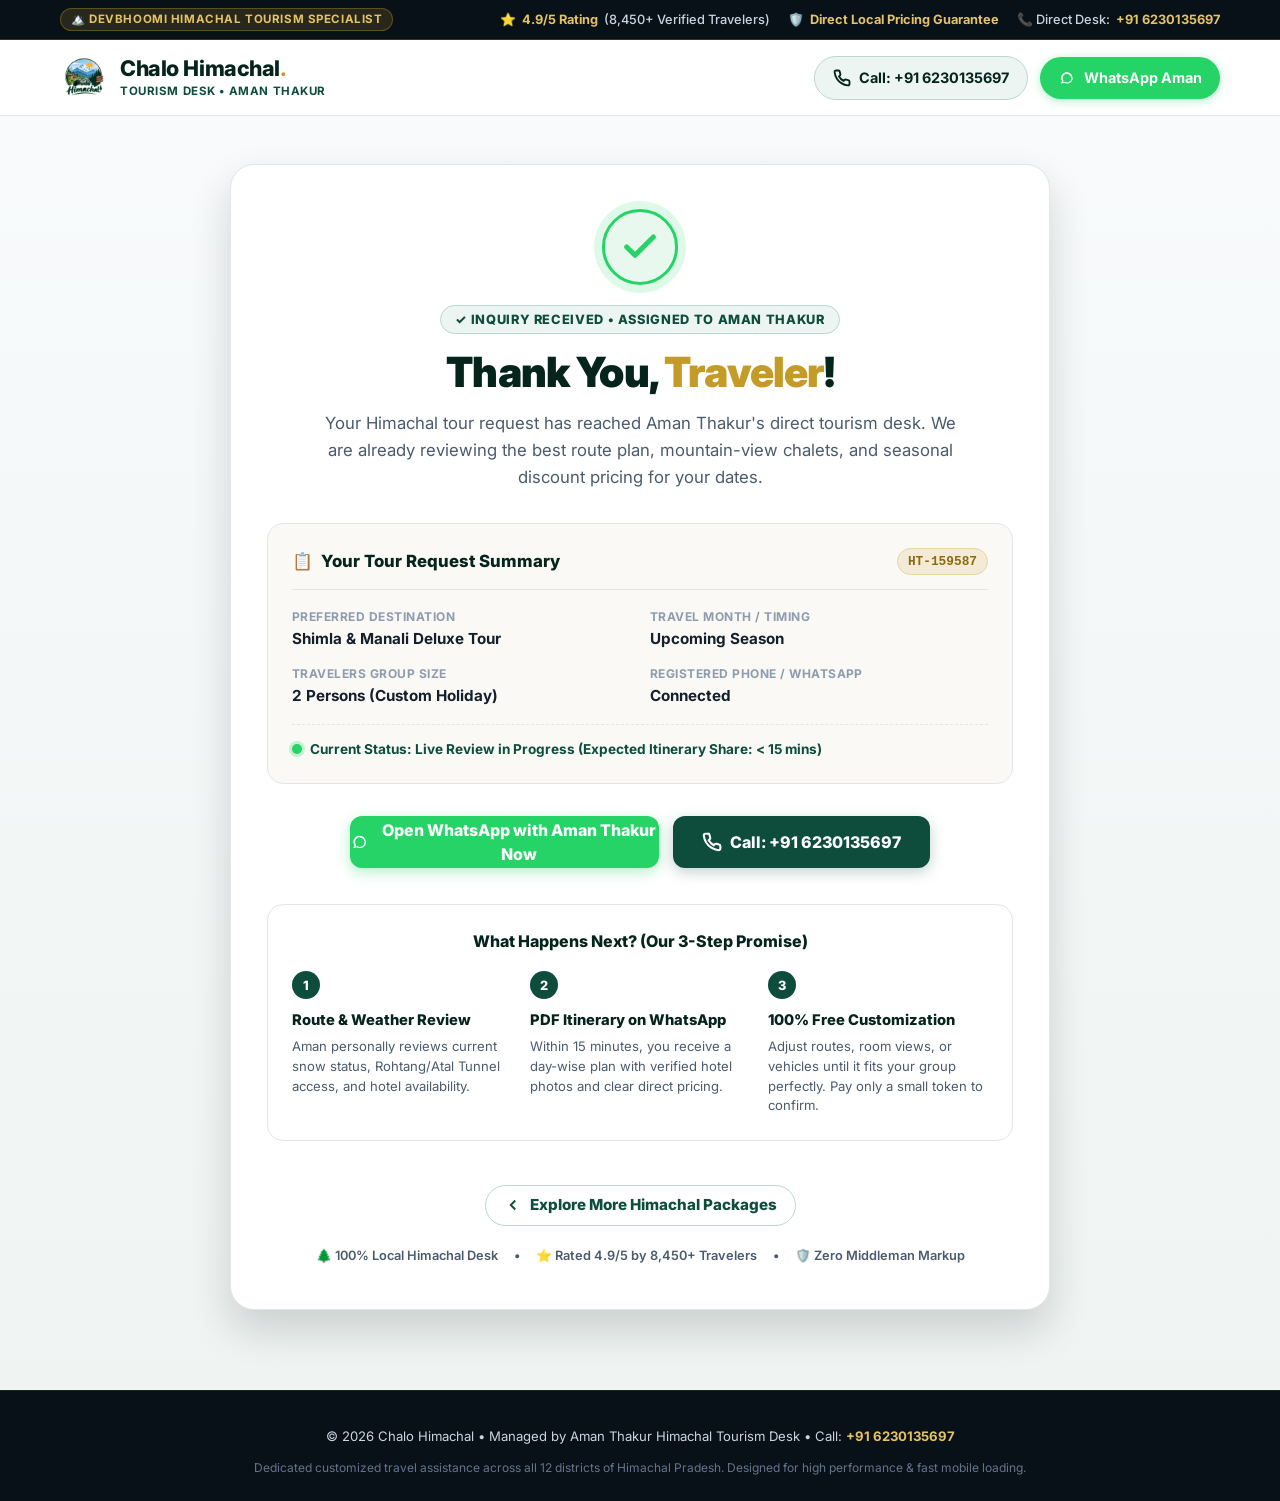
<file: lp/thank-you.html>
<!DOCTYPE html>
<html lang="en">
<head>
  <meta charset="UTF-8">
  <meta name="viewport" content="width=device-width, initial-scale=1.0">
  <title>Inquiry Confirmed | Chalo Himachal — Aman Thakur Desk</title>
  <meta name="description" content="Thank you for your Himachal tour inquiry. Aman Thakur (+91 6230135697) is preparing your personalized itinerary and best quote.">
  <meta name="robots" content="noindex, nofollow">

  <!-- Preconnect for Performance -->
  <link rel="preconnect" href="https://fonts.googleapis.com">
  <link rel="preconnect" href="https://fonts.gstatic.com" crossorigin>

  <!-- Typography & CSS -->
  <link href="https://fonts.googleapis.com/css2?family=Inter:wght@400;500;600;700;800;900&display=swap" rel="stylesheet">
  <link rel="stylesheet" href="lp-styles.css">

  <!-- Favicons -->
  <link rel="icon" type="image/png" href="favicon.png">
  <link rel="apple-touch-icon" href="favicon-180.png">
</head>
<body>

  <!-- 1. Top Trust & Quality Strip -->
  <div class="top-trust-strip" role="region" aria-label="Trust Signals">
    <div class="container trust-strip-inner">
      <div class="trust-badge-pill">
        <span>🏔️ Devbhoomi Himachal Tourism Specialist</span>
      </div>
      <div class="trust-items">
        <span class="trust-item">⭐ <strong>4.9/5 Rating</strong> (8,450+ Verified Travelers)</span>
        <span class="trust-item">🛡️ <strong>Direct Local Pricing Guarantee</strong></span>
        <span class="trust-item">📞 Direct Desk: <a href="tel:6230135697" style="color: #E5C365; font-weight: 700;">+91 6230135697</a></span>
      </div>
    </div>
  </div>

  <!-- 2. Minimal Conversion Header -->
  <header class="lp-header" role="banner">
    <div class="container lp-header-inner">
      <a href="index.html" class="brand-block" aria-label="Chalo Himachal Home">
        <img src="chalo-himachal-logo.png" onerror="this.onerror=null;this.src='../chalo-himachal-logo.png';" alt="Chalo Himachal Logo" class="brand-logo-img">
        <div class="brand-titles">
          <span class="brand-name">Chalo Himachal<span>.</span></span>
          <span class="brand-sub">Tourism Desk &bull; Aman Thakur</span>
        </div>
      </a>

      <div class="header-cta-group">
        <a href="tel:6230135697" class="btn-header-call" aria-label="Call Aman Thakur">
          <svg width="18" height="18" viewBox="0 0 24 24" fill="none" stroke="currentColor" stroke-width="2.5"><path d="M22 16.92v3a2 2 0 0 1-2.18 2 19.79 19.79 0 0 1-8.63-3.07 19.5 19.5 0 0 1-6-6 19.79 19.79 0 0 1-3.07-8.67A2 2 0 0 1 4.11 2h3a2 2 0 0 1 2 1.72 12.84 12.84 0 0 0 .7 2.81 2 2 0 0 1-.45 2.11L8.09 9.91a16 16 0 0 0 6 6l1.27-1.27a2 2 0 0 1 2.11-.45 12.84 12.84 0 0 0 2.81.7A2 2 0 0 1 22 16.92z"/></svg>
          <span>Call: +91 6230135697</span>
        </a>
        <a id="headerWaBtn" href="https://wa.me/916230135697?text=Hi%20Aman,%20I%20just%20submitted%20my%20inquiry%20for%20Himachal%20Pradesh." target="_blank" rel="noopener noreferrer" class="btn-header-wa" aria-label="WhatsApp Aman Thakur">
          <svg width="18" height="18" viewBox="0 0 24 24" fill="currentColor"><path d="M12.031 6.172c-3.181 0-5.767 2.586-5.768 5.766-.001 1.298.38 2.27 1.019 3.287l-.711 2.598 2.669-.699c.969.585 1.961.916 2.801.917h.001c3.182 0 5.768-2.587 5.769-5.766.001-3.182-2.585-5.767-5.769-5.767zm7.55 5.765c-.001 4.162-3.388 7.55-7.55 7.55-1.309 0-2.576-.341-3.69-1.001l-4.141 1.086 1.106-4.041c-.722-1.168-1.104-2.518-1.104-3.594.001-4.163 3.388-7.551 7.551-7.551 4.163 0 7.55 3.388 7.55 7.55z"/></svg>
          <span>WhatsApp Aman</span>
        </a>
      </div>
    </div>
  </header>

  <!-- 3. Main Thank You Hero & Confirmation Section -->
  <main class="thankyou-section">
    <div class="container">
      <div class="thankyou-card">
        
        <!-- Animated Success Badge -->
        <div class="success-badge-wrap" role="img" aria-label="Success Checkmark">
          <svg width="40" height="40" viewBox="0 0 24 24" fill="none" stroke="currentColor" stroke-width="3" stroke-linecap="round" stroke-linejoin="round">
            <polyline points="20 6 9 17 4 12"/>
          </svg>
        </div>

        <div class="thankyou-badge-chip">
          <span>✓ Inquiry Received &bull; Assigned to Aman Thakur</span>
        </div>

        <h1 class="thankyou-title">
          Thank You, <span class="highlight-gold" id="clientName">Traveler</span>!
        </h1>

        <p class="thankyou-sub">
          Your Himachal tour request has reached Aman Thakur's direct tourism desk. We are already reviewing the best route plan, mountain-view chalets, and seasonal discount pricing for your dates.
        </p>

        <!-- Dynamic Inquiry Summary Card -->
        <div class="inquiry-summary-card">
          <div class="summary-header">
            <h3>
              <span>📋</span>
              <span>Your Tour Request Summary</span>
            </h3>
            <span class="ref-tag" id="summaryRef">HT-2026-INQ</span>
          </div>

          <div class="summary-grid">
            <div class="summary-row">
              <span class="summary-label">Preferred Destination</span>
              <span class="summary-val" id="summaryDest">Shimla, Manali &amp; Rohtang Snow Explorer</span>
            </div>

            <div class="summary-row">
              <span class="summary-label">Travel Month / Timing</span>
              <span class="summary-val" id="summaryDate">Upcoming Season</span>
            </div>

            <div class="summary-row">
              <span class="summary-label">Travelers Group Size</span>
              <span class="summary-val" id="summaryTravelers">2 Adults (Couple)</span>
            </div>

            <div class="summary-row">
              <span class="summary-label">Registered Phone / WhatsApp</span>
              <span class="summary-val" id="summaryPhone">Provided during submission</span>
            </div>
          </div>

          <div class="summary-status-row">
            <span class="status-pulse-dot"></span>
            <span>Current Status: Live Review in Progress (Expected Itinerary Share: &lt; 15 mins)</span>
          </div>
        </div>

        <!-- Primary Conversion Actions -->
        <div class="thankyou-cta-group">
          <a id="btnTyWa" href="https://wa.me/916230135697" target="_blank" rel="noopener noreferrer" class="btn-ty-whatsapp">
            <svg width="22" height="22" viewBox="0 0 24 24" fill="currentColor"><path d="M12.031 6.172c-3.181 0-5.767 2.586-5.768 5.766-.001 1.298.38 2.27 1.019 3.287l-.711 2.598 2.669-.699c.969.585 1.961.916 2.801.917h.001c3.182 0 5.768-2.587 5.769-5.766.001-3.182-2.585-5.767-5.769-5.767zm7.55 5.765c-.001 4.162-3.388 7.55-7.55 7.55-1.309 0-2.576-.341-3.69-1.001l-4.141 1.086 1.106-4.041c-.722-1.168-1.104-2.518-1.104-3.594.001-4.163 3.388-7.551 7.551-7.551 4.163 0 7.55 3.388 7.55 7.55z"/></svg>
            <span>Open WhatsApp with Aman Thakur Now</span>
          </a>

          <a href="tel:6230135697" class="btn-ty-call">
            <svg width="20" height="20" viewBox="0 0 24 24" fill="none" stroke="currentColor" stroke-width="2.5"><path d="M22 16.92v3a2 2 0 0 1-2.18 2 19.79 19.79 0 0 1-8.63-3.07 19.5 19.5 0 0 1-6-6 19.79 19.79 0 0 1-3.07-8.67A2 2 0 0 1 4.11 2h3a2 2 0 0 1 2 1.72 12.84 12.84 0 0 0 .7 2.81 2 2 0 0 1-.45 2.11L8.09 9.91a16 16 0 0 0 6 6l1.27-1.27a2 2 0 0 1 2.11-.45 12.84 12.84 0 0 0 2.81.7A2 2 0 0 1 22 16.92z"/></svg>
            <span>Call: +91 6230135697</span>
          </a>
        </div>

        <!-- 3-Step Assurance Process -->
        <div class="timeline-section">
          <h2 class="timeline-heading">What Happens Next? (Our 3-Step Promise)</h2>
          <div class="timeline-steps">
            <div class="step-item">
              <div class="step-num-pill">1</div>
              <h4>Route &amp; Weather Review</h4>
              <p>Aman personally reviews current snow status, Rohtang/Atal Tunnel access, and hotel availability.</p>
            </div>

            <div class="step-item">
              <div class="step-num-pill">2</div>
              <h4>PDF Itinerary on WhatsApp</h4>
              <p>Within 15 minutes, you receive a day-wise plan with verified hotel photos and clear direct pricing.</p>
            </div>

            <div class="step-item">
              <div class="step-num-pill">3</div>
              <h4>100% Free Customization</h4>
              <p>Adjust routes, room views, or vehicles until it fits your group perfectly. Pay only a small token to confirm.</p>
            </div>
          </div>
        </div>

        <!-- Back to Packages Navigation -->
        <div class="back-home-wrap">
          <a href="index.html" class="btn-back-packages">
            <svg width="18" height="18" viewBox="0 0 24 24" fill="none" stroke="currentColor" stroke-width="2.5"><polyline points="15 18 9 12 15 6"/></svg>
            <span>Explore More Himachal Packages</span>
          </a>

          <div class="ty-trust-row">
            <span>🌲 100% Local Himachal Desk</span>
            <span>&bull;</span>
            <span>⭐ Rated 4.9/5 by 8,450+ Travelers</span>
            <span>&bull;</span>
            <span>🛡️ Zero Middleman Markup</span>
          </div>
        </div>

      </div>
    </div>
  </main>

  <!-- 4. Clean Landing Page Footer -->
  <footer class="lp-footer" role="contentinfo">
    <div class="container">
      <p class="lp-footer-copy">
        &copy; 2026 Chalo Himachal &bull; Managed by Aman Thakur Himachal Tourism Desk &bull; Call: <a href="tel:6230135697" style="color:#E5C365; font-weight:700;">+91 6230135697</a>
      </p>
      <p class="lp-footer-sub">
        Dedicated customized travel assistance across all 12 districts of Himachal Pradesh. Designed for high performance &amp; fast mobile loading.
      </p>
    </div>
  </footer>

  <!-- 5. Sticky Mobile Bottom Conversion Bar (Fixed) -->
  <div class="mobile-sticky-bar" role="region" aria-label="Quick Action Bar">
    <a href="tel:6230135697" class="btn-mobile-call">
      <svg width="18" height="18" viewBox="0 0 24 24" fill="none" stroke="currentColor" stroke-width="2.5"><path d="M22 16.92v3a2 2 0 0 1-2.18 2 19.79 19.79 0 0 1-8.63-3.07 19.5 19.5 0 0 1-6-6 19.79 19.79 0 0 1-3.07-8.67A2 2 0 0 1 4.11 2h3a2 2 0 0 1 2 1.72 12.84 12.84 0 0 0 .7 2.81 2 2 0 0 1-.45 2.11L8.09 9.91a16 16 0 0 0 6 6l1.27-1.27a2 2 0 0 1 2.11-.45 12.84 12.84 0 0 0 2.81.7A2 2 0 0 1 22 16.92z"/></svg>
      <span>Call Now</span>
    </a>
    <a id="stickyWaBtn" href="https://wa.me/916230135697?text=Hi%20Aman,%20I%20just%20submitted%20my%20inquiry%20for%20Himachal%20Pradesh." target="_blank" rel="noopener noreferrer" class="btn-mobile-wa">
      <svg width="18" height="18" viewBox="0 0 24 24" fill="currentColor"><path d="M12.031 6.172c-3.181 0-5.767 2.586-5.768 5.766-.001 1.298.38 2.27 1.019 3.287l-.711 2.598 2.669-.699c.969.585 1.961.916 2.801.917h.001c3.182 0 5.768-2.587 5.769-5.766.001-3.182-2.585-5.767-5.769-5.767zm7.55 5.765c-.001 4.162-3.388 7.55-7.55 7.55-1.309 0-2.576-.341-3.69-1.001l-4.141 1.086 1.106-4.041c-.722-1.168-1.104-2.518-1.104-3.594.001-4.163 3.388-7.551 7.551-7.551 4.163 0 7.55 3.388 7.55 7.55z"/></svg>
      <span>WhatsApp Aman</span>
    </a>
  </div>

  <!-- Dynamic Population & Conversion Script -->
  <script>
    (function () {
      'use strict';
      const AMAN_PHONE = '916230135697';

      // 1. Parse URL Parameters & Session Storage
      const params = new URLSearchParams(window.location.search);
      let sessionData = {};
      try {
        const stored = sessionStorage.getItem('chalo_himachal_lead');
        if (stored) sessionData = JSON.parse(stored);
      } catch (e) {}

      const name = params.get('name') || sessionData.name || 'Traveler';
      const phone = params.get('phone') || sessionData.phone || '';
      const dest = params.get('dest') || sessionData.dest || 'Shimla & Manali Deluxe Tour';
      const date = params.get('date') || sessionData.date || 'Upcoming Season';
      const travelers = params.get('travelers') || sessionData.travelers || '2 Persons';
      const type = params.get('type') || sessionData.type || 'Custom Holiday';
      const ref = params.get('ref') || sessionData.ref || ('HT-' + Math.floor(100000 + Math.random() * 900000));

      // 2. Populate UI Elements
      const clientNameEl = document.getElementById('clientName');
      if (clientNameEl) clientNameEl.textContent = name;

      const summaryRefEl = document.getElementById('summaryRef');
      if (summaryRefEl) summaryRefEl.textContent = ref;

      const summaryDestEl = document.getElementById('summaryDest');
      if (summaryDestEl) summaryDestEl.textContent = dest;

      const summaryDateEl = document.getElementById('summaryDate');
      if (summaryDateEl) summaryDateEl.textContent = date;

      const summaryTravelersEl = document.getElementById('summaryTravelers');
      if (summaryTravelersEl) summaryTravelersEl.textContent = `${travelers} (${type})`;

      const summaryPhoneEl = document.getElementById('summaryPhone');
      if (summaryPhoneEl) summaryPhoneEl.textContent = phone ? `+91 ${phone}` : 'Connected';

      // 3. Construct WhatsApp Link
      const msg = 
`🏔️ *Himachal Tour Package Inquiry* [Ref: ${ref}]
--------------------------------
• *Destination*: ${dest}
• *Travel Month/Dates*: ${date}
• *Travelers*: ${travelers} (${type})
• *Lead Name*: ${name}
• *Mobile / WhatsApp*: ${phone}

Hi Aman! I submitted an inquiry on your website and would like to get a personalized itinerary and best quote for our Himachal holiday.`;

      const waUrl = `https://wa.me/${AMAN_PHONE}?text=${encodeURIComponent(msg)}`;

      const btnTyWa = document.getElementById('btnTyWa');
      if (btnTyWa) btnTyWa.href = waUrl;

      const headerWaBtn = document.getElementById('headerWaBtn');
      if (headerWaBtn) headerWaBtn.href = waUrl;

      const stickyWaBtn = document.getElementById('stickyWaBtn');
      if (stickyWaBtn) stickyWaBtn.href = waUrl;

      // 4. Fire Google Ads Conversion Event
      try {
        if (typeof window.gtag === 'function') {
          window.gtag('event', 'conversion', {
            'send_to': window.GOOGLE_ADS_CONVERSION_ID || 'AW-DEFAULT',
            'event_category': 'Leads',
            'event_label': 'thank_you_page_view',
            'value': 1.0,
            'currency': 'INR'
          });
        }
        if (typeof window.dataLayer !== 'undefined' && Array.isArray(window.dataLayer)) {
          window.dataLayer.push({
            'event': 'lead_conversion_success',
            'inquiry_ref': ref,
            'inquiry_destination': dest
          });
        }
      } catch (err) {
        console.warn('Analytics conversion trigger:', err);
      }
    })();
  </script>
</body>
</html>
</file>
<file: lp/lp-styles.css>
/* ==========================================================================
   Chalo Himachal — Google Ads Landing Page Stylesheet
   Curated by Aman Thakur (+91 6230135697)
   Optimized for High-Quality Score, Fast FCP/LCP, and Mobile CRO
   ========================================================================== */

:root {
  /* Prestige Royal Alpine Pine & Imperial Himalayan Gold Palette */
  --primary: #0E4D3C;
  --primary-hover: #09382B;
  --primary-dark: #05241B;
  --primary-light: #16654F;
  --primary-subtle: #EDF5F2;
  --primary-border: #B7D9CE;

  --gold: #C59B27;
  --gold-hover: #A67F18;
  --gold-light: #FAF5E8;
  --gold-border: #E8D5A0;
  --gold-glow: rgba(197, 155, 39, 0.35);

  --accent-coral: #B84233;
  --dark-900: #0B131A;
  --dark-800: #141F2B;
  --dark-700: #263546;
  --slate-600: #4B5B6D;
  --slate-400: #8E9CAE;
  --slate-200: #E2E6EA;
  --slate-100: #F1F4F6;
  --slate-50:  #FAF9F6;
  --white:     #FFFFFF;

  --whatsapp-green: #25D366;
  --whatsapp-hover: #20bd5a;

  --radius-sm: 8px;
  --radius-md: 12px;
  --radius-lg: 16px;
  --radius-xl: 24px;
  --radius-full: 9999px;

  --shadow-sm: 0 2px 4px rgba(11, 19, 26, 0.06);
  --shadow-md: 0 6px 16px rgba(11, 19, 26, 0.08);
  --shadow-lg: 0 12px 28px rgba(11, 19, 26, 0.12);
  --shadow-xl: 0 20px 40px rgba(11, 19, 26, 0.16);

  --font-main: 'Inter', -apple-system, BlinkMacSystemFont, "Segoe UI", Roboto, Helvetica, Arial, sans-serif;
  --transition: 0.2s ease;
}

/* Base Reset */
*, *::before, *::after {
  box-sizing: border-box;
  margin: 0;
  padding: 0;
}

html {
  scroll-behavior: smooth;
  font-size: 16px;
  -webkit-font-smoothing: antialiased;
  -moz-osx-font-smoothing: grayscale;
  -webkit-text-size-adjust: 100%;
}

body {
  font-family: var(--font-main);
  background-color: var(--white);
  color: var(--dark-900);
  line-height: 1.5;
  overflow-x: hidden;
  padding-bottom: calc(72px + env(safe-area-inset-bottom, 0px));
  -webkit-tap-highlight-color: transparent;
}

@media (min-width: 769px) {
  body {
    padding-bottom: 0;
  }
}

a {
  color: inherit;
  text-decoration: none;
  transition: color var(--transition);
  -webkit-tap-highlight-color: transparent;
}

a, button, [role="button"] {
  touch-action: manipulation;
}

button, input, select, textarea {
  font-family: inherit;
  font-size: inherit;
  color: inherit;
  -webkit-appearance: none;
  -moz-appearance: none;
  appearance: none;
}

button {
  cursor: pointer;
  border: none;
  background: none;
  -webkit-tap-highlight-color: transparent;
}

img {
  max-width: 100%;
  height: auto;
  display: block;
}

.container {
  width: 100%;
  max-width: 1200px;
  margin-left: auto;
  margin-right: auto;
  padding-left: 20px;
  padding-right: 20px;
}

/* ==========================================================================
   1. Google Ads Top Trust Strip
   ========================================================================== */
.top-trust-strip {
  background: #091118;
  color: var(--white);
  font-size: 0.8rem;
  padding: 8px 0;
  border-bottom: 1px solid rgba(197, 155, 39, 0.25);
}

.trust-strip-inner {
  display: flex;
  justify-content: space-between;
  align-items: center;
  flex-wrap: wrap;
  gap: 10px;
}

.trust-badge-pill {
  display: inline-flex;
  align-items: center;
  gap: 6px;
  background: rgba(197, 155, 39, 0.16);
  color: #E5C365;
  border: 1px solid rgba(197, 155, 39, 0.35);
  font-size: 0.72rem;
  font-weight: 700;
  padding: 2px 10px;
  border-radius: var(--radius-full);
  text-transform: uppercase;
  letter-spacing: 0.05em;
}

.trust-items {
  display: flex;
  align-items: center;
  gap: 18px;
  flex-wrap: wrap;
}

.trust-item {
  display: inline-flex;
  align-items: center;
  gap: 6px;
  color: #CBD5E1;
  font-weight: 500;
}

.trust-item strong {
  color: #E5C365;
}

@media (max-width: 640px) {
  .trust-strip-inner {
    justify-content: center;
    text-align: center;
  }
  .trust-items {
    display: none;
  }
}

/* ==========================================================================
   2. Conversion-Focused Header (Zero Leak)
   ========================================================================== */
.lp-header {
  position: sticky;
  top: 0;
  background: rgba(255, 255, 255, 0.96);
  backdrop-filter: blur(14px);
  -webkit-backdrop-filter: blur(14px);
  border-bottom: 1px solid var(--slate-200);
  z-index: 100;
  height: 76px;
}

.lp-header-inner {
  height: 100%;
  display: flex;
  align-items: center;
  justify-content: space-between;
  gap: 16px;
}

.brand-block {
  display: inline-flex;
  align-items: center;
  gap: 12px;
}

.brand-logo-img {
  width: 48px;
  height: 48px;
  border-radius: 50%;
  display: block;
}

.brand-titles {
  display: flex;
  flex-direction: column;
}

.brand-name {
  font-size: 1.35rem;
  font-weight: 800;
  color: var(--primary-dark);
  letter-spacing: -0.02em;
  line-height: 1.15;
}

.brand-name span {
  color: var(--gold);
}

.brand-sub {
  font-size: 0.72rem;
  font-weight: 700;
  color: var(--primary);
  text-transform: uppercase;
  letter-spacing: 0.05em;
  margin-top: 2px;
}

.header-cta-group {
  display: flex;
  align-items: center;
  gap: 12px;
}

.btn-header-call {
  display: inline-flex;
  align-items: center;
  gap: 8px;
  padding: 10px 18px;
  background: var(--primary-subtle);
  border: 1px solid var(--primary-border);
  color: var(--primary-dark);
  border-radius: var(--radius-full);
  font-weight: 700;
  font-size: 0.9rem;
  transition: all var(--transition);
}

.btn-header-call:hover {
  background: var(--primary);
  color: var(--white);
  border-color: var(--primary);
}

.btn-header-wa {
  display: inline-flex;
  align-items: center;
  gap: 8px;
  padding: 10px 18px;
  background: var(--whatsapp-green);
  color: var(--white);
  border-radius: var(--radius-full);
  font-weight: 700;
  font-size: 0.9rem;
  box-shadow: 0 2px 10px rgba(37, 211, 102, 0.35);
  transition: all var(--transition);
}

.btn-header-wa:hover {
  background: var(--whatsapp-hover);
  transform: translateY(-1px);
}

@media (max-width: 640px) {
  .lp-header {
    height: 64px;
  }
  .brand-logo-img {
    width: 40px;
    height: 40px;
  }
  .brand-name {
    font-size: 1.15rem;
  }
  .brand-sub {
    font-size: 0.62rem;
  }
  .btn-header-call {
    display: none;
  }
  .btn-header-wa {
    padding: 8px 14px;
    font-size: 0.82rem;
  }
}

/* ==========================================================================
   3. Hero Section & Lead Capture Form Grid
   ========================================================================== */
.lp-hero {
  position: relative;
  background: linear-gradient(180deg, rgba(11, 19, 26, 0.72) 0%, rgba(14, 77, 60, 0.82) 100%),
              url('images/hero-bg.jpg') center/cover no-repeat,
              url('https://images.unsplash.com/photo-1464822759023-fed622ff2c3b?w=1600&auto=format&fit=crop&q=80') center/cover no-repeat;
  color: var(--white);
  padding: 56px 0 64px;
}

.hero-grid {
  display: grid;
  grid-template-columns: 1fr;
  gap: 40px;
  align-items: center;
}

@media (min-width: 960px) {
  .hero-grid {
    grid-template-columns: 1.15fr 0.95fr;
    gap: 48px;
  }
}

.hero-content {
  display: flex;
  flex-direction: column;
}

.urgency-badge {
  display: inline-flex;
  align-items: center;
  gap: 8px;
  background: rgba(197, 155, 39, 0.22);
  border: 1px solid rgba(229, 195, 101, 0.5);
  backdrop-filter: blur(8px);
  -webkit-backdrop-filter: blur(8px);
  padding: 6px 14px;
  border-radius: var(--radius-full);
  color: #FDF9EE;
  font-size: 0.82rem;
  font-weight: 700;
  width: fit-content;
  margin-bottom: 16px;
}

.hero-title {
  font-size: clamp(2rem, 4.5vw, 3.4rem);
  font-weight: 800;
  line-height: 1.15;
  letter-spacing: -0.03em;
  margin-bottom: 16px;
  text-shadow: 0 2px 12px rgba(0, 0, 0, 0.5);
}

.hero-title .highlight-gold {
  color: #E5C365;
}

.hero-subtitle {
  font-size: clamp(1rem, 2vw, 1.15rem);
  color: #F1F5F9;
  line-height: 1.6;
  margin-bottom: 24px;
  text-shadow: 0 1px 6px rgba(0, 0, 0, 0.5);
}

.hero-value-points {
  list-style: none;
  display: flex;
  flex-direction: column;
  gap: 12px;
  margin-bottom: 28px;
}

.hero-value-point {
  display: flex;
  align-items: center;
  gap: 10px;
  font-size: 0.95rem;
  font-weight: 600;
  color: #FAF9F6;
}

.hero-value-point .check-icon {
  width: 22px;
  height: 22px;
  border-radius: 50%;
  background: var(--gold);
  color: #0B131A;
  display: flex;
  align-items: center;
  justify-content: center;
  font-size: 0.75rem;
  font-weight: 900;
  flex-shrink: 0;
}

.hero-advisor-chip {
  display: inline-flex;
  align-items: center;
  gap: 12px;
  background: rgba(255, 255, 255, 0.1);
  backdrop-filter: blur(8px);
  -webkit-backdrop-filter: blur(8px);
  border: 1px solid rgba(255, 255, 255, 0.2);
  border-radius: var(--radius-md);
  padding: 12px 16px;
  width: fit-content;
}

.advisor-avatar {
  width: 44px;
  height: 44px;
  border-radius: 50%;
  background: var(--gold);
  color: #0B131A;
  font-weight: 800;
  font-size: 1.1rem;
  display: flex;
  align-items: center;
  justify-content: center;
  flex-shrink: 0;
}

.advisor-meta {
  display: flex;
  flex-direction: column;
}

.advisor-name {
  font-weight: 700;
  font-size: 0.95rem;
  color: #FFFFFF;
}

.advisor-role {
  font-size: 0.78rem;
  color: #CBD5E1;
}

/* Above-The-Fold Lead Capture Form Card */
.lead-form-card {
  background: var(--white);
  border-radius: var(--radius-xl);
  padding: 28px 24px;
  color: var(--dark-900);
  box-shadow: 0 24px 60px rgba(0, 0, 0, 0.35);
  border: 2px solid rgba(197, 155, 39, 0.4);
  position: relative;
}

.form-header {
  margin-bottom: 20px;
  text-align: center;
}

.form-tag {
  display: inline-block;
  background: var(--gold-light);
  color: #8F6B12;
  border: 1px solid var(--gold-border);
  font-size: 0.72rem;
  font-weight: 800;
  text-transform: uppercase;
  letter-spacing: 0.05em;
  padding: 3px 10px;
  border-radius: var(--radius-full);
  margin-bottom: 8px;
}

.form-title {
  font-size: 1.35rem;
  font-weight: 800;
  color: var(--primary-dark);
  line-height: 1.25;
}

.form-sub {
  font-size: 0.85rem;
  color: var(--slate-600);
  margin-top: 4px;
}

.lead-form {
  display: flex;
  flex-direction: column;
  gap: 14px;
}

.form-field-group {
  display: flex;
  flex-direction: column;
  gap: 6px;
}

.form-label {
  font-size: 0.78rem;
  font-weight: 700;
  text-transform: uppercase;
  letter-spacing: 0.04em;
  color: var(--dark-700);
}

.form-input,
.form-select {
  width: 100%;
  height: 48px;
  padding: 0 14px;
  background: var(--slate-50);
  border: 1.5px solid var(--slate-200);
  border-radius: var(--radius-md);
  font-size: 0.95rem;
  font-weight: 600;
  color: var(--dark-900);
  outline: none;
  transition: all var(--transition);
}

.form-input:focus,
.form-select:focus {
  background: var(--white);
  border-color: var(--primary);
  box-shadow: 0 0 0 3px var(--primary-subtle);
}

.form-row-2 {
  display: grid;
  grid-template-columns: 1fr 1fr;
  gap: 12px;
}

.btn-submit-lead {
  width: 100%;
  height: 52px;
  background: linear-gradient(135deg, #0E4D3C 0%, #16654F 100%);
  color: var(--white);
  border-radius: var(--radius-md);
  font-weight: 800;
  font-size: 1rem;
  display: flex;
  align-items: center;
  justify-content: center;
  gap: 8px;
  box-shadow: 0 6px 20px rgba(14, 77, 60, 0.4);
  transition: all var(--transition);
  margin-top: 6px;
}

.btn-submit-lead:hover {
  background: linear-gradient(135deg, #09382B 0%, #0E4D3C 100%);
  transform: translateY(-2px);
  box-shadow: 0 8px 24px rgba(14, 77, 60, 0.5);
}

.form-guarantee {
  display: flex;
  align-items: center;
  justify-content: center;
  gap: 8px;
  font-size: 0.75rem;
  color: var(--slate-600);
  margin-top: 8px;
}

/* ==========================================================================
   4. Top Bestselling Google Ads Tour Packages
   ========================================================================== */
.section-py {
  padding: 64px 0;
}

.bg-slate {
  background: var(--slate-50);
}

.section-title-wrap {
  text-align: center;
  max-width: 680px;
  margin: 0 auto 40px;
}

.section-pill {
  display: inline-block;
  background: var(--primary-subtle);
  color: var(--primary);
  border: 1px solid var(--primary-border);
  font-size: 0.75rem;
  font-weight: 800;
  text-transform: uppercase;
  letter-spacing: 0.05em;
  padding: 4px 14px;
  border-radius: var(--radius-full);
  margin-bottom: 10px;
}

.section-heading {
  font-size: clamp(1.8rem, 3.5vw, 2.5rem);
  font-weight: 800;
  color: var(--primary-dark);
  letter-spacing: -0.02em;
  line-height: 1.2;
  margin-bottom: 12px;
}

.section-subtext {
  font-size: 0.95rem;
  color: var(--slate-600);
  line-height: 1.6;
}

.packages-grid {
  display: grid;
  grid-template-columns: 1fr;
  gap: 24px;
}

@media (min-width: 640px) {
  .packages-grid {
    grid-template-columns: repeat(2, 1fr);
  }
}

@media (min-width: 1024px) {
  .packages-grid {
    grid-template-columns: repeat(3, 1fr);
  }
}

.package-card {
  background: var(--white);
  border-radius: var(--radius-lg);
  border: 1.5px solid var(--slate-200);
  overflow: hidden;
  box-shadow: var(--shadow-sm);
  display: flex;
  flex-direction: column;
  transition: all var(--transition);
}

.package-card:hover {
  transform: translateY(-4px);
  box-shadow: var(--shadow-xl);
  border-color: var(--primary-border);
}

.package-media {
  position: relative;
  aspect-ratio: 16 / 10;
  overflow: hidden;
  background: var(--slate-100);
}

.package-media img {
  width: 100%;
  height: 100%;
  object-fit: cover;
  transition: transform 0.5s ease;
}

.package-card:hover .package-media img {
  transform: scale(1.05);
}

.package-duration-pill {
  position: absolute;
  top: 12px;
  left: 12px;
  background: rgba(14, 77, 60, 0.92);
  backdrop-filter: blur(4px);
  -webkit-backdrop-filter: blur(4px);
  color: var(--white);
  font-size: 0.72rem;
  font-weight: 800;
  padding: 4px 10px;
  border-radius: var(--radius-full);
}

.package-deal-chip {
  position: absolute;
  top: 12px;
  right: 12px;
  background: rgba(11, 19, 26, 0.88);
  backdrop-filter: blur(4px);
  -webkit-backdrop-filter: blur(4px);
  color: #E5C365;
  font-size: 0.72rem;
  font-weight: 700;
  padding: 4px 8px;
  border-radius: var(--radius-sm);
  border: 1px solid rgba(197, 155, 39, 0.35);
}

.package-body {
  padding: 20px;
  display: flex;
  flex-direction: column;
  flex-grow: 1;
}

.package-rating-row {
  display: flex;
  align-items: center;
  justify-content: space-between;
  margin-bottom: 8px;
}

.star-rating {
  color: var(--gold);
  font-size: 0.9rem;
  font-weight: 800;
}

.rating-count {
  font-size: 0.75rem;
  color: var(--slate-600);
}

.package-title {
  font-size: 1.15rem;
  font-weight: 800;
  color: var(--dark-900);
  margin-bottom: 8px;
  line-height: 1.3;
}

.package-desc {
  font-size: 0.85rem;
  color: var(--slate-600);
  line-height: 1.5;
  margin-bottom: 14px;
}

.inclusions-list {
  list-style: none;
  display: flex;
  flex-direction: column;
  gap: 6px;
  margin-bottom: 18px;
  border-top: 1px solid var(--slate-100);
  padding-top: 12px;
}

.inclusions-list li {
  font-size: 0.8rem;
  color: var(--dark-800);
  display: flex;
  align-items: center;
  gap: 8px;
}

.inclusions-list li svg {
  width: 14px;
  height: 14px;
  color: var(--primary);
  flex-shrink: 0;
}

.package-footer {
  margin-top: auto;
  display: flex;
  align-items: center;
  justify-content: space-between;
  border-top: 1px solid var(--slate-100);
  padding-top: 14px;
  gap: 10px;
}

.package-price-wrap {
  display: flex;
  flex-direction: column;
}

.package-price-sub {
  font-size: 0.72rem;
  color: var(--slate-600);
}

.package-price-val {
  font-size: 1.25rem;
  font-weight: 800;
  color: var(--primary-dark);
}

.btn-package-inquire {
  display: inline-flex;
  align-items: center;
  gap: 6px;
  padding: 10px 16px;
  background: var(--whatsapp-green);
  color: var(--white);
  border-radius: var(--radius-md);
  font-weight: 700;
  font-size: 0.88rem;
  transition: all var(--transition);
}

.btn-package-inquire:hover {
  background: var(--whatsapp-hover);
  transform: translateY(-1px);
}

/* ==========================================================================
   5. Why Book With Aman Thakur's Desk (4 Pillars)
   ========================================================================== */
.why-grid {
  display: grid;
  grid-template-columns: 1fr;
  gap: 20px;
}

@media (min-width: 640px) {
  .why-grid {
    grid-template-columns: repeat(2, 1fr);
  }
}

@media (min-width: 1024px) {
  .why-grid {
    grid-template-columns: repeat(4, 1fr);
  }
}

.why-card {
  background: var(--white);
  border: 1.5px solid var(--slate-200);
  border-radius: var(--radius-lg);
  padding: 24px;
  display: flex;
  flex-direction: column;
  gap: 12px;
  transition: all var(--transition);
}

.why-card:hover {
  border-color: var(--primary-border);
  box-shadow: var(--shadow-md);
  transform: translateY(-3px);
}

.why-icon-box {
  width: 52px;
  height: 52px;
  border-radius: var(--radius-md);
  background: var(--primary-subtle);
  color: var(--primary);
  display: flex;
  align-items: center;
  justify-content: center;
  font-size: 1.5rem;
}

.why-card h4 {
  font-size: 1.05rem;
  font-weight: 800;
  color: var(--primary-dark);
}

.why-card p {
  font-size: 0.85rem;
  color: var(--slate-600);
  line-height: 1.5;
}

/* ==========================================================================
   6. Authentic Traveler Testimonials
   ========================================================================== */
.reviews-grid {
  display: grid;
  grid-template-columns: 1fr;
  gap: 24px;
}

@media (min-width: 768px) {
  .reviews-grid {
    grid-template-columns: repeat(3, 1fr);
  }
}

.review-box {
  background: var(--white);
  border: 1.5px solid var(--slate-200);
  border-radius: var(--radius-lg);
  padding: 24px;
  display: flex;
  flex-direction: column;
  justify-content: space-between;
}

.review-stars {
  color: var(--gold);
  font-size: 1.1rem;
  margin-bottom: 8px;
}

.review-text {
  font-size: 0.9rem;
  color: var(--dark-800);
  line-height: 1.6;
  font-style: italic;
  margin-bottom: 16px;
}

.reviewer-meta {
  display: flex;
  align-items: center;
  gap: 10px;
  border-top: 1px solid var(--slate-100);
  padding-top: 12px;
}

.reviewer-avatar {
  width: 38px;
  height: 38px;
  border-radius: 50%;
  background: var(--primary-subtle);
  color: var(--primary-dark);
  font-weight: 800;
  display: flex;
  align-items: center;
  justify-content: center;
  font-size: 0.9rem;
}

.reviewer-info {
  display: flex;
  flex-direction: column;
}

.reviewer-name {
  font-weight: 700;
  font-size: 0.88rem;
  color: var(--dark-900);
}

.reviewer-trip {
  font-size: 0.75rem;
  color: var(--slate-600);
}

/* ==========================================================================
   7. Quick FAQ Accordion
   ========================================================================== */
.faq-wrap {
  max-width: 780px;
  margin: 0 auto;
}

.faq-item {
  background: var(--white);
  border: 1px solid var(--slate-200);
  border-radius: var(--radius-md);
  margin-bottom: 12px;
  overflow: hidden;
}

.faq-trigger {
  width: 100%;
  text-align: left;
  padding: 18px 20px;
  background: transparent;
  font-size: 0.98rem;
  font-weight: 700;
  color: var(--dark-900);
  display: flex;
  justify-content: space-between;
  align-items: center;
  transition: background var(--transition);
}

.faq-trigger:hover {
  background: var(--slate-50);
}

.faq-arrow {
  transition: transform var(--transition);
  font-size: 1.1rem;
  color: var(--primary);
}

.faq-item.active .faq-arrow {
  transform: rotate(180deg);
}

.faq-content {
  padding: 0 20px 18px;
  font-size: 0.88rem;
  color: var(--slate-600);
  line-height: 1.6;
  display: none;
}

.faq-item.active .faq-content {
  display: block;
}

/* ==========================================================================
   8. Full Width Urgent CTA Banner
   ========================================================================== */
.urgent-cta-banner {
  background: linear-gradient(135deg, #091118 0%, #0E4D3C 100%);
  color: var(--white);
  padding: 56px 0;
  text-align: center;
  border-top: 1px solid rgba(197, 155, 39, 0.3);
}

.urgent-inner {
  max-width: 680px;
  margin: 0 auto;
}

.urgent-heading {
  font-size: clamp(1.8rem, 3.5vw, 2.5rem);
  font-weight: 800;
  margin-bottom: 12px;
}

.urgent-text {
  font-size: 1rem;
  color: #E2E8F0;
  line-height: 1.6;
  margin-bottom: 24px;
}

.urgent-actions {
  display: flex;
  justify-content: center;
  align-items: center;
  gap: 16px;
  flex-wrap: wrap;
}

.btn-urgent-call {
  display: inline-flex;
  align-items: center;
  gap: 8px;
  padding: 14px 28px;
  background: var(--gold);
  color: #0B131A;
  border-radius: var(--radius-full);
  font-weight: 800;
  font-size: 1rem;
  box-shadow: 0 4px 16px rgba(197, 155, 39, 0.4);
  transition: all var(--transition);
}

.btn-urgent-call:hover {
  background: #d4a933;
  transform: translateY(-2px);
}

.btn-urgent-wa {
  display: inline-flex;
  align-items: center;
  gap: 8px;
  padding: 14px 28px;
  background: var(--whatsapp-green);
  color: var(--white);
  border-radius: var(--radius-full);
  font-weight: 800;
  font-size: 1rem;
  box-shadow: 0 4px 16px rgba(37, 211, 102, 0.4);
  transition: all var(--transition);
}

.btn-urgent-wa:hover {
  background: var(--whatsapp-hover);
  transform: translateY(-2px);
}

/* ==========================================================================
   9. Clean Landing Page Footer
   ========================================================================== */
.lp-footer {
  background: #091118;
  color: #94A3B8;
  padding: 36px 0 24px;
  font-size: 0.82rem;
  border-top: 1px solid rgba(255, 255, 255, 0.08);
  text-align: center;
}

.lp-footer-copy {
  margin-bottom: 12px;
  color: #CBD5E1;
}

.lp-footer-sub {
  color: #64748B;
  font-size: 0.75rem;
}

/* ==========================================================================
   10. Sticky Mobile Bottom Conversion Bar (Fixed)
   ========================================================================== */
.mobile-sticky-bar {
  position: fixed;
  bottom: 0;
  left: 0;
  right: 0;
  background: rgba(255, 255, 255, 0.98);
  backdrop-filter: blur(12px);
  -webkit-backdrop-filter: blur(12px);
  border-top: 1px solid var(--slate-200);
  padding: 10px 16px calc(10px + env(safe-area-inset-bottom, 0px));
  display: flex;
  gap: 10px;
  z-index: 200;
  box-shadow: 0 -4px 16px rgba(0, 0, 0, 0.1);
}

@media (min-width: 769px) {
  .mobile-sticky-bar {
    display: none;
  }
}

.btn-mobile-call {
  flex: 1;
  height: 48px;
  background: var(--primary);
  color: var(--white);
  border-radius: var(--radius-md);
  font-weight: 800;
  font-size: 0.95rem;
  display: flex;
  align-items: center;
  justify-content: center;
  gap: 6px;
  box-shadow: 0 2px 8px rgba(14, 77, 60, 0.3);
}

.btn-mobile-wa {
  flex: 1.1;
  height: 48px;
  background: var(--whatsapp-green);
  color: var(--white);
  border-radius: var(--radius-md);
  font-weight: 800;
  font-size: 0.95rem;
  display: flex;
  align-items: center;
  justify-content: center;
  gap: 6px;
  box-shadow: 0 2px 8px rgba(37, 211, 102, 0.3);
}

/* ==========================================================================
   11. Thank You Page Styles (Google Ads Conversion Experience)
   ========================================================================== */
.thankyou-section {
  padding: 48px 0 80px;
  min-height: calc(100vh - 140px);
  background: linear-gradient(180deg, #F8FAFB 0%, #EFF4F2 100%);
  display: flex;
  align-items: center;
}

.thankyou-card {
  max-width: 820px;
  margin: 0 auto;
  background: var(--white);
  border-radius: var(--radius-xl);
  border: 1.5px solid var(--slate-200);
  box-shadow: var(--shadow-xl);
  padding: 44px 36px;
  text-align: center;
}

@media (max-width: 640px) {
  .thankyou-section {
    padding: 24px 0 60px;
  }
  .thankyou-card {
    padding: 30px 20px;
    border-radius: var(--radius-lg);
  }
}

.success-badge-wrap {
  width: 76px;
  height: 76px;
  margin: 0 auto 20px;
  background: #E8F8EE;
  border: 3px solid #25D366;
  border-radius: 50%;
  display: flex;
  align-items: center;
  justify-content: center;
  color: #25D366;
  box-shadow: 0 0 0 8px rgba(37, 211, 102, 0.15);
  animation: pulseSuccess 2s infinite ease-in-out;
}

@keyframes pulseSuccess {
  0% { transform: scale(1); box-shadow: 0 0 0 8px rgba(37, 211, 102, 0.15); }
  50% { transform: scale(1.04); box-shadow: 0 0 0 14px rgba(37, 211, 102, 0.08); }
  100% { transform: scale(1); box-shadow: 0 0 0 8px rgba(37, 211, 102, 0.15); }
}

.thankyou-badge-chip {
  display: inline-flex;
  align-items: center;
  gap: 6px;
  background: var(--primary-subtle);
  border: 1px solid var(--primary-border);
  color: var(--primary);
  font-size: 0.8rem;
  font-weight: 800;
  text-transform: uppercase;
  letter-spacing: 0.05em;
  padding: 4px 14px;
  border-radius: var(--radius-full);
  margin-bottom: 14px;
}

.thankyou-title {
  font-size: clamp(1.8rem, 3.8vw, 2.6rem);
  font-weight: 900;
  color: var(--primary-dark);
  letter-spacing: -0.02em;
  line-height: 1.2;
  margin-bottom: 12px;
}

.thankyou-title .highlight-gold {
  color: var(--gold);
}

.thankyou-sub {
  font-size: 1.05rem;
  color: var(--slate-600);
  line-height: 1.6;
  max-width: 640px;
  margin: 0 auto 32px;
}

/* Inquiry Summary Card */
.inquiry-summary-card {
  background: var(--slate-50);
  border: 1.5px solid var(--slate-200);
  border-radius: var(--radius-lg);
  padding: 24px;
  margin-bottom: 32px;
  text-align: left;
}

.summary-header {
  display: flex;
  align-items: center;
  justify-content: space-between;
  flex-wrap: wrap;
  gap: 10px;
  padding-bottom: 14px;
  margin-bottom: 18px;
  border-bottom: 1px solid var(--slate-200);
}

.summary-header h3 {
  font-size: 1.05rem;
  font-weight: 800;
  color: var(--primary-dark);
  display: flex;
  align-items: center;
  gap: 8px;
}

.ref-tag {
  background: rgba(197, 155, 39, 0.15);
  border: 1px solid var(--gold-border);
  color: #8C6A10;
  font-size: 0.8rem;
  font-weight: 800;
  padding: 3px 10px;
  border-radius: var(--radius-full);
  font-family: monospace;
}

.summary-grid {
  display: grid;
  grid-template-columns: 1fr;
  gap: 14px 20px;
}

@media (min-width: 640px) {
  .summary-grid {
    grid-template-columns: repeat(2, 1fr);
  }
}

.summary-row {
  display: flex;
  flex-direction: column;
}

.summary-label {
  font-size: 0.75rem;
  font-weight: 700;
  text-transform: uppercase;
  color: var(--slate-400);
  letter-spacing: 0.04em;
  margin-bottom: 2px;
}

.summary-val {
  font-size: 0.95rem;
  font-weight: 700;
  color: var(--dark-800);
  word-break: break-word;
}

.summary-status-row {
  margin-top: 16px;
  padding-top: 14px;
  border-top: 1px dashed var(--slate-200);
  display: flex;
  align-items: center;
  gap: 8px;
  font-size: 0.85rem;
  font-weight: 700;
  color: var(--primary);
}

.status-pulse-dot {
  width: 10px;
  height: 10px;
  background: var(--whatsapp-green);
  border-radius: 50%;
  box-shadow: 0 0 0 3px rgba(37, 211, 102, 0.25);
  animation: pulseSuccess 1.5s infinite;
}

/* Primary Conversion CTAs */
.thankyou-cta-group {
  display: flex;
  flex-direction: column;
  gap: 14px;
  max-width: 580px;
  margin: 0 auto 36px;
}

@media (min-width: 600px) {
  .thankyou-cta-group {
    flex-direction: row;
  }
}

.btn-ty-whatsapp {
  flex: 1.2;
  height: 52px;
  background: var(--whatsapp-green);
  color: var(--white);
  border-radius: var(--radius-md);
  font-weight: 800;
  font-size: 1rem;
  display: inline-flex;
  align-items: center;
  justify-content: center;
  gap: 10px;
  box-shadow: 0 4px 14px rgba(37, 211, 102, 0.35);
  transition: all var(--transition);
}

.btn-ty-whatsapp:hover {
  background: var(--whatsapp-hover);
  transform: translateY(-2px);
  box-shadow: 0 6px 18px rgba(37, 211, 102, 0.45);
}

.btn-ty-call {
  flex: 1;
  height: 52px;
  background: var(--primary);
  color: var(--white);
  border-radius: var(--radius-md);
  font-weight: 800;
  font-size: 1rem;
  display: inline-flex;
  align-items: center;
  justify-content: center;
  gap: 8px;
  box-shadow: 0 4px 14px rgba(14, 77, 60, 0.25);
  transition: all var(--transition);
}

.btn-ty-call:hover {
  background: var(--primary-hover);
  transform: translateY(-2px);
  box-shadow: 0 6px 18px rgba(14, 77, 60, 0.35);
}

/* What Happens Next Timeline */
.timeline-section {
  text-align: left;
  background: var(--white);
  border: 1px solid var(--slate-200);
  border-radius: var(--radius-lg);
  padding: 24px;
  margin-bottom: 32px;
}

.timeline-heading {
  font-size: 1rem;
  font-weight: 800;
  color: var(--primary-dark);
  margin-bottom: 18px;
  text-align: center;
}

.timeline-steps {
  display: grid;
  grid-template-columns: 1fr;
  gap: 18px;
}

@media (min-width: 640px) {
  .timeline-steps {
    grid-template-columns: repeat(3, 1fr);
  }
}

.step-item {
  display: flex;
  flex-direction: column;
  position: relative;
}

.step-num-pill {
  width: 28px;
  height: 28px;
  border-radius: 50%;
  background: var(--primary);
  color: var(--white);
  font-weight: 800;
  font-size: 0.8rem;
  display: flex;
  align-items: center;
  justify-content: center;
  margin-bottom: 10px;
}

.step-item h4 {
  font-size: 0.92rem;
  font-weight: 800;
  color: var(--primary-dark);
  margin-bottom: 6px;
}

.step-item p {
  font-size: 0.82rem;
  color: var(--slate-600);
  line-height: 1.5;
}

/* Back Link & Direct Hotline */
.back-home-wrap {
  display: flex;
  flex-direction: column;
  align-items: center;
  gap: 12px;
  padding-top: 12px;
}

.btn-back-packages {
  display: inline-flex;
  align-items: center;
  gap: 8px;
  color: var(--primary);
  font-weight: 800;
  font-size: 0.95rem;
  padding: 8px 18px;
  border: 1.5px solid var(--primary-border);
  border-radius: var(--radius-full);
  background: var(--white);
  transition: all var(--transition);
}

.btn-back-packages:hover {
  background: var(--primary-subtle);
  border-color: var(--primary);
  transform: translateX(-3px);
}

.ty-trust-row {
  display: flex;
  align-items: center;
  justify-content: center;
  flex-wrap: wrap;
  gap: 16px;
  color: var(--slate-600);
  font-size: 0.8rem;
  font-weight: 600;
  margin-top: 8px;
}
</file>
<file: styles.css>
/* ==========================================================================
   Chalo Himachal Portal Theme & Stylesheet — Himachal Tourism
   Curated by Aman Thakur (+91 6230135697)
   ========================================================================== */

:root {
  /* Elevated Prestige Palette — Royal Alpine Pine & Imperial Himalayan Gold */
  --primary: #0E4D3C;              /* Royal Deodar Pine / Deep Alpine Emerald */
  --primary-hover: #09382B;        /* Velvety Deep Pine */
  --primary-dark: #05241B;         /* Deepest Pine Slate */
  --primary-subtle: #EDF5F2;       /* Fresh Alpine Morning Mist */
  --primary-border: #B7D9CE;       /* Soft Pine Mist Border */
  --primary-light: #16654F;        /* Vibrant Alpine Pine */

  /* Luxury Champagne Gold & Warm Temple Bronze */
  --gold: #C59B27;                 /* Imperial Himalayan Gold */
  --gold-hover: #A67F18;
  --gold-dark: #7C5E0D;
  --gold-light: #FAF5E8;           /* Warm Golden Cream */
  --gold-border: #E8D5A0;
  --gold-glow: rgba(197, 155, 39, 0.35);

  --accent-amber: #C59B27;         /* Imperial Warm Gold */
  --accent-amber-light: #FAF5E8;
  
  --accent-coral: #B84233;         /* Himalayan Mountain Ruby / Warm Terracotta */
  --accent-coral-subtle: #FDF3F1;
  
  --dark-900: #0B131A;             /* Midnight Alpine Obsidian */
  --dark-800: #141F2B;
  --dark-700: #263546;
  --slate-600: #4B5B6D;
  --slate-400: #8E9CAE;
  --slate-200: #E2E6EA;
  --slate-100: #F1F4F6;
  --slate-50:  #FAF9F6;            /* Warm Alabaster Silk */
  --white:     #FFFFFF;

  --rating-bubble: #C59B27;        /* Michelin / Forbes 5-Star Warm Gold */
  --rating-bubble-empty: #E2E6EA;

  /* Shadows & Elevation */
  --shadow-sm: 0 1px 3px 0 rgba(11, 19, 26, 0.05);
  --shadow-md: 0 4px 8px -1px rgba(11, 19, 26, 0.08), 0 2px 4px -2px rgba(11, 19, 26, 0.04);
  --shadow-lg: 0 10px 20px -3px rgba(11, 19, 26, 0.10), 0 4px 6px -4px rgba(11, 19, 26, 0.05);
  --shadow-xl: 0 20px 30px -5px rgba(11, 19, 26, 0.14), 0 10px 12px -6px rgba(11, 19, 26, 0.06);
  --shadow-glow: 0 0 24px rgba(14, 77, 60, 0.22);
  --shadow-gold: 0 4px 18px rgba(197, 155, 39, 0.3);

  /* Radius */
  --radius-sm: 8px;
  --radius-md: 12px;
  --radius-lg: 16px;
  --radius-xl: 24px;
  --radius-full: 9999px;

  /* Font & Transitions */
  --font-main: 'Plus Jakarta Sans', -apple-system, BlinkMacSystemFont, "Segoe UI", Roboto, Helvetica, Arial, sans-serif;
  --transition-fast: 0.15s ease;
  --transition-normal: 0.25s cubic-bezier(0.16, 1, 0.3, 1);
}

/* Base Reset */
*, *::before, *::after {
  box-sizing: border-box;
  margin: 0;
  padding: 0;
}

html {
  scroll-behavior: smooth;
  font-size: 16px;
  -webkit-font-smoothing: antialiased;
  -moz-osx-font-smoothing: grayscale;
  -webkit-text-size-adjust: 100%;
  text-size-adjust: 100%;
}

body {
  font-family: var(--font-main);
  background-color: var(--white);
  color: var(--dark-900);
  line-height: 1.5;
  overflow-x: hidden;
  padding-bottom: calc(70px + env(safe-area-inset-bottom, 0px)); /* Space for mobile bottom bar + iOS home indicator */
  -webkit-tap-highlight-color: transparent;
}

@media (min-width: 769px) {
  body {
    padding-bottom: 0;
  }
}

a {
  color: inherit;
  text-decoration: none;
  transition: color var(--transition-fast);
  -webkit-tap-highlight-color: transparent;
}

a, button, [role="button"] {
  touch-action: manipulation;
}

button, input, select, textarea {
  font-family: inherit;
  font-size: inherit;
  color: inherit;
  -webkit-appearance: none;
  -moz-appearance: none;
  appearance: none;
}

button {
  cursor: pointer;
  border: none;
  background: none;
  -webkit-tap-highlight-color: transparent;
}

img {
  max-width: 100%;
  height: auto;
  display: block;
}

.container {
  width: 100%;
  max-width: 1280px;
  margin-left: auto;
  margin-right: auto;
  padding-left: 20px;
  padding-right: 20px;
}

/* ==========================================================================
   1. Top Announcement Bar
   ========================================================================== */
.top-announcement {
  background: linear-gradient(90deg, #091118 0%, #111D2A 50%, #091118 100%);
  color: var(--white);
  font-size: 0.85rem;
  padding: 8px 0;
  border-bottom: 1px solid rgba(197, 155, 39, 0.22);
  position: relative;
  z-index: 100;
}

.announcement-inner,
.top-bar-content {
  display: flex;
  justify-content: space-between;
  align-items: center;
  flex-wrap: wrap;
  gap: 10px;
}

.announcement-text {
  font-size: 0.85rem;
  color: #E2E8F0;
  display: inline-flex;
  align-items: center;
  gap: 6px;
  flex-wrap: wrap;
}

@media (max-width: 640px) {
  .announcement-inner,
  .top-bar-content {
    justify-content: center;
    text-align: center;
    gap: 8px;
  }
  .announcement-text {
    font-size: 0.78rem;
    text-align: center;
    justify-content: center;
  }
}

.announcement-left {
  display: flex;
  align-items: center;
  gap: 8px;
}

.announcement-badge {
  display: inline-block;
  background: rgba(197, 155, 39, 0.16);
  color: #E5C365;
  border: 1px solid rgba(197, 155, 39, 0.35);
  font-size: 0.72rem;
  font-weight: 700;
  padding: 2px 10px;
  border-radius: var(--radius-full);
  text-transform: uppercase;
  letter-spacing: 0.05em;
}

.announcement-link {
  color: #E5C365;
  font-weight: 700;
  text-decoration: none;
  transition: color var(--transition-fast);
}

.announcement-link:hover {
  color: #FDF6E2;
  text-decoration: underline;
}

.badge-pulsing {
  width: 8px;
  height: 8px;
  background-color: var(--gold);
  border-radius: 50%;
  box-shadow: 0 0 0 rgba(197, 155, 39, 0.7);
  animation: pulse-ring 2s infinite;
}

@keyframes pulse-ring {
  0% { box-shadow: 0 0 0 0 rgba(197, 155, 39, 0.8); }
  70% { box-shadow: 0 0 0 8px rgba(197, 155, 39, 0); }
  100% { box-shadow: 0 0 0 0 rgba(197, 155, 39, 0); }
}

.announcement-right {
  display: flex;
  align-items: center;
  gap: 16px;
  flex-wrap: wrap;
}

.contact-pill {
  display: inline-flex;
  align-items: center;
  gap: 6px;
  color: #E2E8F0;
  font-weight: 500;
}

.contact-pill.link-hover:hover {
  color: #E5C365;
}

.btn-whatsapp-pill {
  display: inline-flex;
  align-items: center;
  justify-content: center;
  gap: 7px;
  height: 40px;
  padding: 0 16px;
  border-radius: var(--radius-full);
  background-color: #25D366;
  color: #FFFFFF;
  font-weight: 600;
  font-size: 0.88rem;
  box-shadow: 0 2px 8px rgba(37, 211, 102, 0.28);
  transition: all var(--transition-fast);
  text-decoration: none;
  white-space: nowrap;
}

.btn-whatsapp-pill:hover {
  background-color: #20bd5a;
  box-shadow: 0 4px 14px rgba(37, 211, 102, 0.4);
  transform: translateY(-1px);
  color: #FFFFFF;
}

@media (max-width: 480px) {
  .btn-whatsapp-pill {
    height: 36px;
    padding: 0 12px;
    font-size: 0.82rem;
  }
}

.icon-sm {
  width: 16px;
  height: 16px;
  flex-shrink: 0;
}

.icon-md {
  width: 20px;
  height: 20px;
  flex-shrink: 0;
}

/* ==========================================================================
   2. Main Header & Navigation
   ========================================================================== */
.main-header {
  position: sticky;
  top: 0;
  z-index: 90;
  background: rgba(255, 255, 255, 0.96);
  backdrop-filter: blur(14px);
  -webkit-backdrop-filter: blur(14px);
  border-bottom: 1px solid rgba(14, 77, 60, 0.12);
  box-shadow: 0 4px 20px -4px rgba(11, 19, 26, 0.06);
  transition: all var(--transition-fast);
}

.header-content,
.header-container {
  display: flex;
  align-items: center;
  justify-content: space-between;
  height: 76px;
  gap: 20px;
}

/* Logo & Brand Alignment */
.brand-logo {
  display: inline-flex;
  align-items: center;
  gap: 12px;
  text-decoration: none;
  flex-shrink: 0;
  vertical-align: middle;
}

.brand-logo-img {
  height: 48px;
  width: 48px;
  min-width: 48px;
  border-radius: 50%;
  object-fit: contain;
  filter: drop-shadow(0 2px 6px rgba(11, 19, 26, 0.12));
  transition: transform var(--transition-normal);
  display: block;
  flex-shrink: 0;
}

.brand-logo:hover .brand-logo-img {
  transform: scale(1.05) rotate(2deg);
}

.footer-logo-img {
  height: 48px;
  width: 48px;
  min-width: 48px;
  border-radius: 50%;
  object-fit: contain;
  filter: drop-shadow(0 2px 4px rgba(0, 0, 0, 0.2));
  display: block;
}

.drawer-logo-img {
  height: 40px;
  width: 40px;
  min-width: 40px;
  border-radius: 50%;
  object-fit: contain;
  display: block;
}

.drawer-brand-wrap {
  display: flex;
  align-items: center;
  gap: 10px;
}

.logo-owl-circle {
  width: 44px;
  height: 44px;
  border-radius: 50%;
  background: var(--primary-subtle);
  display: flex;
  align-items: center;
  justify-content: center;
  box-shadow: var(--shadow-sm);
  transition: transform var(--transition-normal);
}

.brand-logo:hover .logo-owl-circle {
  transform: scale(1.06) rotate(3deg);
}

.owl-icon {
  width: 32px;
  height: 32px;
}

.logo-owl-circle.small {
  width: 36px;
  height: 36px;
}
.logo-owl-circle.small .owl-icon {
  width: 26px;
  height: 26px;
}

.brand-text {
  display: flex;
  flex-direction: column;
  justify-content: center;
  text-align: left;
  line-height: 1;
}

.brand-title {
  font-size: 1.42rem;
  font-weight: 800;
  letter-spacing: -0.025em;
  color: var(--dark-900);
  line-height: 1.15;
  display: inline-flex;
  align-items: baseline;
  white-space: nowrap;
}

.brand-dot {
  color: var(--gold);
  margin-left: 1px;
}

.brand-subtitle {
  font-size: 0.72rem;
  font-weight: 700;
  color: var(--primary);
  text-transform: uppercase;
  letter-spacing: 0.06em;
  line-height: 1.2;
  margin-top: 3px;
  white-space: nowrap;
}

@media (max-width: 640px) {
  .header-content,
  .header-container {
    height: 66px;
    gap: 12px;
  }
  .brand-logo {
    gap: 8px;
  }
  .brand-logo-img {
    height: 40px;
    width: 40px;
    min-width: 40px;
  }
  .brand-title {
    font-size: 1.18rem;
  }
  .brand-subtitle {
    font-size: 0.62rem;
    letter-spacing: 0.04em;
  }
}

/* Desktop Navigation */
.desktop-nav {
  display: none;
  align-items: center;
  gap: 18px;
}

@media (min-width: 1024px) {
  .desktop-nav {
    display: flex;
  }
}

@media (min-width: 1200px) {
  .desktop-nav {
    gap: 22px;
  }
}

.nav-link {
  font-size: 0.94rem;
  font-weight: 600;
  color: var(--dark-700);
  padding: 10px 4px;
  position: relative;
  display: inline-flex;
  align-items: center;
  text-decoration: none;
  white-space: nowrap;
  letter-spacing: -0.01em;
  transition: color var(--transition-fast);
}

.nav-link:hover {
  color: var(--primary);
}

.nav-link.active {
  color: var(--primary);
  font-weight: 700;
}

.nav-link.active::after {
  content: '';
  position: absolute;
  bottom: 0;
  left: 0;
  width: 100%;
  height: 2.5px;
  background: linear-gradient(90deg, var(--primary), var(--gold));
  border-radius: 2px;
}

.nav-link.special-nav {
  display: inline-flex;
  align-items: center;
  gap: 7px;
  color: #8F6B12;
  background-color: rgba(197, 155, 39, 0.1);
  border: 1.5px solid rgba(197, 155, 39, 0.32);
  padding: 7px 14px;
  border-radius: var(--radius-full);
  font-weight: 700;
  font-size: 0.88rem;
  transition: all var(--transition-fast);
}

.nav-link.special-nav:hover {
  background-color: rgba(197, 155, 39, 0.18);
  border-color: var(--gold);
  color: #6D4F07;
  transform: translateY(-1px);
}

.nav-link.special-nav.active {
  background-color: var(--primary);
  color: #FFFFFF;
  border-color: var(--primary);
}

.nav-link.special-nav.active .pulse-dot {
  background: #FFFFFF;
}

.nav-link.special-nav.active::after {
  display: none;
}

.pulse-dot {
  width: 8px;
  height: 8px;
  background: var(--gold);
  border-radius: 50%;
  animation: pulse-ring 1.5s infinite;
  flex-shrink: 0;
}

/* Header Action Buttons */
.header-actions {
  display: flex;
  align-items: center;
  gap: 12px;
  flex-shrink: 0;
}

.action-btn {
  display: inline-flex;
  align-items: center;
  justify-content: center;
  height: 40px;
  padding: 0 12px;
  border-radius: var(--radius-full);
  border: 1px solid var(--slate-200);
  background: var(--white);
  color: var(--dark-800);
  font-weight: 600;
  font-size: 0.85rem;
  transition: all var(--transition-fast);
  cursor: pointer;
}

.action-btn:hover {
  background: var(--slate-100);
  border-color: var(--slate-400);
}

.wishlist-btn {
  position: relative;
  width: 40px;
  height: 40px;
  padding: 0;
  border-radius: 50%;
  color: var(--dark-700);
}

.wishlist-btn:hover {
  color: var(--primary);
  border-color: var(--slate-300);
}

.badge-count {
  position: absolute;
  top: -4px;
  right: -4px;
  background: var(--accent-coral);
  color: var(--white);
  font-size: 0.7rem;
  font-weight: 700;
  width: 18px;
  height: 18px;
  border-radius: 50%;
  display: flex;
  align-items: center;
  justify-content: center;
  border: 2px solid var(--white);
}

.btn-primary {
  display: inline-flex;
  align-items: center;
  gap: 8px;
  background: linear-gradient(135deg, #0E4D3C 0%, #16654F 100%);
  color: var(--white);
  padding: 10px 20px;
  border-radius: var(--radius-full);
  font-weight: 700;
  font-size: 0.9rem;
  box-shadow: 0 4px 14px rgba(14, 77, 60, 0.32);
  transition: all var(--transition-normal);
}

.btn-primary:hover {
  background: linear-gradient(135deg, #09382B 0%, #0E4D3C 100%);
  transform: translateY(-1px);
  box-shadow: 0 6px 18px rgba(14, 77, 60, 0.42);
}


/* Mobile Hamburger Toggle */
.hamburger-btn {
  display: flex;
  flex-direction: column;
  justify-content: space-between;
  width: 36px;
  height: 24px;
  padding: 2px 4px;
}

@media (min-width: 1024px) {
  .hamburger-btn {
    display: none;
  }
}

.hamburger-btn span {
  display: block;
  height: 2.5px;
  width: 100%;
  background: var(--dark-900);
  border-radius: 2px;
  transition: all var(--transition-fast);
}

/* Mobile Drawer */
.mobile-drawer {
  position: fixed;
  top: 0;
  right: -320px;
  width: 300px;
  height: 100vh;
  background: var(--white);
  box-shadow: -4px 0 20px rgba(0, 0, 0, 0.15);
  z-index: 200;
  transition: right 0.3s ease;
  display: flex;
  flex-direction: column;
}

.mobile-drawer.open {
  right: 0;
}

.mobile-drawer-header {
  display: flex;
  align-items: center;
  justify-content: space-between;
  padding: 20px;
  border-bottom: 1px solid var(--slate-200);
}

.drawer-close {
  font-size: 2rem;
  line-height: 1;
  color: var(--dark-700);
}

.mobile-drawer-body {
  padding: 20px;
  display: flex;
  flex-direction: column;
  gap: 14px;
  overflow-y: auto;
  -webkit-overflow-scrolling: touch;
}

.mobile-nav-link {
  font-size: 1.05rem;
  font-weight: 600;
  color: var(--dark-800);
  padding: 6px 0;
  border-bottom: 1px solid var(--slate-100);
}

.mobile-nav-link:hover {
  color: var(--primary);
}

.drawer-divider {
  border: none;
  border-top: 1px solid var(--slate-200);
  margin: 10px 0;
}

.drawer-contact-card {
  background: var(--slate-50);
  padding: 16px;
  border-radius: var(--radius-md);
  border: 1px solid var(--slate-200);
  font-size: 0.9rem;
}

.drawer-contact-card h4 {
  font-weight: 700;
  color: var(--dark-900);
  margin-bottom: 6px;
}

.btn-whatsapp.full-width {
  display: block;
  text-align: center;
  background: #25D366;
  color: white;
  padding: 8px;
  border-radius: var(--radius-sm);
  font-weight: 700;
  margin-top: 10px;
}

/* ==========================================================================
   3. Hero Section & Universal Search
   ========================================================================== */
.hero-section {
  position: relative;
  padding: 76px 0 88px;
  background-color: #091118;
  background-image: 
    linear-gradient(180deg, 
      rgba(9, 17, 24, 0.65) 0%, 
      rgba(9, 17, 24, 0.50) 25%, 
      rgba(9, 17, 24, 0.72) 58%, 
      rgba(250, 249, 246, 0.94) 86%, 
      #FAF9F6 100%),
    url('https://images.unsplash.com/photo-1464822759023-fed622ff2c3b?w=1920&auto=format&fit=crop&q=85');
  background-size: cover;
  background-position: center 25%;
  background-repeat: no-repeat;
  overflow: visible;
}

.hero-backdrop {
  position: absolute;
  top: 0;
  left: 0;
  width: 100%;
  height: 100%;
  background: radial-gradient(circle at 85% 20%, rgba(197, 155, 39, 0.20) 0%, transparent 60%),
              radial-gradient(circle at 10% 70%, rgba(14, 77, 60, 0.22) 0%, transparent 50%);
  pointer-events: none;
}

.hero-container {
  position: relative;
  z-index: 10;
  text-align: center;
}

.hero-text-badge {
  display: inline-flex;
  align-items: center;
  gap: 10px;
  background: rgba(255, 255, 255, 0.96);
  backdrop-filter: blur(8px);
  -webkit-backdrop-filter: blur(8px);
  padding: 6px 14px;
  border-radius: var(--radius-full);
  border: 1px solid rgba(255, 255, 255, 0.5);
  box-shadow: 0 4px 16px rgba(0, 0, 0, 0.25);
  margin-bottom: 16px;
  flex-wrap: wrap;
  justify-content: center;
}

.traveller-choice-chip {
  display: inline-flex;
  align-items: center;
  gap: 6px;
  font-size: 0.8rem;
  font-weight: 700;
  color: #8F6B12;
  background: var(--gold-light);
  border: 1px solid var(--gold-border);
  padding: 3px 10px;
  border-radius: var(--radius-full);
}

.icon-chip {
  width: 14px;
  height: 14px;
}

.curated-by {
  font-size: 0.8rem;
  font-weight: 600;
  color: var(--dark-700);
}

.hero-heading {
  font-size: clamp(2.2rem, 5vw, 3.6rem);
  font-weight: 800;
  color: #FFFFFF;
  letter-spacing: -0.03em;
  margin-bottom: 12px;
  line-height: 1.15;
  text-shadow: 0 2px 14px rgba(0, 0, 0, 0.65), 0 1px 3px rgba(0, 0, 0, 0.4);
}

.hero-subheading {
  font-size: clamp(1rem, 2vw, 1.15rem);
  color: #F1F5F9;
  max-width: 680px;
  margin: 0 auto 32px;
  line-height: 1.6;
  text-shadow: 0 1px 8px rgba(0, 0, 0, 0.6);
}

/* Category Filter Tabs */
.hero-tabs {
  display: flex;
  justify-content: center;
  align-items: center;
  gap: 8px;
  margin-bottom: 20px;
  flex-wrap: wrap;
}

.hero-tab-btn {
  display: inline-flex;
  align-items: center;
  gap: 6px;
  padding: 10px 18px;
  background: rgba(255, 255, 255, 0.95);
  backdrop-filter: blur(8px);
  -webkit-backdrop-filter: blur(8px);
  border: 1px solid rgba(255, 255, 255, 0.4);
  border-radius: var(--radius-full);
  font-weight: 600;
  font-size: 0.9rem;
  color: var(--dark-800);
  box-shadow: 0 4px 12px rgba(0, 0, 0, 0.18);
  transition: all var(--transition-normal);
}

.tab-icon {
  display: inline-flex;
  align-items: center;
  justify-content: center;
  font-size: 1rem;
  flex-shrink: 0;
}

.hero-tab-btn:hover {
  background: var(--white);
  border-color: var(--primary);
  color: var(--primary);
  transform: translateY(-1px);
}

.hero-tab-btn.active {
  background: var(--primary);
  border-color: var(--primary);
  color: var(--white);
  box-shadow: 0 4px 16px rgba(14, 77, 60, 0.38);
}

/* Search Engine Card */
.search-engine-card {
  background: var(--white);
  border-radius: var(--radius-xl);
  padding: 12px;
  box-shadow: 0 20px 45px -10px rgba(0, 0, 0, 0.22), 0 8px 16px -4px rgba(0, 0, 0, 0.1);
  border: 1px solid var(--slate-200);
  max-width: 1060px;
  margin: 0 auto 24px;
  text-align: left;
}

.search-form {
  display: flex;
  flex-direction: column;
  gap: 8px;
}

@media (min-width: 860px) {
  .search-form {
    flex-direction: row;
    align-items: center;
  }
}

.search-field {
  flex: 1;
  position: relative;
  padding: 10px 14px;
  border-radius: var(--radius-lg);
  border: 1px solid transparent;
  transition: all var(--transition-fast);
  background: var(--slate-50);
}

.search-field:hover, .search-field:focus-within {
  background: var(--white);
  border-color: var(--primary-border);
  box-shadow: 0 0 0 3px var(--primary-subtle);
}

.destination-field {
  flex: 2.2;
}

.date-field {
  flex: 1.1;
  min-width: 140px;
}

.field-label {
  display: flex;
  align-items: center;
  gap: 6px;
  font-size: 0.75rem;
  font-weight: 700;
  text-transform: uppercase;
  letter-spacing: 0.04em;
  color: var(--slate-600);
  margin-bottom: 4px;
}

.icon-field {
  width: 14px;
  height: 14px;
  color: var(--primary);
}

.search-field input {
  width: 100%;
  border: none;
  background: transparent;
  font-size: 0.95rem;
  font-weight: 600;
  color: var(--dark-900);
  outline: none;
}

.search-field input::placeholder {
  color: var(--slate-400);
  font-weight: 400;
}

/* Suggestions Dropdown */
.suggestions-box {
  position: absolute;
  top: calc(100% + 8px);
  left: 0;
  right: 0;
  background: var(--white);
  border-radius: var(--radius-lg);
  border: 1px solid var(--slate-200);
  box-shadow: var(--shadow-xl);
  z-index: 150;
  display: none;
  overflow: hidden;
  animation: slide-down 0.2s ease;
}

.suggestions-box.show {
  display: block;
}

@keyframes slide-down {
  from { opacity: 0; transform: translateY(-8px); }
  to { opacity: 1; transform: translateY(0); }
}

.suggestion-group-title {
  padding: 8px 16px;
  font-size: 0.72rem;
  font-weight: 700;
  text-transform: uppercase;
  letter-spacing: 0.05em;
  background: var(--slate-100);
  color: var(--slate-600);
}

.suggestion-item {
  display: flex;
  align-items: center;
  gap: 12px;
  padding: 12px 16px;
  cursor: pointer;
  border-bottom: 1px solid var(--slate-100);
  transition: background var(--transition-fast);
}

.suggestion-item:last-child {
  border-bottom: none;
}

.suggestion-item:hover {
  background: var(--primary-subtle);
}

.sugg-icon {
  font-size: 1.25rem;
}

.sugg-sub {
  display: block;
  font-size: 0.78rem;
  color: var(--slate-600);
}

/* Guests & Rooms Popover */
.guests-field {
  cursor: pointer;
}

.guests-display-text {
  font-size: 0.95rem;
  font-weight: 600;
  color: var(--dark-900);
  white-space: nowrap;
  overflow: hidden;
  text-overflow: ellipsis;
}

.guest-popover {
  position: absolute;
  top: calc(100% + 8px);
  right: 0;
  width: 280px;
  background: var(--white);
  border-radius: var(--radius-lg);
  border: 1px solid var(--slate-200);
  box-shadow: var(--shadow-xl);
  padding: 16px;
  z-index: 150;
  display: none;
}

.guest-popover.show {
  display: block;
}

.guest-row {
  display: flex;
  justify-content: space-between;
  align-items: center;
  margin-bottom: 14px;
}

.guest-type {
  font-weight: 600;
  font-size: 0.9rem;
  color: var(--dark-900);
}

.guest-sub {
  font-size: 0.75rem;
  color: var(--slate-600);
}

.counter-control {
  display: flex;
  align-items: center;
  gap: 10px;
}

.btn-count {
  width: 30px;
  height: 30px;
  border-radius: 50%;
  border: 1px solid var(--slate-400);
  background: var(--white);
  color: var(--dark-800);
  font-weight: 700;
  font-size: 1rem;
  display: flex;
  align-items: center;
  justify-content: center;
  transition: all var(--transition-fast);
}

.btn-count:hover {
  border-color: var(--primary);
  color: var(--primary);
  background: var(--primary-subtle);
}

.btn-apply-guests {
  width: 100%;
  background: var(--primary);
  color: var(--white);
  padding: 8px;
  border-radius: var(--radius-sm);
  font-weight: 700;
  font-size: 0.85rem;
  margin-top: 6px;
}

/* Submit Search Button */
.btn-search {
  display: inline-flex;
  align-items: center;
  justify-content: center;
  gap: 8px;
  background: linear-gradient(135deg, #0E4D3C 0%, #16654F 100%);
  color: var(--white);
  padding: 14px 28px;
  border-radius: var(--radius-lg);
  font-weight: 700;
  font-size: 1rem;
  white-space: nowrap;
  box-shadow: 0 4px 14px rgba(14, 77, 60, 0.35);
  transition: all var(--transition-normal);
}

.btn-search:hover {
  background: linear-gradient(135deg, #09382B 0%, #0E4D3C 100%);
  transform: translateY(-1px);
  box-shadow: 0 6px 20px rgba(14, 77, 60, 0.45);
}

.icon-search {
  width: 20px;
  height: 20px;
}

/* Popular Search Pills */
.popular-pills {
  display: flex;
  align-items: center;
  justify-content: center;
  gap: 8px;
  flex-wrap: wrap;
  font-size: 0.85rem;
}

.pills-label {
  color: var(--dark-900);
  font-weight: 700;
  text-shadow: 0 1px 4px rgba(255, 255, 255, 0.9);
}

.pill-btn {
  background: rgba(255, 255, 255, 0.96);
  backdrop-filter: blur(6px);
  -webkit-backdrop-filter: blur(6px);
  border: 1px solid var(--slate-300);
  padding: 5px 14px;
  border-radius: var(--radius-full);
  color: var(--dark-800);
  font-weight: 600;
  font-size: 0.82rem;
  box-shadow: 0 2px 8px rgba(0, 0, 0, 0.1);
  transition: all var(--transition-fast);
}

.pill-btn:hover {
  border-color: var(--primary);
  color: var(--primary);
  background: var(--white);
  transform: translateY(-1px);
  box-shadow: 0 4px 12px rgba(14, 77, 60, 0.18);
}

/* ==========================================================================
   4. Trust Badges Banner
   ========================================================================== */
.trust-banner {
  background: #FAF9F6;
  border-top: 1px solid var(--slate-200);
  border-bottom: 1px solid var(--slate-200);
  padding: 26px 0;
}

.trust-grid {
  display: grid;
  grid-template-columns: repeat(auto-fit, minmax(220px, 1fr));
  gap: 20px;
}

.trust-item {
  display: flex;
  align-items: center;
  gap: 12px;
}

.trust-icon-box {
  width: 44px;
  height: 44px;
  background: var(--primary-subtle);
  border: 1px solid var(--primary-border);
  color: var(--primary);
  border-radius: var(--radius-md);
  display: flex;
  align-items: center;
  justify-content: center;
  flex-shrink: 0;
}

.trust-icon-box svg {
  width: 24px;
  height: 24px;
}

.trust-item h4 {
  font-size: 0.92rem;
  font-weight: 700;
  color: var(--dark-900);
  line-height: 1.2;
}

.trust-item p {
  font-size: 0.78rem;
  color: var(--slate-600);
}

/* ==========================================================================
   5. Section Headers & Reusable Components
   ========================================================================== */
.section-container {
  padding: 64px 0;
}

.section-container.bg-subtle {
  background: var(--slate-50);
}

.section-header {
  display: flex;
  flex-direction: column;
  justify-content: space-between;
  align-items: flex-start;
  gap: 16px;
  margin-bottom: 32px;
}

@media (min-width: 768px) {
  .section-header {
    flex-direction: row;
    align-items: flex-end;
  }
}

.sub-pill {
  display: inline-block;
  background: var(--gold-light);
  color: #8F6B12;
  border: 1px solid var(--gold-border);
  font-size: 0.75rem;
  font-weight: 700;
  padding: 4px 12px;
  border-radius: var(--radius-full);
  text-transform: uppercase;
  letter-spacing: 0.05em;
  margin-bottom: 6px;
}

.section-title {
  font-size: clamp(1.6rem, 3vw, 2.1rem);
  font-weight: 800;
  color: var(--dark-900);
  letter-spacing: -0.02em;
  line-height: 1.2;
}

.section-subtitle {
  font-size: 0.95rem;
  color: var(--slate-600);
  margin-top: 4px;
  max-width: 650px;
}

.btn-outline {
  display: inline-flex;
  align-items: center;
  gap: 8px;
  border: 1.5px solid var(--primary);
  color: var(--primary);
  padding: 8px 18px;
  border-radius: var(--radius-full);
  font-weight: 700;
  font-size: 0.88rem;
  transition: all var(--transition-fast);
}

.btn-outline:hover {
  background: var(--primary);
  color: var(--white);
}

/* Filter Pills in Section Headers */
.filter-pills {
  display: flex;
  gap: 8px;
  flex-wrap: wrap;
}

.filter-pill {
  padding: 6px 14px;
  background: var(--white);
  border: 1px solid var(--slate-200);
  border-radius: var(--radius-full);
  font-size: 0.85rem;
  font-weight: 600;
  color: var(--dark-700);
  transition: all var(--transition-fast);
}

.filter-pill:hover, .filter-pill.active {
  background: var(--dark-900);
  border-color: var(--dark-900);
  color: var(--white);
}

/* ==========================================================================
   6. TripAdvisor 5-Bubble Rating Component
   ========================================================================== */
.bubble-rating {
  display: inline-flex;
  align-items: center;
  gap: 3px;
}

.bubble {
  width: 13px;
  height: 13px;
  border-radius: 50%;
  background: var(--rating-bubble-empty);
  display: inline-block;
}

.bubble.full {
  background: var(--rating-bubble);
}

.bubble.half {
  background: linear-gradient(90deg, var(--rating-bubble) 50%, var(--rating-bubble-empty) 50%);
}

.rating-row {
  display: flex;
  align-items: center;
  gap: 8px;
  margin-bottom: 6px;
}

.review-count {
  font-size: 0.82rem;
  color: var(--slate-600);
  font-weight: 500;
}

/* ==========================================================================
   7. Cards & Showcase Grid
   ========================================================================== */
.cards-grid {
  display: grid;
  grid-template-columns: repeat(auto-fill, minmax(280px, 1fr));
  gap: 24px;
}

@media (min-width: 1024px) {
  .cards-grid {
    grid-template-columns: repeat(4, 1fr);
  }
}

.travel-card {
  background: var(--white);
  border-radius: var(--radius-lg);
  border: 1px solid var(--slate-200);
  overflow: hidden;
  box-shadow: var(--shadow-sm);
  display: flex;
  flex-direction: column;
  transition: all var(--transition-normal);
  cursor: pointer;
}

.travel-card:hover {
  transform: translateY(-4px);
  box-shadow: var(--shadow-xl);
  border-color: var(--primary-border);
}

.card-media {
  position: relative;
  aspect-ratio: 16 / 10;
  overflow: hidden;
  background: var(--slate-100);
}

.card-media img {
  width: 100%;
  height: 100%;
  object-fit: cover;
  transition: transform 0.5s ease;
}

.travel-card:hover .card-media img {
  transform: scale(1.05);
}

.heart-btn {
  position: absolute;
  top: 12px;
  right: 12px;
  width: 34px;
  height: 34px;
  border-radius: 50%;
  background: rgba(255, 255, 255, 0.85);
  backdrop-filter: blur(4px);
  -webkit-backdrop-filter: blur(4px);
  display: flex;
  align-items: center;
  justify-content: center;
  box-shadow: var(--shadow-sm);
  color: var(--dark-800);
  transition: all var(--transition-fast);
  z-index: 2;
}

.heart-btn svg {
  width: 18px;
  height: 18px;
  transition: transform var(--transition-fast);
}

.heart-btn:hover {
  background: var(--white);
  color: var(--accent-coral);
  transform: scale(1.1);
}

.heart-btn.saved {
  color: var(--accent-coral);
}

.heart-btn.saved svg {
  fill: var(--accent-coral);
}

.deal-badge {
  position: absolute;
  bottom: 12px;
  left: 12px;
  background: rgba(11, 19, 26, 0.90);
  backdrop-filter: blur(4px);
  -webkit-backdrop-filter: blur(4px);
  color: #E5C365;
  border: 1px solid rgba(197, 155, 39, 0.35);
  font-size: 0.72rem;
  font-weight: 700;
  padding: 4px 10px;
  border-radius: var(--radius-sm);
}

.card-body {
  padding: 16px;
  display: flex;
  flex-direction: column;
  flex-grow: 1;
}

.card-title {
  font-size: 1.05rem;
  font-weight: 700;
  color: var(--dark-900);
  line-height: 1.3;
  margin-bottom: 6px;
}

.card-location {
  display: flex;
  align-items: center;
  gap: 4px;
  font-size: 0.82rem;
  color: var(--slate-600);
  margin-bottom: 10px;
}

.card-amenities {
  display: flex;
  flex-wrap: wrap;
  gap: 6px;
  margin-bottom: 14px;
}

.amenity-chip {
  font-size: 0.72rem;
  background: var(--slate-100);
  color: var(--dark-700);
  padding: 3px 8px;
  border-radius: var(--radius-full);
  font-weight: 500;
}

.card-footer {
  margin-top: auto;
  border-top: 1px solid var(--slate-100);
  padding-top: 12px;
  display: flex;
  align-items: baseline;
  justify-content: space-between;
}

.price-box {
  display: flex;
  flex-direction: column;
}

.price-sub {
  font-size: 0.7rem;
  color: var(--slate-600);
  text-transform: uppercase;
}

.price-val {
  font-size: 1.15rem;
  font-weight: 800;
  color: var(--primary-dark);
}

.btn-card-action {
  font-size: 0.85rem;
  font-weight: 700;
  color: var(--primary);
  display: inline-flex;
  align-items: center;
  gap: 4px;
}

.travel-card:hover .btn-card-action {
  color: var(--primary-dark);
  text-decoration: underline;
}

/* ==========================================================================
   8. Himachal Spotlight Grid
   ========================================================================== */
.spotlight-section {
  background: var(--slate-50);
  border-top: 1px solid var(--slate-200);
  border-bottom: 1px solid var(--slate-200);
  padding: 56px 0;
}

.spotlight-grid {
  display: grid;
  grid-template-columns: 1fr;
  gap: 24px;
}

@media (min-width: 640px) {
  .spotlight-grid {
    grid-template-columns: repeat(2, 1fr);
  }
}

@media (min-width: 1024px) {
  .spotlight-grid {
    grid-template-columns: repeat(4, 1fr);
  }
  .spotlight-card.featured {
    grid-column: span 2;
  }
}

.spotlight-card {
  background: var(--white);
  border-radius: var(--radius-lg);
  border: 1px solid var(--slate-200);
  overflow: hidden;
  box-shadow: var(--shadow-sm);
  display: flex;
  flex-direction: column;
  transition: transform var(--transition-normal), box-shadow var(--transition-normal);
}

.spotlight-card:hover {
  transform: translateY(-4px);
  box-shadow: var(--shadow-xl);
}

.spotlight-badge {
  position: absolute;
  top: 12px;
  left: 12px;
  background: var(--accent-amber);
  color: #78350F;
  font-size: 0.75rem;
  font-weight: 800;
  padding: 4px 10px;
  border-radius: var(--radius-full);
}

.spotlight-card .card-desc {
  font-size: 0.88rem;
  color: var(--slate-600);
  margin-bottom: 14px;
  line-height: 1.5;
}

.card-meta {
  display: flex;
  flex-wrap: wrap;
  align-items: center;
  gap: 8px;
}

.meta-tag {
  font-size: 0.75rem;
  font-weight: 600;
  color: var(--dark-700);
  background: var(--slate-100);
  padding: 3px 8px;
  border-radius: var(--radius-sm);
}

.free-badge {
  font-size: 0.75rem;
  font-weight: 700;
  color: var(--primary-dark);
  background: var(--primary-subtle);
  padding: 3px 8px;
  border-radius: var(--radius-sm);
}

.price-chip {
  font-size: 0.85rem;
  font-weight: 800;
  color: var(--primary-dark);
}

/* ==========================================================================
   9. Contact Aman Thakur & Himachal Tourism Concierge
   ========================================================================== */
.contact-section {
  background: linear-gradient(135deg, #091118 0%, #131F2C 100%);
  color: var(--white);
  position: relative;
  overflow: hidden;
}

.contact-section::before {
  content: '';
  position: absolute;
  top: -100px;
  right: -100px;
  width: 400px;
  height: 400px;
  background: radial-gradient(circle, rgba(14, 77, 60, 0.25) 0%, transparent 70%);
  pointer-events: none;
}

.contact-box {
  display: grid;
  grid-template-columns: 1fr;
  gap: 40px;
}

@media (min-width: 960px) {
  .contact-box {
    grid-template-columns: 1.1fr 1fr;
    align-items: start;
  }
}

.badge-accent {
  display: inline-block;
  background: rgba(197, 155, 39, 0.16);
  border: 1px solid rgba(197, 155, 39, 0.4);
  color: #E5C365;
  font-size: 0.8rem;
  font-weight: 700;
  padding: 4px 12px;
  border-radius: var(--radius-full);
  text-transform: uppercase;
  letter-spacing: 0.05em;
  margin-bottom: 12px;
}

.contact-heading {
  font-size: clamp(1.8rem, 3.5vw, 2.4rem);
  font-weight: 800;
  letter-spacing: -0.02em;
  line-height: 1.2;
  margin-bottom: 14px;
}

.contact-intro {
  font-size: 1rem;
  color: #CBD5E1;
  line-height: 1.6;
  margin-bottom: 28px;
}

.info-items {
  display: flex;
  flex-direction: column;
  gap: 16px;
  margin-bottom: 28px;
}

.info-card {
  display: flex;
  align-items: flex-start;
  gap: 16px;
  background: rgba(255, 255, 255, 0.05);
  border: 1px solid rgba(255, 255, 255, 0.1);
  padding: 16px;
  border-radius: var(--radius-md);
}

.info-icon {
  width: 44px;
  height: 44px;
  border-radius: var(--radius-md);
  background: linear-gradient(135deg, #0E4D3C 0%, #16654F 100%);
  color: var(--white);
  display: flex;
  align-items: center;
  justify-content: center;
  flex-shrink: 0;
}

.info-icon svg {
  width: 22px;
  height: 22px;
}

.info-label {
  display: block;
  font-size: 0.75rem;
  text-transform: uppercase;
  letter-spacing: 0.05em;
  color: #94A3B8;
  margin-bottom: 4px;
}

.info-val {
  display: block;
  font-size: 1.1rem;
  font-weight: 700;
  color: var(--white);
}

.info-val.phone-link {
  color: #E5C365;
  text-decoration: underline;
}

.status-live {
  display: block;
  font-size: 0.78rem;
  color: #E5C365;
  margin-top: 4px;
}

.contact-cta-row {
  display: flex;
  flex-wrap: wrap;
  gap: 14px;
  margin-bottom: 28px;
}

.btn-primary-large {
  display: inline-flex;
  align-items: center;
  justify-content: center;
  gap: 8px;
  background: linear-gradient(135deg, #0E4D3C 0%, #16654F 100%);
  color: var(--white);
  padding: 14px 24px;
  border-radius: var(--radius-full);
  font-weight: 700;
  font-size: 0.95rem;
  box-shadow: 0 4px 14px rgba(14, 77, 60, 0.35);
  transition: all var(--transition-normal);
}

.btn-primary-large:hover {
  background: linear-gradient(135deg, #09382B 0%, #0E4D3C 100%);
  transform: translateY(-2px);
  box-shadow: 0 6px 20px rgba(14, 77, 60, 0.45);
}

.btn-whatsapp-large {
  display: inline-flex;
  align-items: center;
  justify-content: center;
  gap: 8px;
  background: #25D366;
  color: var(--white);
  padding: 14px 24px;
  border-radius: var(--radius-full);
  font-weight: 700;
  font-size: 0.95rem;
  box-shadow: 0 4px 14px rgba(37, 211, 102, 0.35);
  transition: all var(--transition-normal);
}

.btn-whatsapp-large:hover {
  background: #20bd5a;
  transform: translateY(-2px);
}

/* Himachal Feature / Advisory Card */
.himalaya-feature-card {
  background: rgba(255, 255, 255, 0.05);
  border: 1px solid rgba(255, 255, 255, 0.15);
  border-radius: var(--radius-lg);
  padding: 18px 20px;
  backdrop-filter: blur(10px);
  -webkit-backdrop-filter: blur(10px);
}

.feature-card-header {
  display: flex;
  justify-content: space-between;
  align-items: center;
  margin-bottom: 8px;
}

.feature-card-title {
  font-size: 0.95rem;
  font-weight: 700;
  color: var(--white);
}

.feature-badge {
  background: rgba(197, 155, 39, 0.16);
  color: #E5C365;
  font-size: 0.75rem;
  font-weight: 700;
  padding: 4px 10px;
  border-radius: var(--radius-full);
  border: 1px solid rgba(197, 155, 39, 0.35);
}

.feature-card-text {
  font-size: 0.85rem;
  color: #CBD5E1;
  line-height: 1.5;
  margin: 0;
}

/* Interactive Map Mockup Card */
.office-map-card {
  background: rgba(255, 255, 255, 0.05);
  border: 1px solid rgba(255, 255, 255, 0.15);
  border-radius: var(--radius-lg);
  padding: 14px;
  overflow: hidden;
}

.map-header {
  display: flex;
  justify-content: space-between;
  align-items: center;
  font-size: 0.85rem;
  font-weight: 600;
  margin-bottom: 10px;
}

.map-link {
  color: #E5C365;
  font-size: 0.8rem;
  text-decoration: underline;
}

.map-visual {
  height: 140px;
  background: #0D1722;
  border-radius: var(--radius-md);
  position: relative;
  display: flex;
  align-items: center;
  justify-content: center;
  border: 1px solid rgba(197, 155, 39, 0.2);
  overflow: hidden;
}

.map-roads {
  position: absolute;
  inset: 0;
  background-image: 
    linear-gradient(rgba(255, 255, 255, 0.08) 2px, transparent 2px),
    linear-gradient(90deg, rgba(255, 255, 255, 0.08) 2px, transparent 2px);
  background-size: 40px 40px;
  pointer-events: none;
}

.road-label {
  position: absolute;
  font-size: 0.65rem;
  font-weight: 700;
  color: rgba(255, 255, 255, 0.4);
  text-transform: uppercase;
}

.road-label.h { bottom: 10px; left: 10px; }
.road-label.v { top: 10px; right: 10px; }

.map-pin {
  position: relative;
  display: flex;
  flex-direction: column;
  align-items: center;
  z-index: 5;
}

.pin-icon {
  width: 40px;
  height: 40px;
  background: var(--primary);
  border-radius: 50%;
  display: flex;
  align-items: center;
  justify-content: center;
  font-size: 1.2rem;
  box-shadow: 0 4px 12px rgba(0, 0, 0, 0.3);
  border: 2px solid var(--white);
}

.pin-pulse {
  position: absolute;
  width: 50px;
  height: 50px;
  border-radius: 50%;
  background: rgba(197, 155, 39, 0.5);
  animation: map-pulse 2s infinite;
  z-index: -1;
}

@keyframes map-pulse {
  0% { transform: scale(0.9); opacity: 1; }
  100% { transform: scale(1.6); opacity: 0; }
}

.pin-tooltip {
  background: var(--dark-900);
  color: var(--white);
  font-size: 0.75rem;
  font-weight: 700;
  padding: 4px 8px;
  border-radius: 4px;
  margin-top: 6px;
  white-space: nowrap;
  border: 1px solid var(--primary);
}

/* Contact Form Container */
.form-container-card {
  background: var(--white);
  color: var(--dark-900);
  border-radius: var(--radius-xl);
  padding: 32px;
  box-shadow: var(--shadow-xl);
}

.form-title {
  font-size: 1.35rem;
  font-weight: 800;
  margin-bottom: 6px;
  color: var(--dark-900);
}

.form-desc {
  font-size: 0.88rem;
  color: var(--slate-600);
  margin-bottom: 24px;
}

.form-group {
  margin-bottom: 16px;
  display: flex;
  flex-direction: column;
}

.form-row {
  display: grid;
  grid-template-columns: 1fr;
  gap: 14px;
}

@media (min-width: 600px) {
  .form-row {
    grid-template-columns: 1fr 1fr;
  }
}

.form-group label {
  font-size: 0.82rem;
  font-weight: 700;
  color: var(--dark-800);
  margin-bottom: 6px;
}

.form-group input, 
.form-group select, 
.form-group textarea {
  border: 1.5px solid var(--slate-200);
  border-radius: var(--radius-sm);
  padding: 10px 14px;
  font-size: 0.92rem;
  background: var(--slate-50);
  transition: all var(--transition-fast);
}

.form-group input:focus, 
.form-group select:focus, 
.form-group textarea:focus {
  outline: none;
  border-color: var(--primary);
  background: var(--white);
  box-shadow: 0 0 0 3px var(--primary-subtle);
}

.field-error {
  font-size: 0.75rem;
  color: var(--accent-coral);
  font-weight: 600;
  margin-top: 4px;
  display: none;
}

.field-error.show {
  display: block;
}

.btn-submit-form {
  width: 100%;
  display: inline-flex;
  align-items: center;
  justify-content: center;
  gap: 10px;
  background: var(--primary);
  color: var(--white);
  padding: 14px;
  border-radius: var(--radius-md);
  font-weight: 700;
  font-size: 1rem;
  box-shadow: 0 4px 12px rgba(0, 166, 128, 0.35);
  transition: all var(--transition-normal);
  margin-top: 8px;
}

.btn-submit-form:hover {
  background: var(--primary-hover);
  transform: translateY(-1px);
}

.form-privacy-note {
  font-size: 0.75rem;
  color: var(--slate-600);
  text-align: center;
  margin-top: 12px;
}

/* ==========================================================================
   10. Reviews Feed
   ========================================================================== */
.reviews-feed {
  display: grid;
  grid-template-columns: repeat(auto-fit, minmax(320px, 1fr));
  gap: 20px;
}

.review-card {
  background: var(--white);
  border-radius: var(--radius-lg);
  border: 1px solid var(--slate-200);
  padding: 20px;
  box-shadow: var(--shadow-sm);
  display: flex;
  flex-direction: column;
}

.review-header {
  display: flex;
  align-items: center;
  gap: 12px;
  margin-bottom: 12px;
}

.reviewer-avatar {
  width: 42px;
  height: 42px;
  border-radius: 50%;
  background: var(--primary-subtle);
  color: var(--primary-dark);
  font-weight: 700;
  display: flex;
  align-items: center;
  justify-content: center;
  font-size: 1.1rem;
}

.reviewer-name {
  font-size: 0.95rem;
  font-weight: 700;
  color: var(--dark-900);
}

.reviewer-meta {
  font-size: 0.75rem;
  color: var(--slate-600);
}

.review-item-name {
  font-size: 0.8rem;
  font-weight: 700;
  color: var(--primary-dark);
  margin-bottom: 4px;
}

.review-title {
  font-size: 1rem;
  font-weight: 700;
  color: var(--dark-900);
  margin: 6px 0;
}

.review-body {
  font-size: 0.88rem;
  color: var(--slate-600);
  line-height: 1.6;
  margin-bottom: 12px;
}

.review-footer {
  margin-top: auto;
  display: flex;
  justify-content: space-between;
  align-items: center;
  font-size: 0.75rem;
  color: var(--slate-400);
  border-top: 1px solid var(--slate-100);
  padding-top: 10px;
}

/* ==========================================================================
   11. Footer Styles
   ========================================================================== */
.main-footer {
  background: #091118;
  border-top: 1px solid rgba(197, 155, 39, 0.22);
  color: #E2E8F0;
  padding: 64px 0 32px;
}

.footer-grid {
  display: grid;
  grid-template-columns: repeat(auto-fit, minmax(min(100%, 220px), 1fr));
  gap: 36px;
  margin-bottom: 48px;
}

.footer-col {
  display: flex;
  flex-direction: column;
}

.footer-brand {
  display: flex;
  align-items: center;
  gap: 10px;
  margin-bottom: 14px;
}

.footer-brand-name {
  font-size: 1.35rem;
  font-weight: 800;
  color: #FFFFFF;
  letter-spacing: -0.02em;
}

.footer-text {
  font-size: 0.85rem;
  color: #94A3B8;
  line-height: 1.6;
  margin-bottom: 16px;
}

.footer-contact-details {
  font-size: 0.85rem;
  color: #CBD5E1;
  line-height: 1.6;
}

.footer-contact-details strong {
  color: #E5C365;
}

.footer-contact-details a {
  color: #FAF9F6;
  font-weight: 700;
  transition: color var(--transition-fast);
}

.footer-contact-details a:hover {
  color: #E5C365;
}

.footer-heading {
  font-size: 0.88rem;
  font-weight: 700;
  color: #E5C365;
  text-transform: uppercase;
  letter-spacing: 0.05em;
  margin-bottom: 16px;
}

.footer-links {
  list-style: none;
  display: flex;
  flex-direction: column;
  gap: 10px;
}

.footer-links a {
  font-size: 0.88rem;
  color: #94A3B8;
  transition: color var(--transition-fast);
}

.footer-links a:hover {
  color: #E5C365;
  text-decoration: none;
}

.assurance-card {
  background: rgba(255, 255, 255, 0.04);
  border: 1px solid rgba(197, 155, 39, 0.25);
  border-radius: var(--radius-md);
  padding: 14px;
  margin-bottom: 14px;
}

.assurance-stars {
  color: #E5C365;
  font-size: 1.1rem;
  margin-bottom: 4px;
}

.assurance-card p {
  font-size: 0.78rem;
  color: #CBD5E1;
  margin-bottom: 8px;
}

.assurance-tag {
  font-size: 0.72rem;
  font-weight: 700;
  color: #FDF9EE;
  background: rgba(197, 155, 39, 0.20);
  border: 1px solid rgba(197, 155, 39, 0.35);
  padding: 2px 8px;
  border-radius: 4px;
}

.footer-bottom {
  border-top: 1px solid rgba(255, 255, 255, 0.08);
  padding-top: 24px;
  display: flex;
  flex-direction: column;
  justify-content: space-between;
  align-items: center;
  gap: 14px;
  font-size: 0.8rem;
  color: #64748B;
  text-align: center;
}

@media (min-width: 768px) {
  .footer-bottom {
    flex-direction: row;
    text-align: left;
  }
}

.bottom-copy {
  color: #94A3B8;
}

.bottom-links a {
  color: #94A3B8;
  margin: 0 4px;
  transition: color var(--transition-fast);
}

.bottom-links a:hover {
  color: #E5C365;
}

/* ==========================================================================
   12. Mobile Bottom App Bar
   ========================================================================== */
.mobile-bottom-bar {
  position: fixed;
  bottom: 0;
  left: 0;
  right: 0;
  height: calc(64px + env(safe-area-inset-bottom, 0px));
  padding-bottom: env(safe-area-inset-bottom, 0px);
  background: rgba(255, 255, 255, 0.96);
  backdrop-filter: blur(12px);
  -webkit-backdrop-filter: blur(12px);
  border-top: 1px solid var(--slate-200);
  display: flex;
  align-items: center;
  justify-content: space-around;
  z-index: 80;
}

@media (min-width: 769px) {
  .mobile-bottom-bar {
    display: none;
  }
}

.bottom-bar-item {
  display: flex;
  flex-direction: column;
  align-items: center;
  justify-content: center;
  color: var(--slate-600);
  font-size: 0.72rem;
  font-weight: 600;
  gap: 4px;
  flex: 1;
}

.bottom-bar-item svg {
  width: 22px;
  height: 22px;
}

.bottom-bar-item.active {
  color: var(--primary);
}

.bottom-bar-item.highlight {
  color: var(--primary-dark);
}

/* ==========================================================================
   13. Modals & Popups
   ========================================================================== */
.modal-backdrop {
  position: fixed;
  inset: 0;
  background: rgba(15, 23, 42, 0.65);
  backdrop-filter: blur(6px);
  -webkit-backdrop-filter: blur(6px);
  display: flex;
  align-items: center;
  justify-content: center;
  z-index: 300;
  padding: 16px;
  opacity: 0;
  visibility: hidden;
  transition: opacity 0.25s ease, visibility 0.25s ease;
}

.modal-backdrop.show {
  opacity: 1;
  visibility: visible;
}

.modal-dialog {
  background: var(--white);
  border-radius: var(--radius-xl);
  max-width: 840px;
  width: 100%;
  max-height: 90vh;
  overflow-y: auto;
  -webkit-overflow-scrolling: touch;
  position: relative;
  box-shadow: var(--shadow-xl);
  transform: translateY(20px);
  transition: transform 0.25s cubic-bezier(0.16, 1, 0.3, 1);
}

.modal-dialog.modal-md {
  max-width: 580px;
}

.modal-backdrop.show .modal-dialog {
  transform: translateY(0);
}

.modal-close-btn {
  position: absolute;
  top: 16px;
  right: 16px;
  width: 36px;
  height: 36px;
  border-radius: 50%;
  background: var(--slate-100);
  color: var(--dark-800);
  font-size: 1.5rem;
  display: flex;
  align-items: center;
  justify-content: center;
  z-index: 10;
  transition: all var(--transition-fast);
}

.modal-close-btn:hover {
  background: var(--dark-900);
  color: var(--white);
}

.modal-content {
  padding: 30px;
}

/* Modal Content Inner Styling */
.modal-gallery-hero {
  aspect-ratio: 16 / 9;
  border-radius: var(--radius-lg);
  overflow: hidden;
  margin-bottom: 20px;
}

.modal-gallery-hero img {
  width: 100%;
  height: 100%;
  object-fit: cover;
}

.modal-title-row {
  display: flex;
  flex-direction: column;
  gap: 8px;
  margin-bottom: 16px;
}

@media (min-width: 600px) {
  .modal-title-row {
    flex-direction: row;
    justify-content: space-between;
    align-items: flex-start;
  }
}

.modal-item-title {
  font-size: 1.6rem;
  font-weight: 800;
  color: var(--dark-900);
}

.modal-item-location {
  font-size: 0.9rem;
  color: var(--slate-600);
  margin-top: 4px;
}

.modal-price-tag {
  font-size: 1.5rem;
  font-weight: 800;
  color: var(--primary-dark);
}

.modal-desc-box {
  font-size: 0.95rem;
  color: var(--slate-700);
  line-height: 1.6;
  margin-bottom: 24px;
}

.modal-amenities-list {
  display: flex;
  flex-wrap: wrap;
  gap: 8px;
  margin-bottom: 24px;
}

.modal-amenity-item {
  background: var(--slate-100);
  padding: 6px 12px;
  border-radius: var(--radius-full);
  font-size: 0.85rem;
  font-weight: 600;
  color: var(--dark-800);
}

.modal-booking-cta {
  background: var(--slate-50);
  border: 1px solid var(--slate-200);
  border-radius: var(--radius-lg);
  padding: 20px;
  display: flex;
  flex-direction: column;
  gap: 16px;
}

@media (min-width: 600px) {
  .modal-booking-cta {
    flex-direction: row;
    align-items: center;
    justify-content: space-between;
  }
}

.cta-aman-info h4 {
  font-size: 1rem;
  font-weight: 700;
  color: var(--dark-900);
}

.cta-aman-info p {
  font-size: 0.85rem;
  color: var(--slate-600);
}

.modal-action-btns {
  display: flex;
  gap: 10px;
  flex-wrap: wrap;
}

/* Write a Review Modal Styling */
.modal-review-content {
  padding: 32px;
}

.review-modal-header {
  margin-bottom: 20px;
}

.review-modal-header h2 {
  font-size: 1.4rem;
  font-weight: 800;
  margin-top: 4px;
}

.review-modal-header p {
  font-size: 0.88rem;
  color: var(--slate-600);
}

.rating-bubble-picker {
  display: flex;
  align-items: center;
  gap: 8px;
  margin: 8px 0;
}

.picker-bubble {
  width: 28px;
  height: 28px;
  border-radius: 50%;
  background: var(--slate-200);
  cursor: pointer;
  transition: all var(--transition-fast);
}

.picker-bubble.active, .picker-bubble.hovered {
  background: var(--rating-bubble);
  transform: scale(1.15);
}

.picker-rating-desc {
  font-size: 0.85rem;
  font-weight: 700;
  color: var(--primary-dark);
}

.trip-type-chips {
  display: flex;
  flex-wrap: wrap;
  gap: 8px;
  margin-top: 6px;
}

.chip-radio {
  cursor: pointer;
}

.chip-radio input {
  display: none;
}

.chip-radio span {
  display: inline-block;
  padding: 6px 14px;
  background: var(--slate-100);
  border: 1px solid var(--slate-200);
  border-radius: var(--radius-full);
  font-size: 0.85rem;
  font-weight: 600;
  color: var(--dark-800);
  transition: all var(--transition-fast);
}

.chip-radio input:checked + span {
  background: var(--primary);
  border-color: var(--primary);
  color: var(--white);
}

.full-width {
  width: 100%;
}

/* Wishlist Drawer Panel */
.wishlist-drawer-panel {
  position: fixed;
  top: 0;
  right: 0;
  bottom: 0;
  width: 380px;
  max-width: 90vw;
  background: var(--white);
  box-shadow: var(--shadow-xl);
  display: flex;
  flex-direction: column;
  z-index: 350;
  transform: translateX(100%);
  transition: transform 0.3s cubic-bezier(0.16, 1, 0.3, 1);
}

.modal-backdrop.show .wishlist-drawer-panel {
  transform: translateX(0);
}

.wishlist-drawer-header {
  padding: 20px;
  border-bottom: 1px solid var(--slate-200);
  display: flex;
  justify-content: space-between;
  align-items: center;
}

.wishlist-drawer-header h3 {
  font-size: 1.2rem;
  font-weight: 800;
}

.wishlist-drawer-body {
  padding: 20px;
  overflow-y: auto;
  -webkit-overflow-scrolling: touch;
  flex-grow: 1;
  display: flex;
  flex-direction: column;
  gap: 14px;
}

.wishlist-item-card {
  display: flex;
  gap: 12px;
  background: var(--slate-50);
  border: 1px solid var(--slate-200);
  border-radius: var(--radius-md);
  padding: 10px;
  position: relative;
}

.wishlist-img {
  width: 70px;
  height: 70px;
  border-radius: var(--radius-sm);
  object-fit: cover;
}

.wishlist-details h4 {
  font-size: 0.92rem;
  font-weight: 700;
  color: var(--dark-900);
}

.wishlist-details .w-price {
  font-size: 0.88rem;
  font-weight: 800;
  color: var(--primary-dark);
}

.btn-remove-wishlist {
  position: absolute;
  top: 8px;
  right: 8px;
  color: var(--slate-400);
  font-size: 1.1rem;
}

.btn-remove-wishlist:hover {
  color: var(--accent-coral);
}

.wishlist-drawer-footer {
  padding: 20px;
  border-top: 1px solid var(--slate-200);
}

/* ==========================================================================
   14. Toast Notification
   ========================================================================== */
.toast-container {
  position: fixed;
  bottom: 80px;
  right: 20px;
  z-index: 400;
  display: flex;
  flex-direction: column;
  gap: 10px;
  pointer-events: none;
}

@media (min-width: 769px) {
  .toast-container {
    bottom: 24px;
  }
}

.toast {
  background: var(--dark-900);
  color: var(--white);
  padding: 14px 20px;
  border-radius: var(--radius-md);
  font-size: 0.9rem;
  font-weight: 600;
  display: flex;
  align-items: center;
  gap: 10px;
  box-shadow: var(--shadow-xl);
  border-left: 4px solid var(--primary);
  pointer-events: auto;
  animation: toast-in 0.3s ease, toast-out 0.3s ease 3.7s forwards;
}

@keyframes toast-in {
  from { opacity: 0; transform: translateY(20px); }
  to { opacity: 1; transform: translateY(0); }
}

@keyframes toast-out {
  from { opacity: 1; transform: translateY(0); }
  to { opacity: 0; transform: translateY(20px); }
}

/* ==========================================================================
   15. Accessibility & Cross-Browser Polyfills
   ========================================================================== */
:focus-visible {
  outline: 2px solid var(--primary);
  outline-offset: 2px;
}

@media (prefers-reduced-motion: reduce) {
  * {
    animation-duration: 0.01ms !important;
    animation-iteration-count: 1 !important;
    transition-duration: 0.01ms !important;
    scroll-behavior: auto !important;
  }
}

/* Print Styles */
@media print {
  .top-announcement,
  .main-header,
  .mobile-bottom-bar,
  .btn-search,
  .heart-btn,
  .contact-cta-row,
  .form-container-card {
    display: none !important;
  }
  body {
    background: white;
    color: black;
  }
  .contact-section {
    background: white;
    color: black;
  }
}

/* ==========================================================================
   16. Multi-Page Architecture & Subpage Styling
   ========================================================================== */

/* Subpage Hero Banner */
.subpage-hero {
  position: relative;
  padding: 42px 0 32px;
  background: linear-gradient(180deg, #F8FAFC 0%, #FFFFFF 100%);
  border-bottom: 1px solid var(--slate-200);
}

.subpage-hero-backdrop {
  position: absolute;
  top: 0;
  left: 0;
  width: 100%;
  height: 100%;
  background: radial-gradient(circle at 85% 30%, rgba(197, 155, 39, 0.12) 0%, transparent 60%),
              radial-gradient(circle at 15% 70%, rgba(14, 77, 60, 0.10) 0%, transparent 50%);
  pointer-events: none;
}

.breadcrumb-nav {
  display: flex;
  align-items: center;
  gap: 8px;
  font-size: 0.82rem;
  color: var(--slate-500);
  margin-bottom: 14px;
  flex-wrap: wrap;
}

.breadcrumb-nav a {
  color: var(--primary);
  font-weight: 600;
  transition: color var(--transition-fast);
}

.breadcrumb-nav a:hover {
  text-decoration: underline;
  color: var(--primary-hover);
}

.breadcrumb-separator {
  color: var(--slate-300);
}

.subpage-heading {
  font-size: clamp(2rem, 4vw, 2.75rem);
  font-weight: 800;
  color: var(--dark-900);
  letter-spacing: -0.025em;
  line-height: 1.15;
  margin-bottom: 10px;
}

.subpage-subheading {
  font-size: 1.02rem;
  color: var(--slate-600);
  max-width: 760px;
  line-height: 1.6;
  margin-bottom: 18px;
}

.subpage-stat-row {
  display: flex;
  gap: 12px;
  flex-wrap: wrap;
}

.subpage-stat-pill {
  display: inline-flex;
  align-items: center;
  gap: 8px;
  background: var(--white);
  border: 1px solid var(--slate-200);
  padding: 6px 14px;
  border-radius: var(--radius-full);
  font-size: 0.82rem;
  font-weight: 600;
  color: var(--dark-800);
  box-shadow: var(--shadow-sm);
}

/* Category Navigation Bar */
.portal-category-bar {
  display: grid;
  grid-template-columns: repeat(auto-fit, minmax(170px, 1fr));
  gap: 14px;
  margin: 32px 0 10px;
}

.portal-category-chip {
  display: flex;
  align-items: center;
  gap: 12px;
  background: var(--white);
  border: 1.5px solid var(--slate-200);
  border-radius: var(--radius-lg);
  padding: 14px 18px;
  color: var(--dark-900);
  font-weight: 700;
  font-size: 0.95rem;
  box-shadow: var(--shadow-sm);
  transition: all var(--transition-normal);
  text-decoration: none;
}

.portal-category-chip:hover {
  border-color: var(--primary);
  background: var(--primary-subtle);
  transform: translateY(-2px);
  box-shadow: var(--shadow-md);
  color: var(--primary-dark);
}

.portal-category-chip .chip-icon {
  font-size: 1.4rem;
}

/* Rich Destination Card Layout */
#destinationsGrid {
  display: grid;
  grid-template-columns: repeat(auto-fill, minmax(min(100%, 320px), 1fr));
  gap: 26px;
}

@media (min-width: 1100px) {
  #destinationsGrid {
    grid-template-columns: repeat(3, 1fr);
  }
}

.destination-card-rich {
  background: var(--white);
  border-radius: var(--radius-lg);
  border: 1px solid var(--slate-200);
  overflow: hidden;
  box-shadow: var(--shadow-sm);
  display: flex;
  flex-direction: column;
  transition: all var(--transition-normal);
}

.destination-card-rich:hover {
  transform: translateY(-4px);
  box-shadow: var(--shadow-xl);
  border-color: var(--primary-border);
}

.dest-media {
  position: relative;
  aspect-ratio: 16 / 10;
  overflow: hidden;
  background: var(--slate-100);
}

.dest-media img {
  width: 100%;
  height: 100%;
  object-fit: cover;
  transition: transform 0.5s ease;
}

.destination-card-rich:hover .dest-media img {
  transform: scale(1.05);
}

.dest-badge {
  position: absolute;
  top: 12px;
  left: 12px;
  background: rgba(14, 77, 60, 0.92);
  backdrop-filter: blur(4px);
  -webkit-backdrop-filter: blur(4px);
  color: var(--white);
  font-size: 0.72rem;
  font-weight: 700;
  padding: 4px 10px;
  border-radius: var(--radius-full);
  box-shadow: var(--shadow-sm);
  border: 1px solid rgba(255, 255, 255, 0.2);
}

.dest-region-chip {
  position: absolute;
  top: 12px;
  right: 12px;
  background: rgba(15, 23, 42, 0.85);
  backdrop-filter: blur(4px);
  -webkit-backdrop-filter: blur(4px);
  color: var(--white);
  font-size: 0.72rem;
  font-weight: 700;
  padding: 4px 8px;
  border-radius: var(--radius-sm);
}

.dest-body {
  padding: 20px;
  display: flex;
  flex-direction: column;
  flex-grow: 1;
}

.dest-title {
  font-size: 1.22rem;
  font-weight: 800;
  color: var(--dark-900);
  line-height: 1.25;
  margin-bottom: 8px;
}

.dest-desc {
  font-size: 0.86rem;
  color: var(--slate-600);
  line-height: 1.55;
  margin-bottom: 12px;
}

.dest-info-pill {
  background: var(--slate-50);
  border: 1px solid var(--slate-200);
  border-radius: var(--radius-md);
  padding: 8px 12px;
  font-size: 0.8rem;
  color: var(--dark-800);
  margin-bottom: 14px;
}

.dest-highlights-box {
  background: var(--primary-subtle);
  border-radius: var(--radius-md);
  padding: 12px 14px;
  margin-bottom: 16px;
  border-left: 3px solid var(--primary);
}

.dest-highlights-box h4 {
  font-size: 0.8rem;
  font-weight: 700;
  color: var(--primary-dark);
  margin-bottom: 6px;
  text-transform: uppercase;
  letter-spacing: 0.04em;
}

.dest-highlights-box ul {
  list-style: none;
  padding: 0;
  margin: 0;
  display: flex;
  flex-direction: column;
  gap: 4px;
}

.dest-highlights-box li {
  font-size: 0.8rem;
  color: var(--dark-800);
  line-height: 1.4;
  position: relative;
  padding-left: 14px;
}

.dest-highlights-box li::before {
  content: '•';
  position: absolute;
  left: 0;
  color: var(--primary);
  font-weight: 800;
}

.dest-footer-row {
  display: flex;
  align-items: center;
  justify-content: space-between;
  margin-top: auto;
  padding-top: 14px;
  border-top: 1px solid var(--slate-100);
  gap: 12px;
  flex-wrap: wrap;
}

.dest-price-box {
  display: flex;
  flex-direction: column;
}

.dest-price-box .price-sub {
  font-size: 0.72rem;
  color: var(--slate-500);
}

.dest-price-box .price-val {
  font-size: 1.05rem;
  font-weight: 800;
  color: var(--primary-dark);
}

/* Contact Dedicated Subpage Grid */
.contact-page-grid {
  display: grid;
  grid-template-columns: 1fr;
  gap: 32px;
}

@media (min-width: 960px) {
  .contact-page-grid {
    grid-template-columns: 1.1fr 1fr;
    gap: 40px;
  }
}

.contact-info-column,
.contact-info-col {
  display: flex;
  flex-direction: column;
  gap: 20px;
}

.contact-form-column {
  display: flex;
  flex-direction: column;
}

.faq-accordion-group {
  margin-top: 40px;
}

.faq-card {
  background: var(--white);
  border: 1px solid var(--slate-200);
  border-radius: var(--radius-md);
  margin-bottom: 12px;
  overflow: hidden;
  box-shadow: var(--shadow-sm);
}

.faq-question-btn {
  width: 100%;
  text-align: left;
  padding: 16px 20px;
  background: transparent;
  border: none;
  font-size: 0.95rem;
  font-weight: 700;
  color: var(--dark-900);
  display: flex;
  justify-content: space-between;
  align-items: center;
  cursor: pointer;
  transition: background var(--transition-fast);
}

.faq-question-btn:hover {
  background: var(--slate-50);
}

.faq-answer-text {
  padding: 0 20px 16px;
  font-size: 0.88rem;
  color: var(--slate-600);
  line-height: 1.6;
}

/* ==========================================================================
   Comprehensive Mobile & Cross-Browser Responsiveness
   ========================================================================== */
@media (max-width: 640px) {
  .cards-grid {
    grid-template-columns: 1fr;
    gap: 16px;
  }

  #destinationsGrid {
    grid-template-columns: 1fr;
    gap: 18px;
  }

  .reviews-feed {
    grid-template-columns: 1fr;
    gap: 16px;
  }

  .footer-grid {
    grid-template-columns: 1fr;
    gap: 28px;
  }

  .portal-category-bar {
    grid-template-columns: repeat(2, 1fr);
    gap: 10px;
  }

  .portal-category-chip {
    padding: 10px 12px;
    font-size: 0.85rem;
  }

  .search-engine-card {
    padding: 12px 10px;
    border-radius: var(--radius-lg);
  }

  .hero-tab-btn {
    padding: 8px 12px;
    font-size: 0.82rem;
  }

  .btn-search {
    width: 100%;
    min-height: 48px;
  }

  .btn-whatsapp-pill,
  .btn-primary,
  .btn-outline,
  .btn-whatsapp-large {
    min-height: 44px;
  }
}

@media (max-width: 480px) {
  .portal-category-bar {
    grid-template-columns: 1fr;
  }

  .dest-footer-row {
    flex-direction: column;
    align-items: flex-start;
  }

  .dest-footer-row .btn-primary {
    width: 100%;
    text-align: center;
    justify-content: center;
  }
}
</file>
